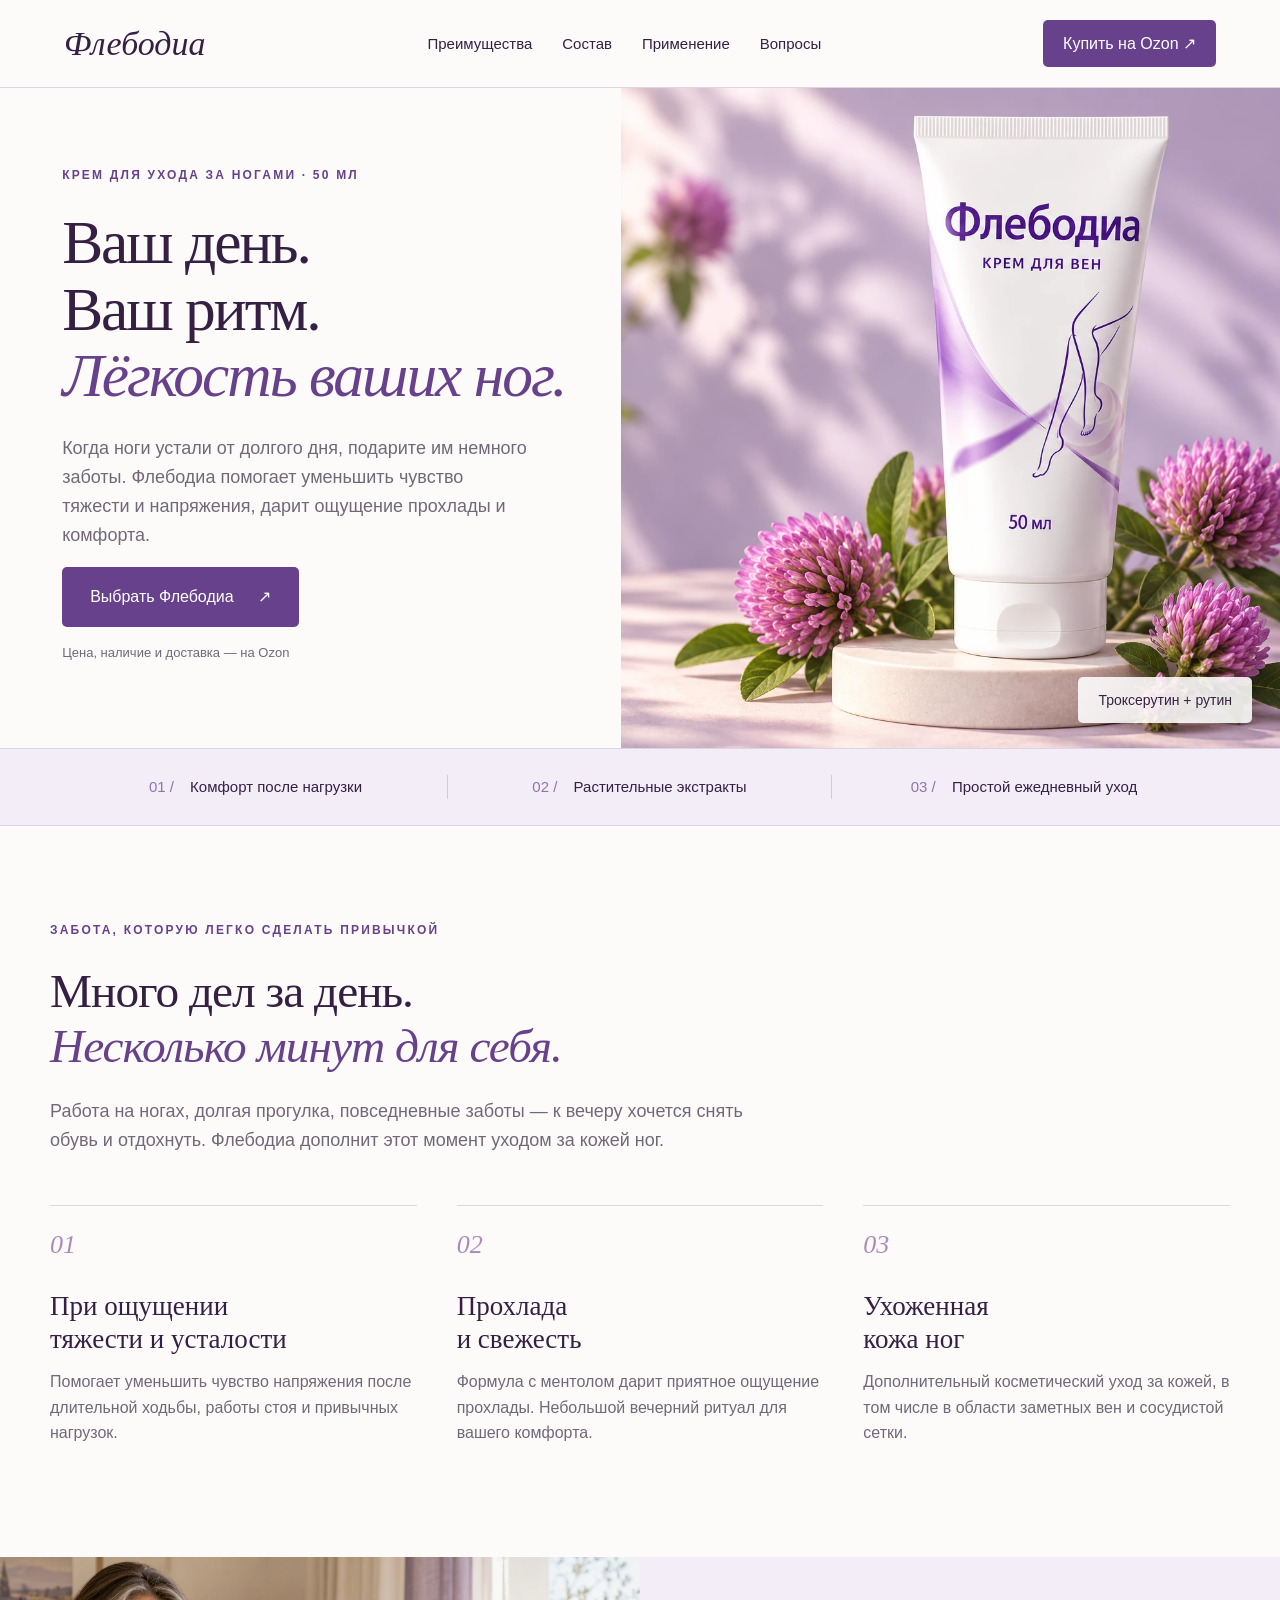
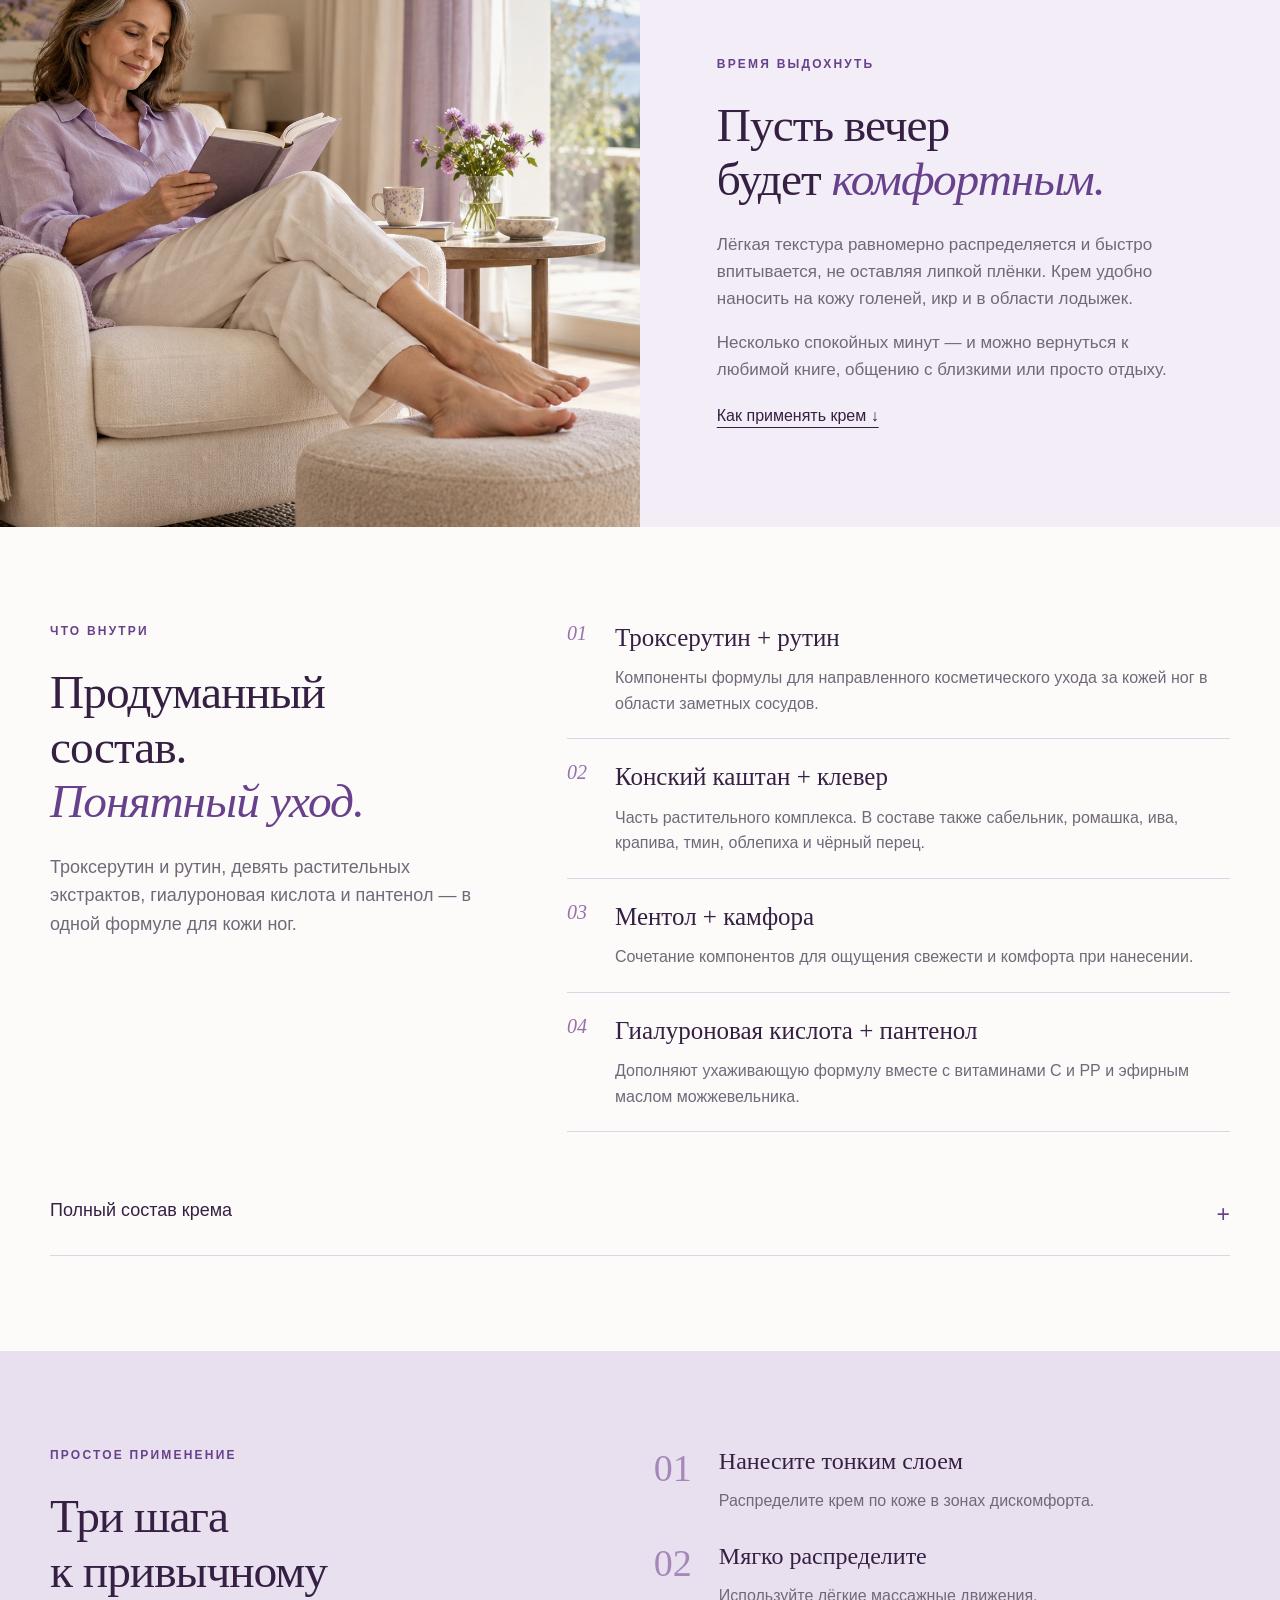
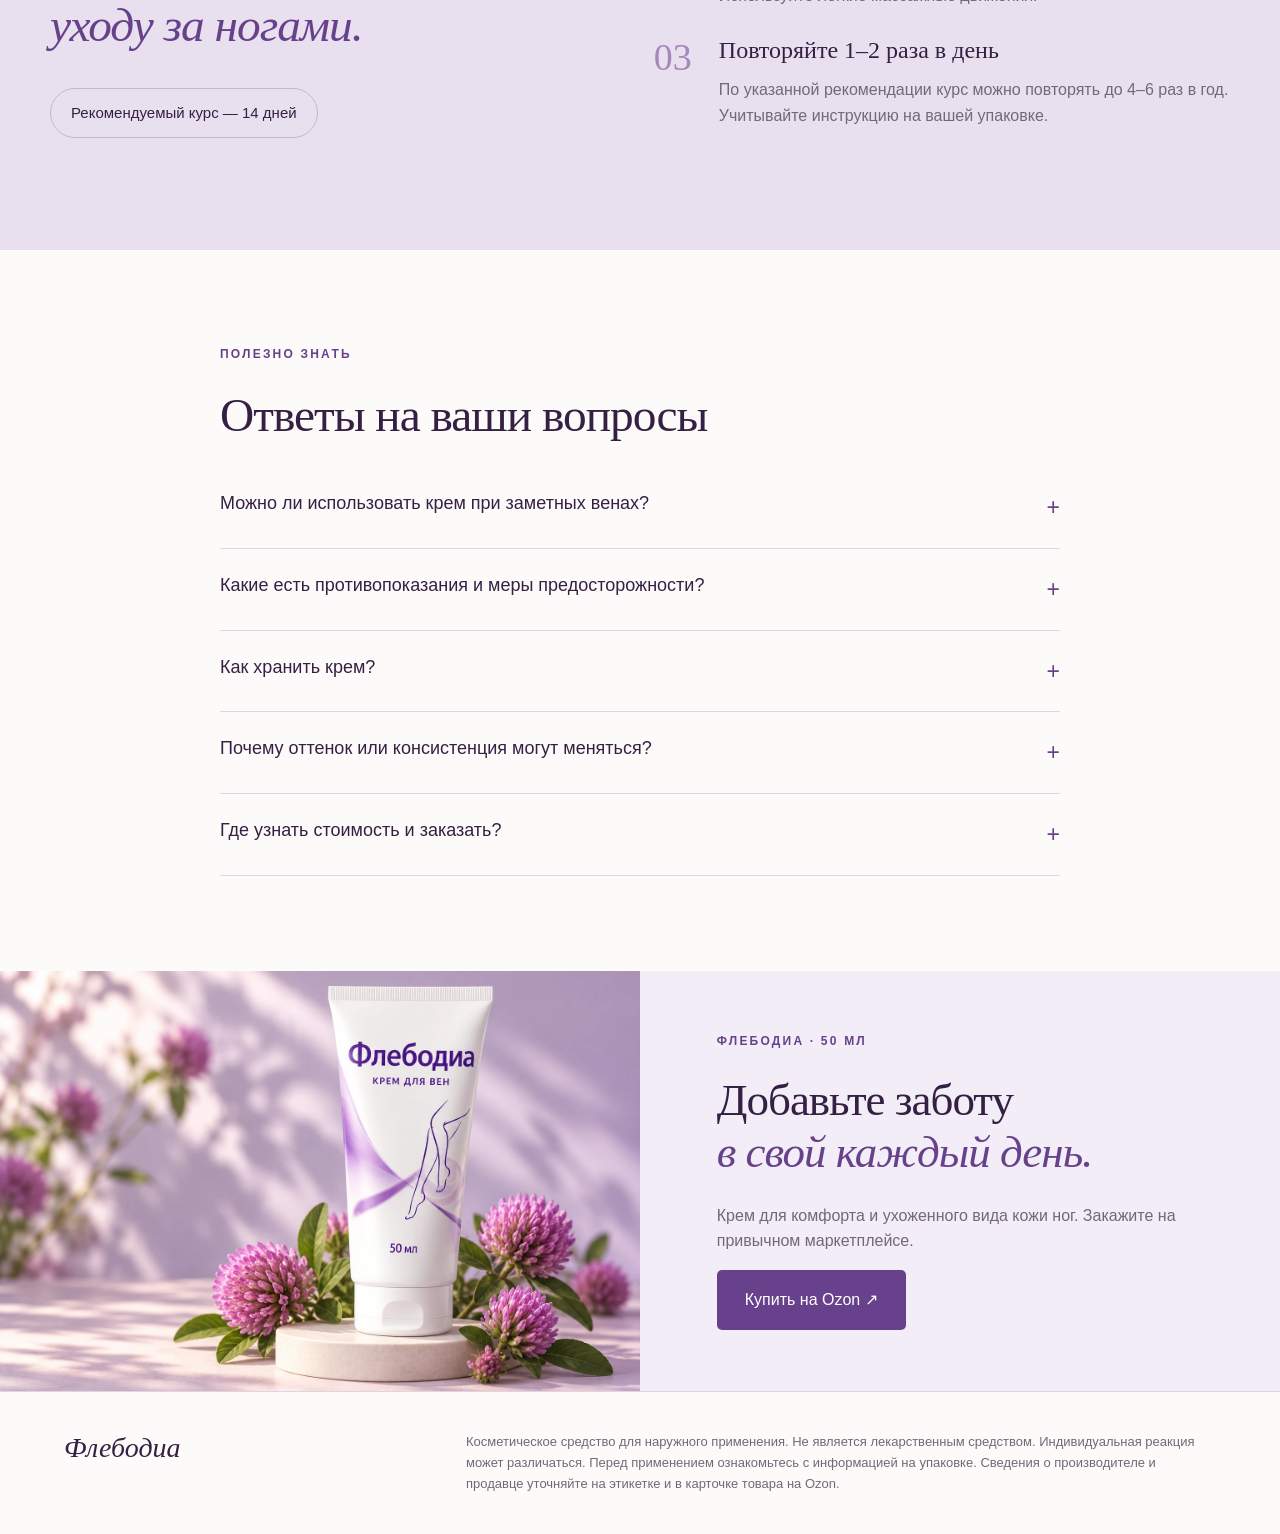
<file: flebodia/index.html>
<!doctype html><html lang="ru"><head><meta charset="utf-8"><meta name="viewport" content="width=device-width,initial-scale=1"><meta name="description" content="Флебодиа — крем для ухода за кожей ног. Троксерутин, рутин и растительные экстракты. Состав, применение и покупка на Ozon."><title>Флебодиа — лёгкость и комфорт ваших ног</title><style>
:root{--ink:#352044;--purple:#67418b;--muted:#726879;--pale:#f2edf6;--line:#ded4e5}*{box-sizing:border-box}html{scroll-behavior:smooth;scroll-padding-top:90px}body{margin:0;background:#fdfbf9;color:var(--ink);font:18px/1.6 Arial,sans-serif}a{color:inherit}header{height:88px;display:flex;align-items:center;justify-content:space-between;padding:0 5%;background:#fdfbf9f5;border-bottom:1px solid var(--line);position:sticky;top:0;z-index:10;backdrop-filter:blur(12px)}.brand{font:italic 34px Georgia,serif;text-decoration:none}nav{display:flex;gap:30px;font-size:15px}nav a{text-decoration:none}.btn{display:inline-flex;align-items:center;justify-content:center;gap:24px;background:var(--purple);color:white;padding:17px 28px;text-decoration:none;border-radius:5px;font-size:16px;transition:.2s}.btn:hover{background:#452860;transform:translateY(-2px)}.small{padding:11px 20px}a:focus-visible,summary:focus-visible{outline:3px solid #bc8dce;outline-offset:5px}.hero{display:grid;grid-template-columns:1fr 1.06fr;min-height:660px}.hero-copy{padding:78px 8% 65px 10%}.eyebrow{font-size:12px;letter-spacing:2.2px;text-transform:uppercase;color:var(--purple);font-weight:bold;display:block;margin-bottom:24px}h1,h2,h3,p{margin-top:0}h1{font:normal clamp(44px,4.8vw,74px)/1.08 Georgia,serif;letter-spacing:-2px;margin-bottom:26px}h1 em,h2 em{color:var(--purple);font-weight:normal}p{color:var(--muted)}.hero p{max-width:470px}.hero-image{position:relative;overflow:hidden;min-height:560px;background:var(--pale)}.hero-image img{width:100%;height:100%;object-fit:cover;object-position:65% center;position:absolute}.volume{position:absolute;right:28px;bottom:25px;background:#ffffffde;padding:12px 20px;border-radius:5px;font-size:14px}.micro{font-size:13px;margin:16px 0 0}.ribbon{display:grid;grid-template-columns:repeat(3,1fr);border-block:1px solid var(--line);padding:26px 5%;background:var(--pale)}.ribbon div{text-align:center;font-size:15px;border-right:1px solid #d6c8df}.ribbon div:last-child{border:0}.ribbon span{color:#9273ad;margin-right:12px}.wrap{max-width:1260px;margin:auto;padding:95px 40px}h2{font:normal clamp(36px,3.7vw,54px)/1.15 Georgia,serif;letter-spacing:-1px;margin-bottom:24px}h3{font:normal 27px/1.25 Georgia,serif;margin-bottom:12px}.intro{max-width:710px}.benefits{display:grid;grid-template-columns:repeat(3,1fr);gap:40px;margin-top:50px}.benefit{border-top:1px solid var(--line);padding-top:24px}.num{font:italic 26px Georgia;color:#ab8bbd;display:block;margin-bottom:30px}.benefit p{font-size:16px}.split{display:grid;grid-template-columns:1fr 1fr;align-items:center;background:var(--pale)}.split>img{width:100%;height:570px;object-fit:cover;object-position:38% center}.split .copy{padding:65px 12%}.split p{font-size:17px}.textlink{font-size:16px;text-decoration-thickness:1px;text-underline-offset:6px}.ingredients{display:grid;grid-template-columns:.8fr 1.2fr;gap:75px}.ingredient{display:grid;grid-template-columns:48px 1fr;border-bottom:1px solid var(--line);padding:22px 0}.ingredient:first-child{padding-top:0}.ingredient p{margin:0;font-size:16px}.ingredient h3{font-size:25px}.dot{font:italic 20px Georgia;color:#9671ab}.full{margin-top:42px}details{border-bottom:1px solid var(--line);padding:22px 0}summary{cursor:pointer;font-size:18px;list-style:none;display:flex;justify-content:space-between;gap:15px}summary:after{content:'+';font-size:23px;color:var(--purple)}details[open] summary:after{content:'−'}details p{font-size:16px;margin:20px 0 0}.how{background:#e9e0ef}.how .wrap{display:grid;grid-template-columns:1fr 1.1fr;gap:80px}.steps{counter-reset:step}.step{display:flex;gap:25px;margin-bottom:27px}.step b{font:normal 38px Georgia;color:#a687ba;min-width:40px}.step h3{font-size:24px}.step p{font-size:16px;margin:0}.course{display:inline-block;border:1px solid #c7b4d6;padding:12px 20px;border-radius:40px;font-size:15px;margin-top:12px}.faq{max-width:920px}.buy{display:grid;grid-template-columns:1fr 1fr;background:var(--pale);align-items:center}.buy img{width:100%;height:420px;object-fit:cover}.buy .copy{padding:50px 12%}.buy h2{font-size:45px}.buy p{font-size:16px}footer{padding:40px 5%;border-top:1px solid var(--line);display:flex;gap:55px;justify-content:space-between}footer p{max-width:750px;font-size:13px;margin:0}footer .brand{font-size:28px}.mobile-buy{display:none}@media(max-width:900px){nav{gap:16px}.hero-copy{padding:55px 7%}.hero{min-height:590px}.hero-image{min-height:500px}.wrap{padding:70px 28px}.ingredients{gap:35px}.split .copy{padding:45px 9%}.how .wrap{gap:35px}}@media(max-width:650px){body{font-size:17px}header{height:73px;padding:0 6%}.brand{font-size:29px}nav{display:none}header .btn{font-size:13px;padding:9px 14px}.hero{display:flex;flex-direction:column}.hero-copy{padding:42px 7% 35px}h1{font-size:49px;letter-spacing:-1.5px}.hero-image{min-height:390px}.hero-image img{object-position:65% 55%}.eyebrow{margin-bottom:18px;font-size:11px}.ribbon{padding:20px 4%;gap:12px}.ribbon div{font-size:12px;padding:0 6px}.ribbon span{display:block;margin:0 0 5px}.wrap{padding:58px 7%}h2{font-size:37px}.benefits{grid-template-columns:1fr;gap:12px;margin-top:30px}.benefit{padding-top:20px}.num{margin-bottom:13px}.split,.ingredients,.how .wrap,.buy{grid-template-columns:1fr;gap:0}.split>img{height:360px}.split .copy{padding:40px 7%}.ingredients>div+div{margin-top:30px}.how .steps{margin-top:35px}.buy img{height:300px}.buy .copy{padding:40px 7%}.buy h2{font-size:36px}footer{display:block;padding:30px 7% 95px}footer .brand{display:block;margin-bottom:18px}.mobile-buy{display:flex;position:fixed;bottom:0;left:0;right:0;padding:10px 6%;background:#fdfbf9f5;border-top:1px solid var(--line);z-index:20;align-items:center;justify-content:space-between;font-size:13px}.mobile-buy .btn{padding:11px 24px}.full{margin-top:24px}}
</style></head><body>
<header><a class="brand" href="#">Флебодиа</a><nav aria-label="Навигация"><a href="#care">Преимущества</a><a href="#formula">Состав</a><a href="#use">Применение</a><a href="#questions">Вопросы</a></nav><a class="btn small" href="https://www.ozon.ru/product/krem-dlya-tela-flebodia-5647065771/" target="_blank" rel="noopener">Купить на Ozon ↗</a></header>
<main><section class="hero"><div class="hero-copy"><span class="eyebrow">Крем для ухода за ногами · 50 мл</span><h1>Ваш день.<br>Ваш ритм.<br><em>Лёгкость ваших ног.</em></h1><p>Когда ноги устали от долгого дня, подарите им немного заботы. Флебодиа помогает уменьшить чувство тяжести и напряжения, дарит ощущение прохлады и комфорта.</p><a class="btn" href="https://www.ozon.ru/product/krem-dlya-tela-flebodia-5647065771/" target="_blank" rel="noopener">Выбрать Флебодиа <span>↗</span></a><p class="micro">Цена, наличие и доставка — на Ozon</p></div><div class="hero-image"><img src="assets/hero.webp" alt="Белая туба крема Флебодиа 50 мл среди цветов клевера" fetchpriority="high"><span class="volume">Троксерутин + рутин</span></div></section>
<div class="ribbon"><div><span>01 /</span> Комфорт после нагрузки</div><div><span>02 /</span> Растительные экстракты</div><div><span>03 /</span> Простой ежедневный уход</div></div>
<section class="wrap" id="care"><div class="intro"><span class="eyebrow">Забота, которую легко сделать привычкой</span><h2>Много дел за день.<br><em>Несколько минут для себя.</em></h2><p>Работа на ногах, долгая прогулка, повседневные заботы — к вечеру хочется снять обувь и отдохнуть. Флебодиа дополнит этот момент уходом за кожей ног.</p></div><div class="benefits"><article class="benefit"><span class="num">01</span><h3>При ощущении<br>тяжести и усталости</h3><p>Помогает уменьшить чувство напряжения после длительной ходьбы, работы стоя и привычных нагрузок.</p></article><article class="benefit"><span class="num">02</span><h3>Прохлада<br>и свежесть</h3><p>Формула с ментолом дарит приятное ощущение прохлады. Небольшой вечерний ритуал для вашего комфорта.</p></article><article class="benefit"><span class="num">03</span><h3>Ухоженная<br>кожа ног</h3><p>Дополнительный косметический уход за кожей, в том числе в области заметных вен и сосудистой сетки.</p></article></div></section>
<section class="split"><img src="assets/rest.webp" alt="Женщина отдыхает с книгой в светлой комнате" loading="lazy"><div class="copy"><span class="eyebrow">Время выдохнуть</span><h2>Пусть вечер<br>будет <em>комфортным.</em></h2><p>Лёгкая текстура равномерно распределяется и быстро впитывается, не оставляя липкой плёнки. Крем удобно наносить на кожу голеней, икр и в области лодыжек.</p><p>Несколько спокойных минут — и можно вернуться к любимой книге, общению с близкими или просто отдыху.</p><a class="textlink" href="#use">Как применять крем ↓</a></div></section>
<section class="wrap" id="formula"><div class="ingredients"><div><span class="eyebrow">Что внутри</span><h2>Продуманный<br>состав.<br><em>Понятный уход.</em></h2><p>Троксерутин и рутин, девять растительных экстрактов, гиалуроновая кислота и пантенол — в одной формуле для кожи ног.</p></div><div><article class="ingredient"><span class="dot">01</span><div><h3>Троксерутин + рутин</h3><p>Компоненты формулы для направленного косметического ухода за кожей ног в области заметных сосудов.</p></div></article><article class="ingredient"><span class="dot">02</span><div><h3>Конский каштан + клевер</h3><p>Часть растительного комплекса. В составе также сабельник, ромашка, ива, крапива, тмин, облепиха и чёрный перец.</p></div></article><article class="ingredient"><span class="dot">03</span><div><h3>Ментол + камфора</h3><p>Сочетание компонентов для ощущения свежести и комфорта при нанесении.</p></div></article><article class="ingredient"><span class="dot">04</span><div><h3>Гиалуроновая кислота + пантенол</h3><p>Дополняют ухаживающую формулу вместе с витаминами С и РР и эфирным маслом можжевельника.</p></div></article></div></div><details class="full"><summary>Полный состав крема</summary><p>Очищенная вода, гиалуроновая кислота, ментол, камфора; экстракты: сабельника, клевера, ромашки, конского каштана, ивы, крапивы, тмина, облепихи, чёрного перца; эфирное масло можжевеловое, троксерутин, рутин, цетеариловый спирт, воск эмульсионный, цетеарет 20, изопропилпальмитат, пантенол, витамин С, витамин РР, феноксиэтанол, этилгексилглицерин.</p></details></section>
<section class="how" id="use"><div class="wrap"><div><span class="eyebrow">Простое применение</span><h2>Три шага<br>к привычному<br><em>уходу за ногами.</em></h2><span class="course">Рекомендуемый курс — 14 дней</span></div><div class="steps"><article class="step"><b>01</b><div><h3>Нанесите тонким слоем</h3><p>Распределите крем по коже в зонах дискомфорта.</p></div></article><article class="step"><b>02</b><div><h3>Мягко распределите</h3><p>Используйте лёгкие массажные движения.</p></div></article><article class="step"><b>03</b><div><h3>Повторяйте 1–2 раза в день</h3><p>По указанной рекомендации курс можно повторять до 4–6 раз в год. Учитывайте инструкцию на вашей упаковке.</p></div></article></div></div></section>
<section class="wrap faq" id="questions"><span class="eyebrow">Полезно знать</span><h2>Ответы на ваши вопросы</h2><details><summary>Можно ли использовать крем при заметных венах?</summary><p>Крем предназначен для дополнительного косметического ухода за кожей ног, в том числе в области заметных вен и сосудистой сетки. Он не заменяет диагностику и лечение варикозной болезни и не предназначен для устранения расширенных вен.</p></details><details><summary>Какие есть противопоказания и меры предосторожности?</summary><p>Индивидуальная непереносимость отдельных компонентов. При возникновении аллергической реакции смойте крем водой и прекратите использование. Избегайте контакта с глазами. Только для наружного применения.</p></details><details><summary>Как хранить крем?</summary><p>В недоступном для детей месте, при температуре не выше 25 °C, вдали от прямых солнечных лучей и отопительных приборов. Срок годности — 2 года. После вскрытия хранить не более 1 года, в пределах общего срока годности. Дата изготовления указана на этикетке.</p></details><details><summary>Почему оттенок или консистенция могут меняться?</summary><p>По информации о товаре, натуральные растительные компоненты могут приводить к изменению цвета и консистенции при хранении. Эти изменения сами по себе не влияют на качество средства при соблюдении условий хранения и срока годности.</p></details><details><summary>Где узнать стоимость и заказать?</summary><p>Перейдите в карточку Флебодиа на Ozon. Там указаны актуальная цена, наличие и условия доставки в ваш населённый пункт.</p></details></section>
<section class="buy" id="buy"><img src="assets/hero.webp" alt="Крем Флебодиа с троксерутином и рутином, 50 мл" loading="lazy"><div class="copy"><span class="eyebrow">Флебодиа · 50 мл</span><h2>Добавьте заботу<br><em>в свой каждый день.</em></h2><p>Крем для комфорта и ухоженного вида кожи ног. Закажите на привычном маркетплейсе.</p><a class="btn" href="https://www.ozon.ru/product/krem-dlya-tela-flebodia-5647065771/" target="_blank" rel="noopener">Купить на Ozon ↗</a></div></section></main>
<footer><a class="brand" href="#">Флебодиа</a><p>Косметическое средство для наружного применения. Не является лекарственным средством. Индивидуальная реакция может различаться. Перед применением ознакомьтесь с информацией на упаковке. Сведения о производителе и продавце уточняйте на этикетке и в карточке товара на Ozon.</p></footer><div class="mobile-buy"><span>Флебодиа · 50 мл</span><a class="btn" href="https://www.ozon.ru/product/krem-dlya-tela-flebodia-5647065771/" target="_blank" rel="noopener">Купить на Ozon ↗</a></div></body></html>
</file>
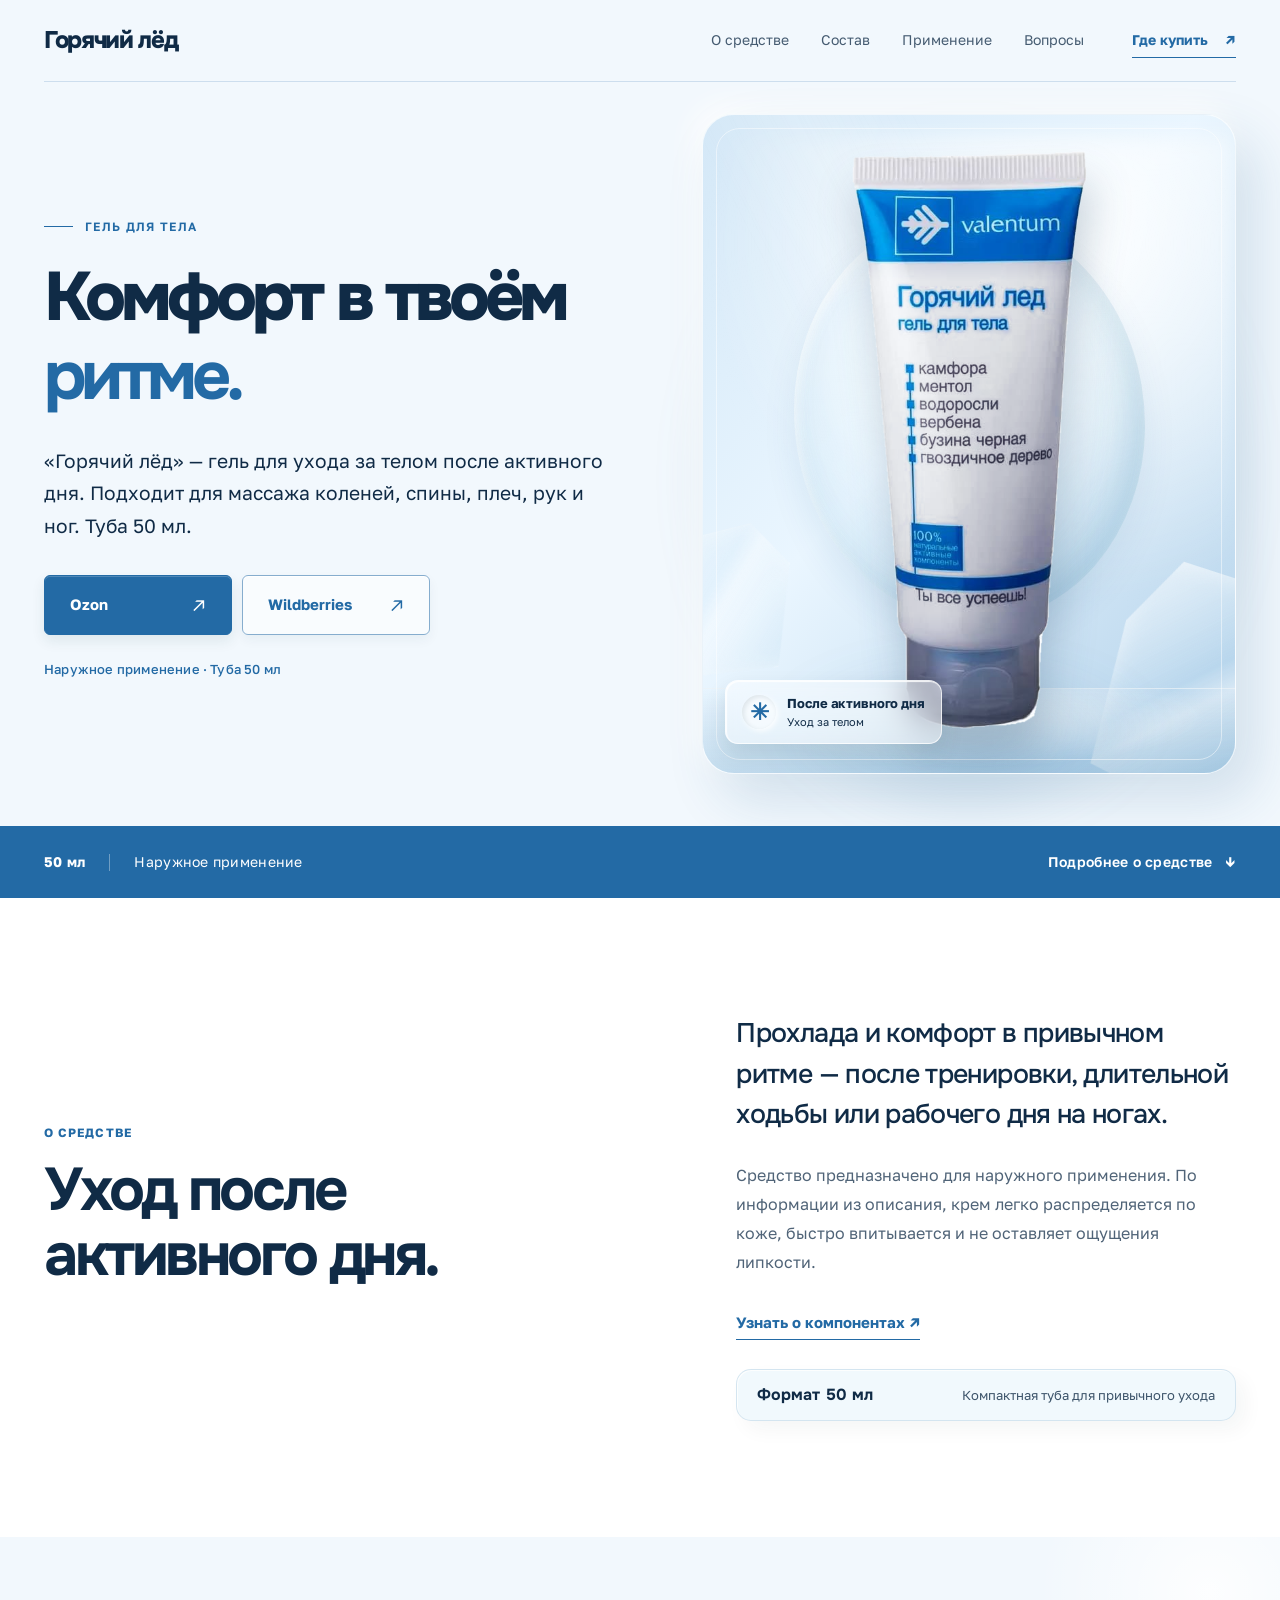
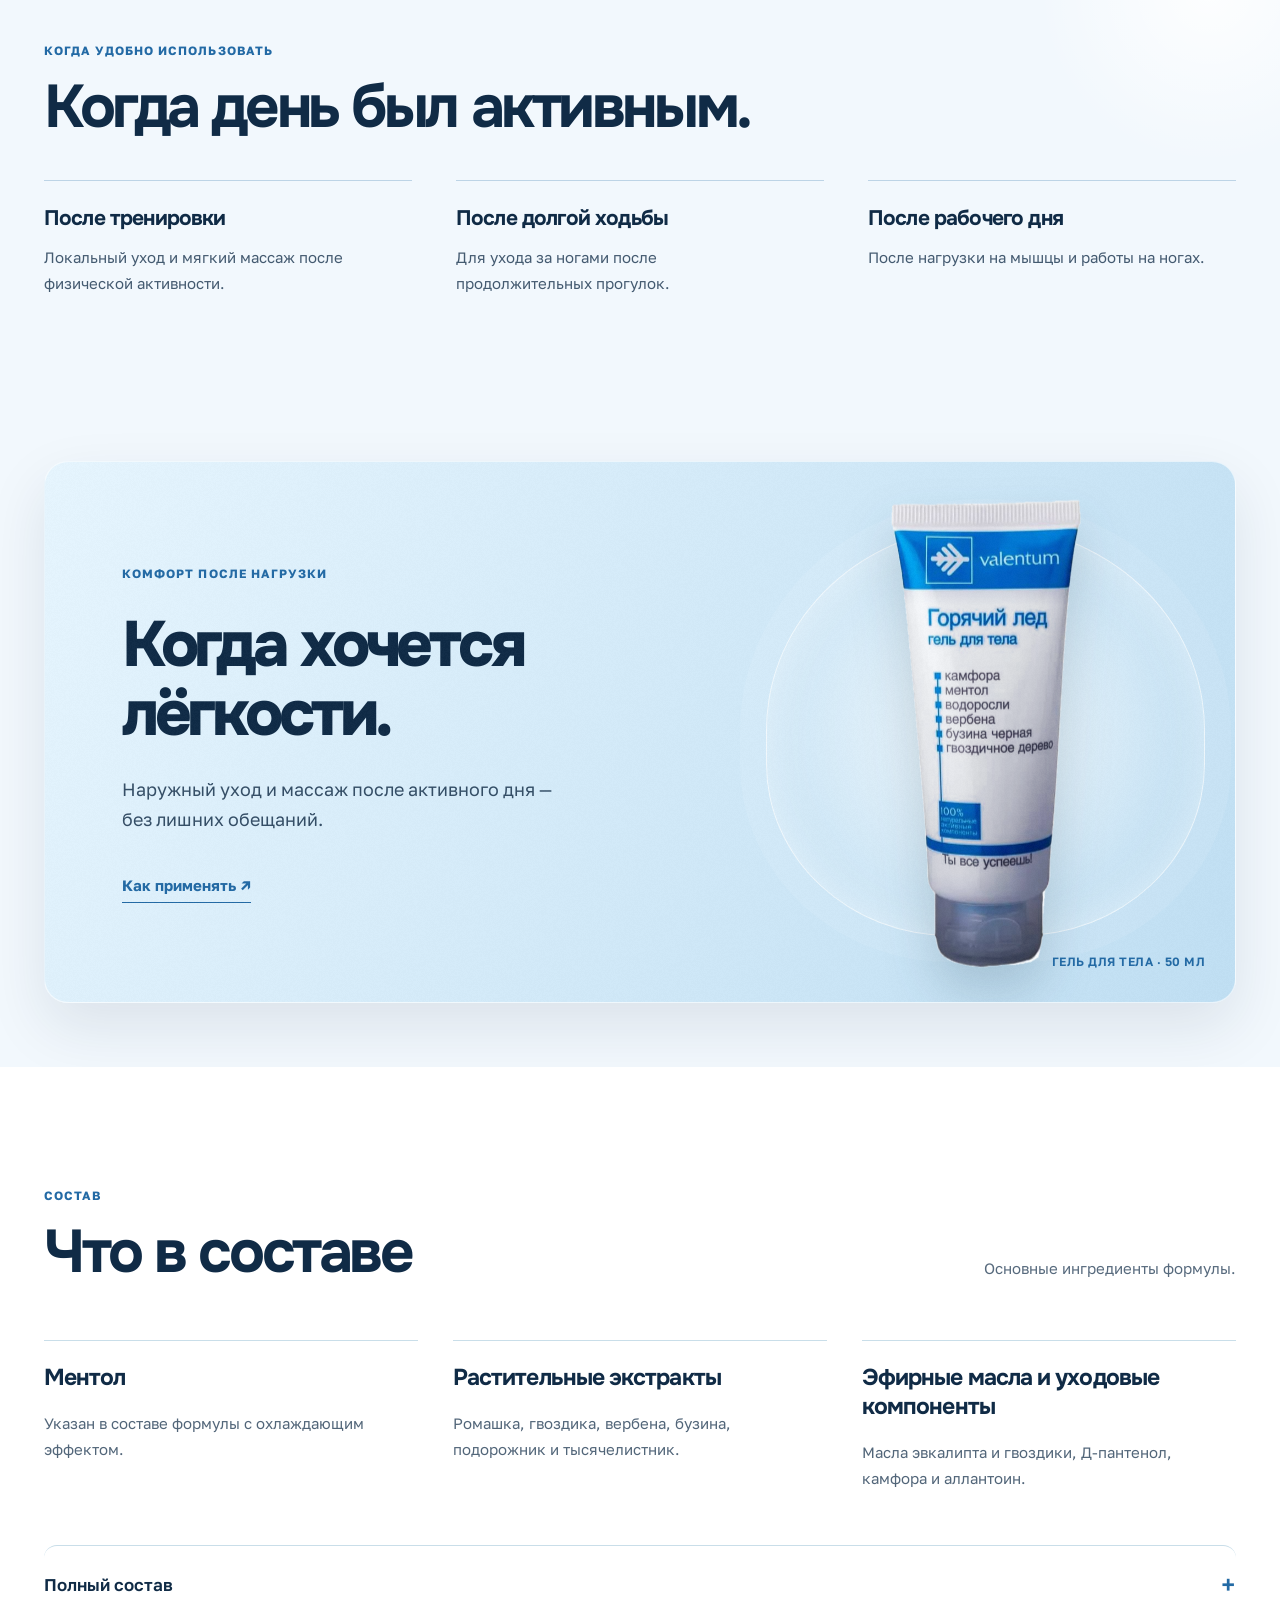
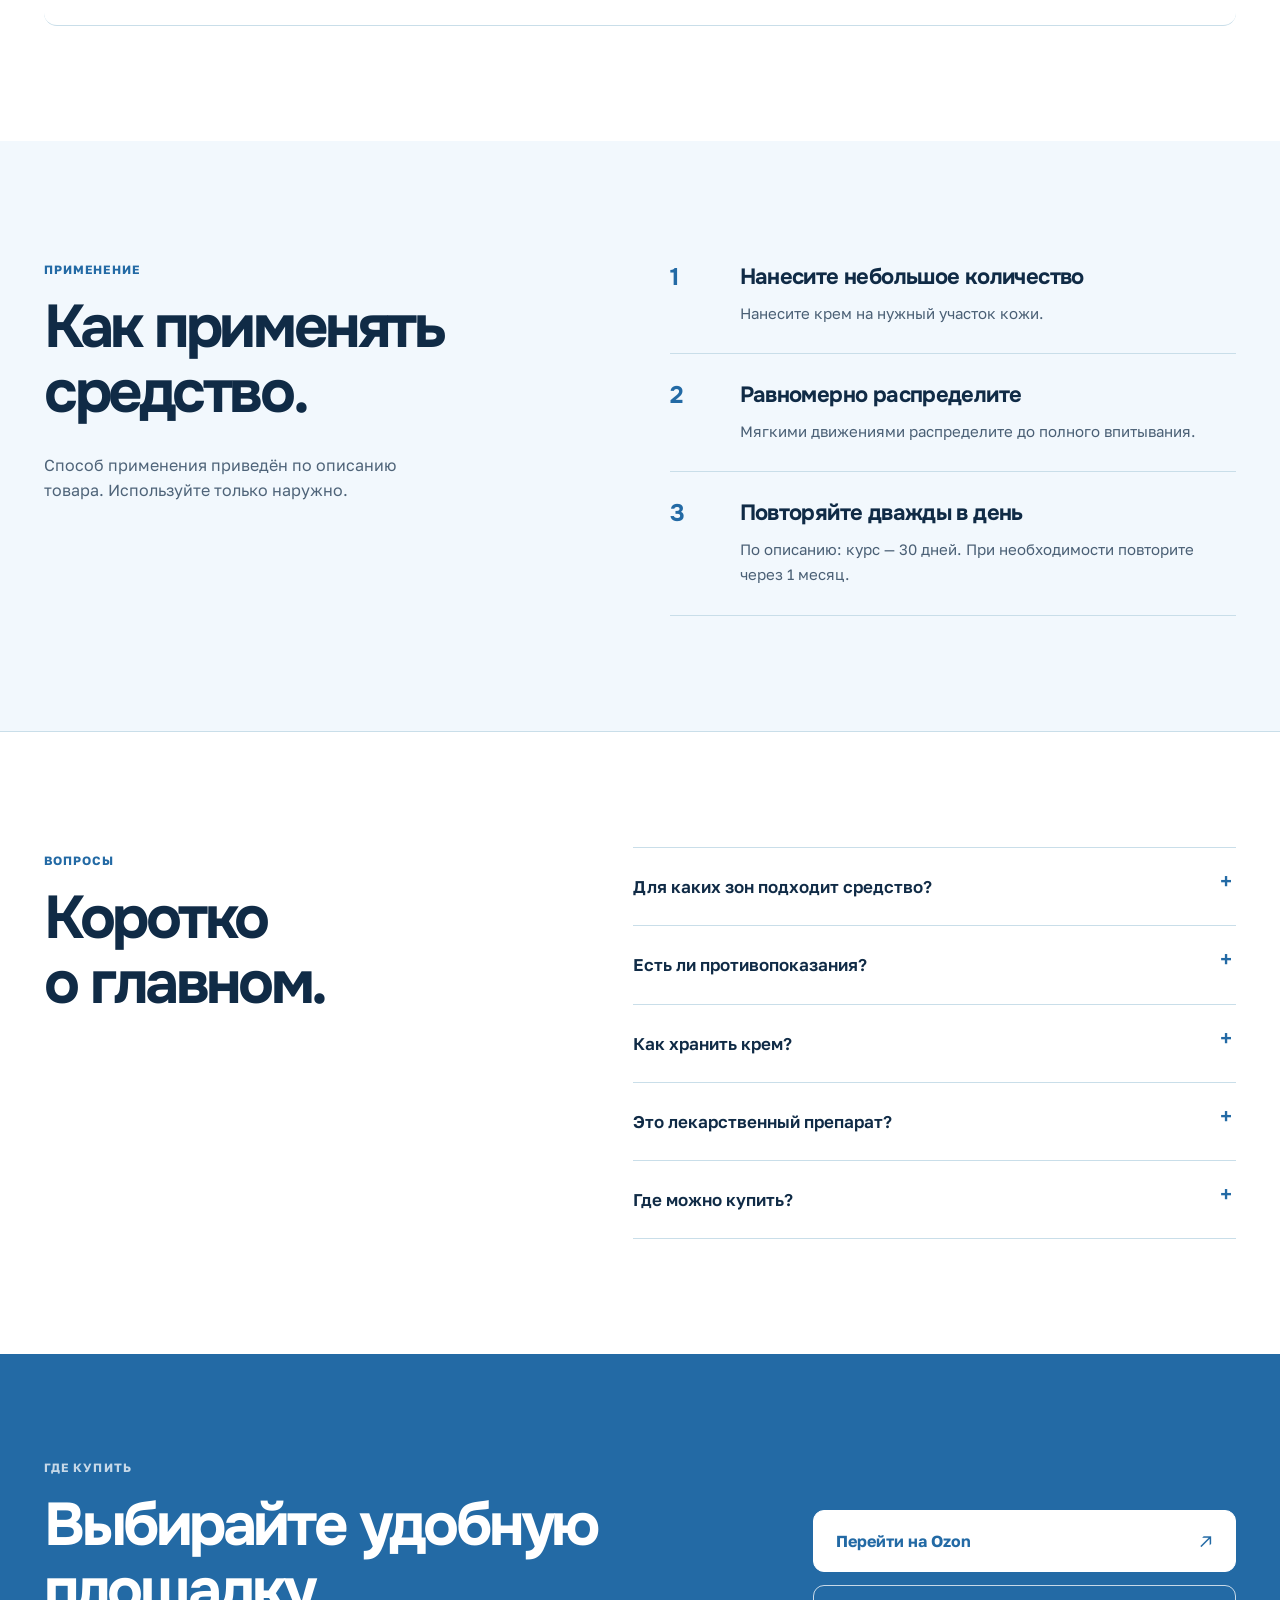
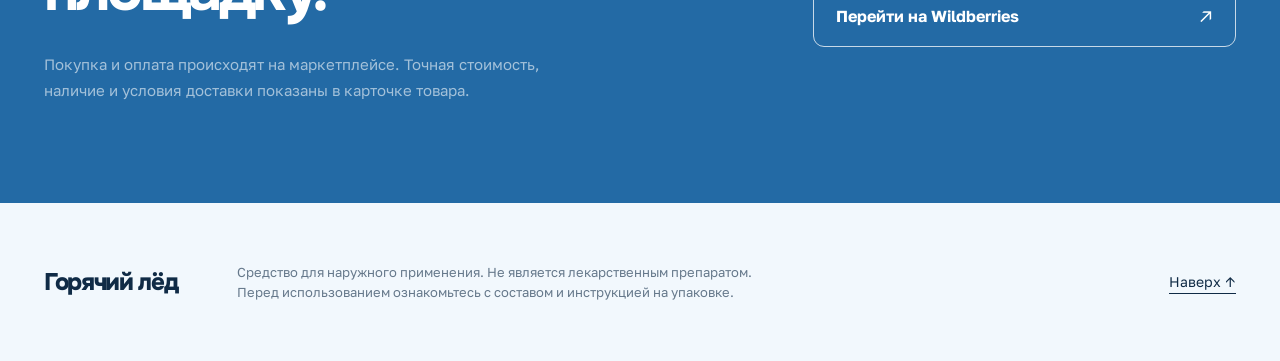
<file: hot-ice/index.html>
<!DOCTYPE html>

<html lang="ru">
<head>
<meta charset="utf-8"/>
<meta content="width=device-width,initial-scale=1" name="viewport"/>
<meta content="#F2F8FD" name="theme-color"/>
<meta content="noindex,nofollow" name="robots"/>
<meta content="Горячий лёд — наружный охлаждающий уход за телом. Туба 50 мл, состав, способ применения и ссылки на Ozon и Wildberries." name="description"/>
<title>Горячий лёд — уход и где купить</title>
<link href="https://fonts.googleapis.com" rel="preconnect"/>
<link crossorigin="" href="https://fonts.gstatic.com" rel="preconnect"/>
<link href="https://fonts.googleapis.com/css2?family=Onest:wght@400;500;600;700;800&amp;family=Golos+Text:wght@400;500;600;700&amp;display=swap" rel="stylesheet"/>
<link href="styles.css" rel="stylesheet"/>
<script defer="" src="script.js"></script>
<link href="editorial.css" rel="stylesheet"/><link href="atmosphere.css" rel="stylesheet"/><link href="motion.css" rel="stylesheet"/></head>
<body id="top"><div aria-hidden="true" class="scroll-track"><span class="scroll-track__progress"></span></div>
<a class="skip-link" href="#main">К содержимому</a>
<header class="site-header">
<div class="wrap head-inner">
<a aria-label="Горячий лёд — наверх" class="logo" href="#top">Горячий лёд</a>
<nav aria-label="Разделы страницы" class="main-nav" id="main-nav">
<a href="#about">О средстве</a><a href="#ingredients">Состав</a><a href="#usage">Применение</a><a href="#faq">Вопросы</a>
</nav>
<a class="head-buy" href="#buy">Где купить <span aria-hidden="true">↗</span></a>
<button aria-controls="main-nav" aria-expanded="false" aria-label="Открыть меню" class="menu-toggle" type="button"><span></span><span></span></button>
</div>
</header>
<main id="main">
<section aria-labelledby="hero-title" class="hero">
<div class="wrap hero-layout">
<div class="hero-copy">
<div class="eyebrow entrance" style="--delay:0s">ГЕЛЬ ДЛЯ ТЕЛА</div>
<h1 class="entrance" id="hero-title" style="--delay:.07s"><span class="motion-line"><span class="motion-line__inner" style="--line-delay:90ms">Комфорт в твоём</span></span><span class="motion-line"><span class="motion-line__inner" style="--line-delay:225ms"><span class="italic-accent">ритме.</span></span></span></h1>
<p class="hero-intro entrance" style="--delay:.14s">«Горячий лёд» — гель для ухода за телом после активного дня. Подходит для массажа коленей, спины, плеч, рук и ног. Туба 50 мл.</p>
<div class="market-actions entrance" style="--delay:.21s">
<a class="btn btn-primary" href="https://www.ozon.ru/product/sredstvo-dlya-sustavov-goryachiy-led-tuba-50-ml-4342397494/" rel="noopener noreferrer" target="_blank"><span>Ozon</span><span aria-hidden="true" class="btn-arrow">↗</span></a>
<a class="btn btn-alt" href="https://www.wildberries.ru/catalog/1123489882/detail.aspx" rel="noopener noreferrer" target="_blank"><span>Wildberries</span><span aria-hidden="true" class="btn-arrow">↗</span></a>
</div>
<p class="hero-footnote entrance" style="--delay:.29s">Наружное применение · Туба 50 мл</p></div>
<div class="hero-visual">
<div aria-label="Фото средства Горячий лёд" class="photo-stage photo-stage--hot-ice">
<div aria-hidden="true" class="atmosphere-sculpt"><span class="backdrop-glow"></span><span class="air-column"></span><span class="facet facet-1"></span><span class="facet facet-2"></span><span class="surface-wave"></span><span class="light-sweep"></span></div><span aria-hidden="true" class="motion-light"></span><img alt="Туба геля «Горячий лёд» — оригинальное фото предоставленной упаковки" class="product-photo" decoding="async" fetchpriority="high" height="855" loading="eager" src="assets/product.png" width="349"/>
<div aria-hidden="true" class="glass-float"><span class="glass-float__symbol">✳</span><span class="glass-float__copy"><strong>После активного дня</strong><small>Уход за телом</small></span></div></div>
</div>
</div>
</section>
<section aria-label="Формат продукта" class="subline"><div class="wrap subline-inner"><span>50 мл</span><span class="subline-divider"></span><span>Наружное применение</span><a href="#about">Подробнее о средстве <span aria-hidden="true">↓</span></a></div></section>
<section class="section intro-section" id="about">
<div class="wrap introduction">
<div class="section-head" data-animate=""><span class="section-label">О СРЕДСТВЕ</span><h2>Уход после<br/>активного дня.</h2></div>
<div class="intro-side" data-animate=""><p class="lead-text">Прохлада и комфорт в привычном ритме — после тренировки, длительной ходьбы или рабочего дня на ногах.</p><p>Средство предназначено для наружного применения. По информации из описания, крем легко распределяется по коже, быстро впитывается и не оставляет ощущения липкости.</p><a class="simple-link" href="#ingredients">Узнать о компонентах ↗</a><div class="care-ticket"><span class="care-ticket__title">Формат 50 мл</span><span class="care-ticket__text">Компактная туба для привычного ухода</span></div></div>
</div>
</section><section aria-labelledby="occasion-title" class="occasion-section"><div class="wrap">
<div class="occasion-heading" data-animate=""><span class="section-label">КОГДА УДОБНО ИСПОЛЬЗОВАТЬ</span><h2 id="occasion-title">Когда день был активным.</h2></div>
<div class="occasion-grid">
<div class="occasion" data-animate=""><h3>После тренировки</h3><p>Локальный уход и мягкий массаж после физической активности.</p></div>
<div class="occasion" data-animate=""><h3>После долгой ходьбы</h3><p>Для ухода за ногами после продолжительных прогулок.</p></div>
<div class="occasion" data-animate=""><h3>После рабочего дня</h3><p>После нагрузки на мышцы и работы на ногах.</p></div>
</div></div></section>
<section aria-labelledby="chapter-heading" class="motion-interlude"><div class="wrap"><div class="motion-interlude__frame" data-motion-chapter="" style="--interlude-bg:linear-gradient(116deg,#e6f5fe, #c0dff3)"><div class="motion-interlude__copy" data-animate=""><span class="section-label">КОМФОРТ ПОСЛЕ НАГРУЗКИ</span><h2 id="chapter-heading">Когда хочется лёгкости.</h2><p>Наружный уход и массаж после активного дня — без лишних обещаний.</p><a class="simple-link" href="#usage">Как применять ↗</a></div><div aria-hidden="true" class="motion-interlude__art"><img alt="" class="motion-interlude__product" decoding="async" height="855" loading="lazy" src="assets/product.png" width="349"/><span class="motion-interlude__micro">ГЕЛЬ ДЛЯ ТЕЛА · 50 МЛ</span></div></div></div></section><section class="section ingredients-section" id="ingredients">
<div class="wrap">
<div class="section-heading-row" data-animate=""><div><span class="section-label">СОСТАВ</span><h2>Что в составе</h2></div><p>Основные ингредиенты формулы.</p></div>
<div class="ingredients-grid">
<article class="ingredient" data-animate=""><h3>Ментол</h3><p>Указан в составе формулы с охлаждающим эффектом.</p></article>
<article class="ingredient" data-animate=""><h3>Растительные экстракты</h3><p>Ромашка, гвоздика, вербена, бузина, подорожник и тысячелистник.</p></article>
<article class="ingredient" data-animate=""><h3>Эфирные масла и уходовые компоненты</h3><p>Масла эвкалипта и гвоздики, Д-пантенол, камфора и аллантоин.</p></article>
</div><details class="full-composition"><summary>Полный состав <span aria-hidden="true">+</span></summary><div class="composition-body"><p class="composition-copy">вода очищенная; растительные экстракты: ромашки, гвоздики, вербены, бузины, подорожника, тысячелистника; ментол, эфирное масло эвкалипта, эфирное масло гвоздики, д-пантенол, масло вазелиновое, цетеариловый спирт, воск эмульсионный, камфора, аллантоин, моностеарат глицерина, цетеарет 20, глицерин, изопропилпальмитат, пэг-40 масло касторовое гидрогенизированное, полисорбат 20, триэтаноламин, феноксиэтанол, этилгексилглицерин.</p><p class="composition-note">Перед применением проверьте состав на упаковке.</p></div></details>
</div>
</section>
<section class="section ritual-section" id="usage">
<div class="wrap ritual-layout">
<div class="ritual-intro" data-animate=""><span class="section-label">ПРИМЕНЕНИЕ</span><h2>Как применять<br/>средство.</h2><p>Способ применения приведён по описанию товара. Используйте только наружно.</p></div>
<ol class="ritual-steps"><li data-animate=""><div><h3>Нанесите небольшое количество</h3><p>Нанесите крем на нужный участок кожи.</p></div></li>
<li data-animate=""><div><h3>Равномерно распределите</h3><p>Мягкими движениями распределите до полного впитывания.</p></div></li>
<li data-animate=""><div><h3>Повторяйте дважды в день</h3><p>По описанию: курс — 30 дней. При необходимости повторите через 1 месяц.</p></div></li></ol>
</div>
</section>
<section class="section questions-section" id="faq">
<div class="wrap questions-grid"><div data-animate=""><span class="section-label">ВОПРОСЫ</span><h2>Коротко<br/>о главном.</h2></div><div class="faq-list">
<details><summary>Для каких зон подходит средство?</summary><p>По описанию товара, средство используют для массажа локальных зон: коленей, спины, плеч, рук и ног.</p></details>
<details><summary>Есть ли противопоказания?</summary><p>Индивидуальная непереносимость отдельных компонентов. Не используйте средство при известной чувствительности к составу.</p></details>
<details><summary>Как хранить крем?</summary><p>В недоступном для детей месте при температуре не выше 25 °C, вдали от прямых солнечных лучей и отопительных приборов.</p></details>
<details><summary>Это лекарственный препарат?</summary><p>Нет. Согласно предоставленному описанию, средство не является лекарственным препаратом и предназначено для наружного применения.</p></details>
<details><summary>Где можно купить?</summary><p>На Ozon или Wildberries по кнопкам на этой странице. Цена, наличие и доставка отображаются на площадке.</p></details>
</div></div>
</section>
<section class="purchase-section" id="buy">
<div class="wrap purchase-layout"><div data-animate=""><span class="section-label">ГДЕ КУПИТЬ</span><h2>Выбирайте удобную площадку.</h2><p>Покупка и оплата происходят на маркетплейсе. Точная стоимость, наличие и условия доставки показаны в карточке товара.</p></div>
<div class="purchase-links" data-animate=""><a class="btn btn-primary" href="https://www.ozon.ru/product/sredstvo-dlya-sustavov-goryachiy-led-tuba-50-ml-4342397494/" rel="noopener noreferrer" target="_blank"><span>Перейти на Ozon</span><span aria-hidden="true" class="btn-arrow">↗</span></a><a class="btn btn-alt" href="https://www.wildberries.ru/catalog/1123489882/detail.aspx" rel="noopener noreferrer" target="_blank"><span>Перейти на Wildberries</span><span aria-hidden="true" class="btn-arrow">↗</span></a></div>
</div>
</section>
</main>
<footer class="site-footer"><div class="wrap footer-inner"><a class="logo" href="#top">Горячий лёд</a><p>Средство для наружного применения. Не является лекарственным препаратом. Перед использованием ознакомьтесь с составом и инструкцией на упаковке.</p><a class="footer-top" href="#top">Наверх ↑</a></div></footer>
<div aria-label="Выбрать маркетплейс" class="mobile-buy-dock"><a href="https://www.ozon.ru/product/sredstvo-dlya-sustavov-goryachiy-led-tuba-50-ml-4342397494/" rel="noopener noreferrer" target="_blank">Ozon ↗</a><a href="https://www.wildberries.ru/catalog/1123489882/detail.aspx" rel="noopener noreferrer" target="_blank">Wildberries ↗</a></div><script defer="True" src="motion.js"></script></body></html>
</file>
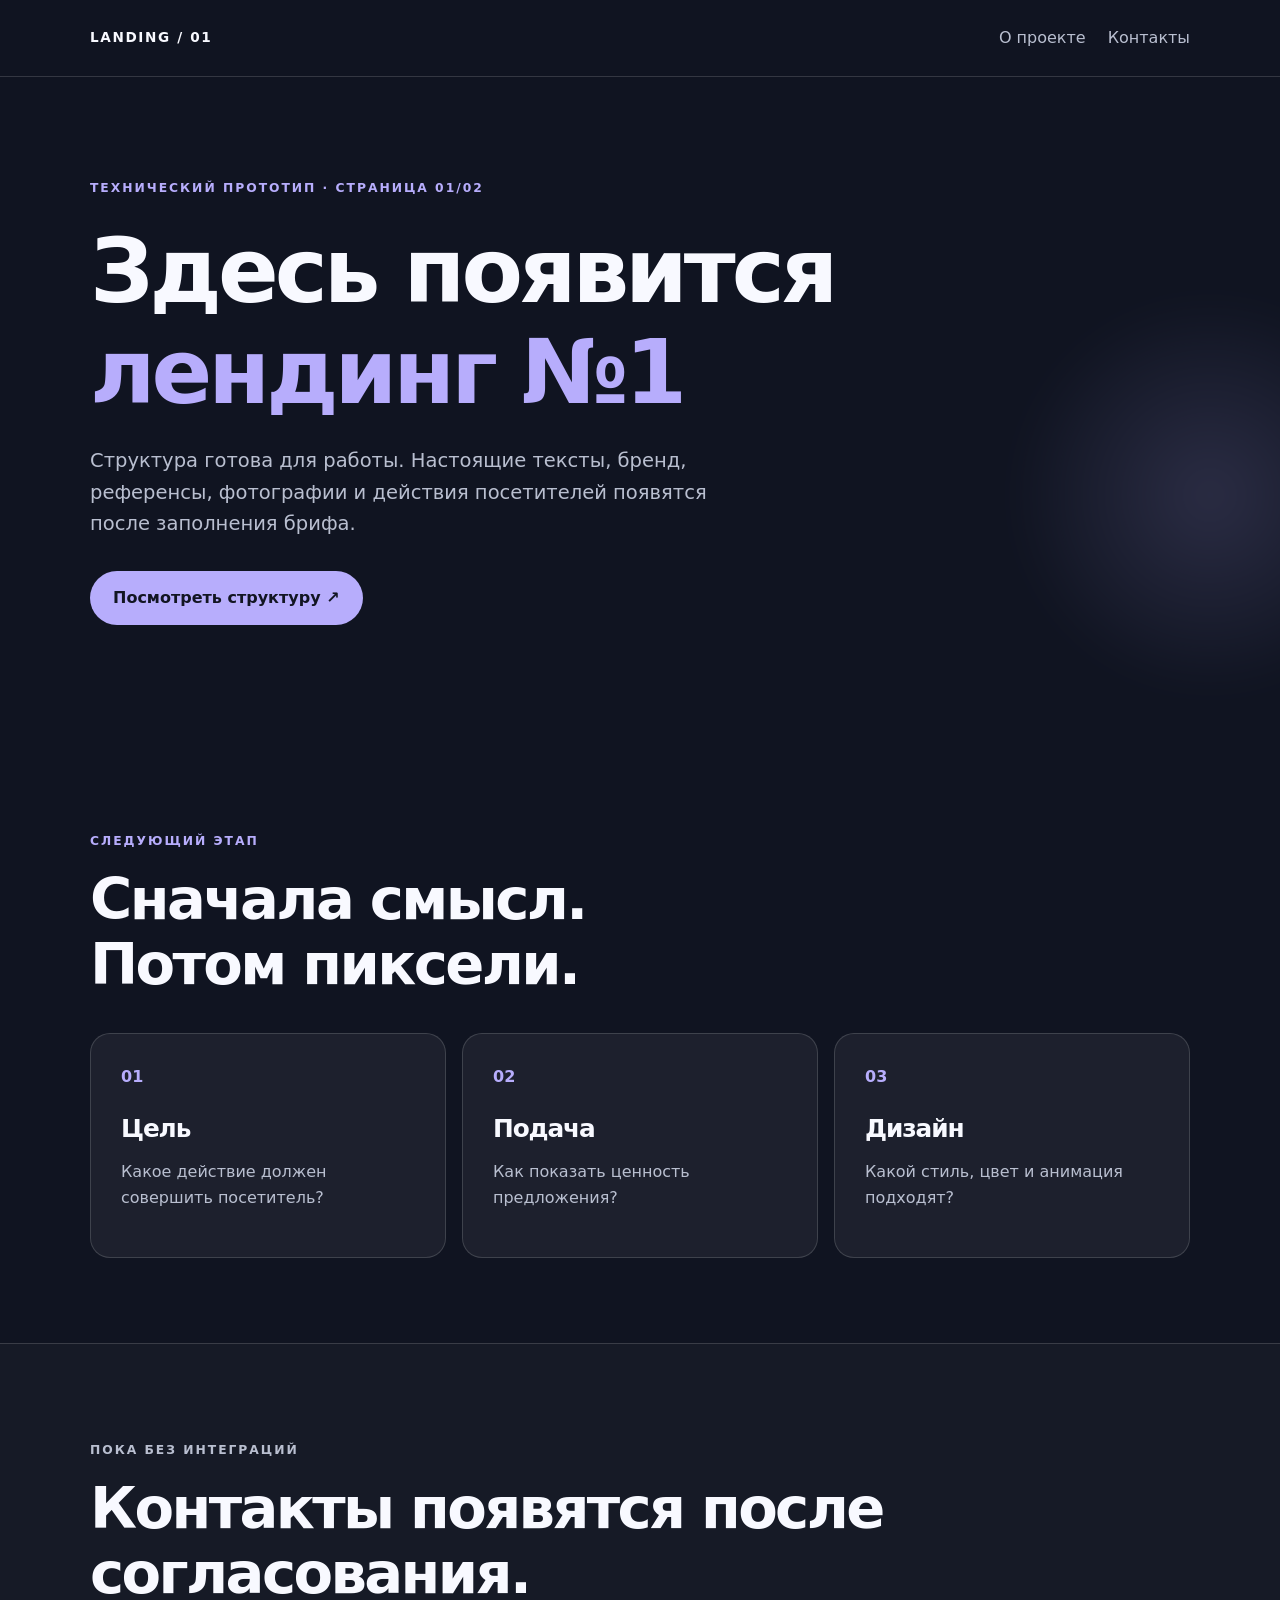
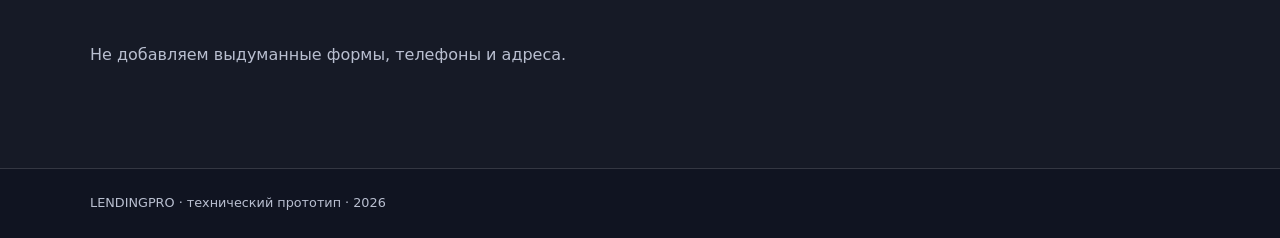
<file: landing-01/index.html>
<!doctype html>
<html lang="ru">
<head>
<meta charset="utf-8">
<meta name="viewport" content="width=device-width,initial-scale=1">
<meta name="robots" content="noindex,nofollow">
<meta name="theme-color" content="#101421">
<meta name="description" content="Временный технический прототип. Контент и дизайн уточняются.">
<title>Лендинг №1 | технический прототип</title>
<link rel="stylesheet" href="styles.css">
<script src="main.js" defer></script>
</head>
<body>
<a class="skip" href="#main">К содержанию</a>
<header id="top"><div class="container header">
  <a class="brand" href="#top">LANDING / 01</a>
  <nav aria-label="Навигация"><a href="#about">О проекте</a><a href="#contact">Контакты</a></nav>
</div></header>
<main id="main">
  <section class="hero"><div class="container hero-content">
    <p class="kicker">Технический прототип · страница 01/02</p>
    <h1>Здесь появится<br><span>лендинг №1</span></h1>
    <p class="lead">Структура готова для работы. Настоящие тексты, бренд, референсы, фотографии и действия посетителей появятся после заполнения брифа.</p>
    <a class="cta" href="#about">Посмотреть структуру ↗</a>
  </div><div class="orb" aria-hidden="true"></div></section>
  <section class="section" id="about"><div class="container">
    <p class="kicker">Следующий этап</p><h2>Сначала смысл.<br>Потом пиксели.</h2>
    <div class="cards">
    <article class="card"><strong>01</strong><h3>Цель</h3><p>Какое действие должен совершить посетитель?</p></article>
    <article class="card"><strong>02</strong><h3>Подача</h3><p>Как показать ценность предложения?</p></article>
    <article class="card"><strong>03</strong><h3>Дизайн</h3><p>Какой стиль, цвет и анимация подходят?</p></article>
    </div>
  </div></section>
  <section class="section contact" id="contact"><div class="container">
    <p class="kicker">Пока без интеграций</p><h2>Контакты появятся после согласования.</h2>
    <p>Не добавляем выдуманные формы, телефоны и адреса.</p>
  </div></section>
</main>
<footer><div class="container">LENDINGPRO · технический прототип · 2026</div></footer>
</body>
</html>
</file>
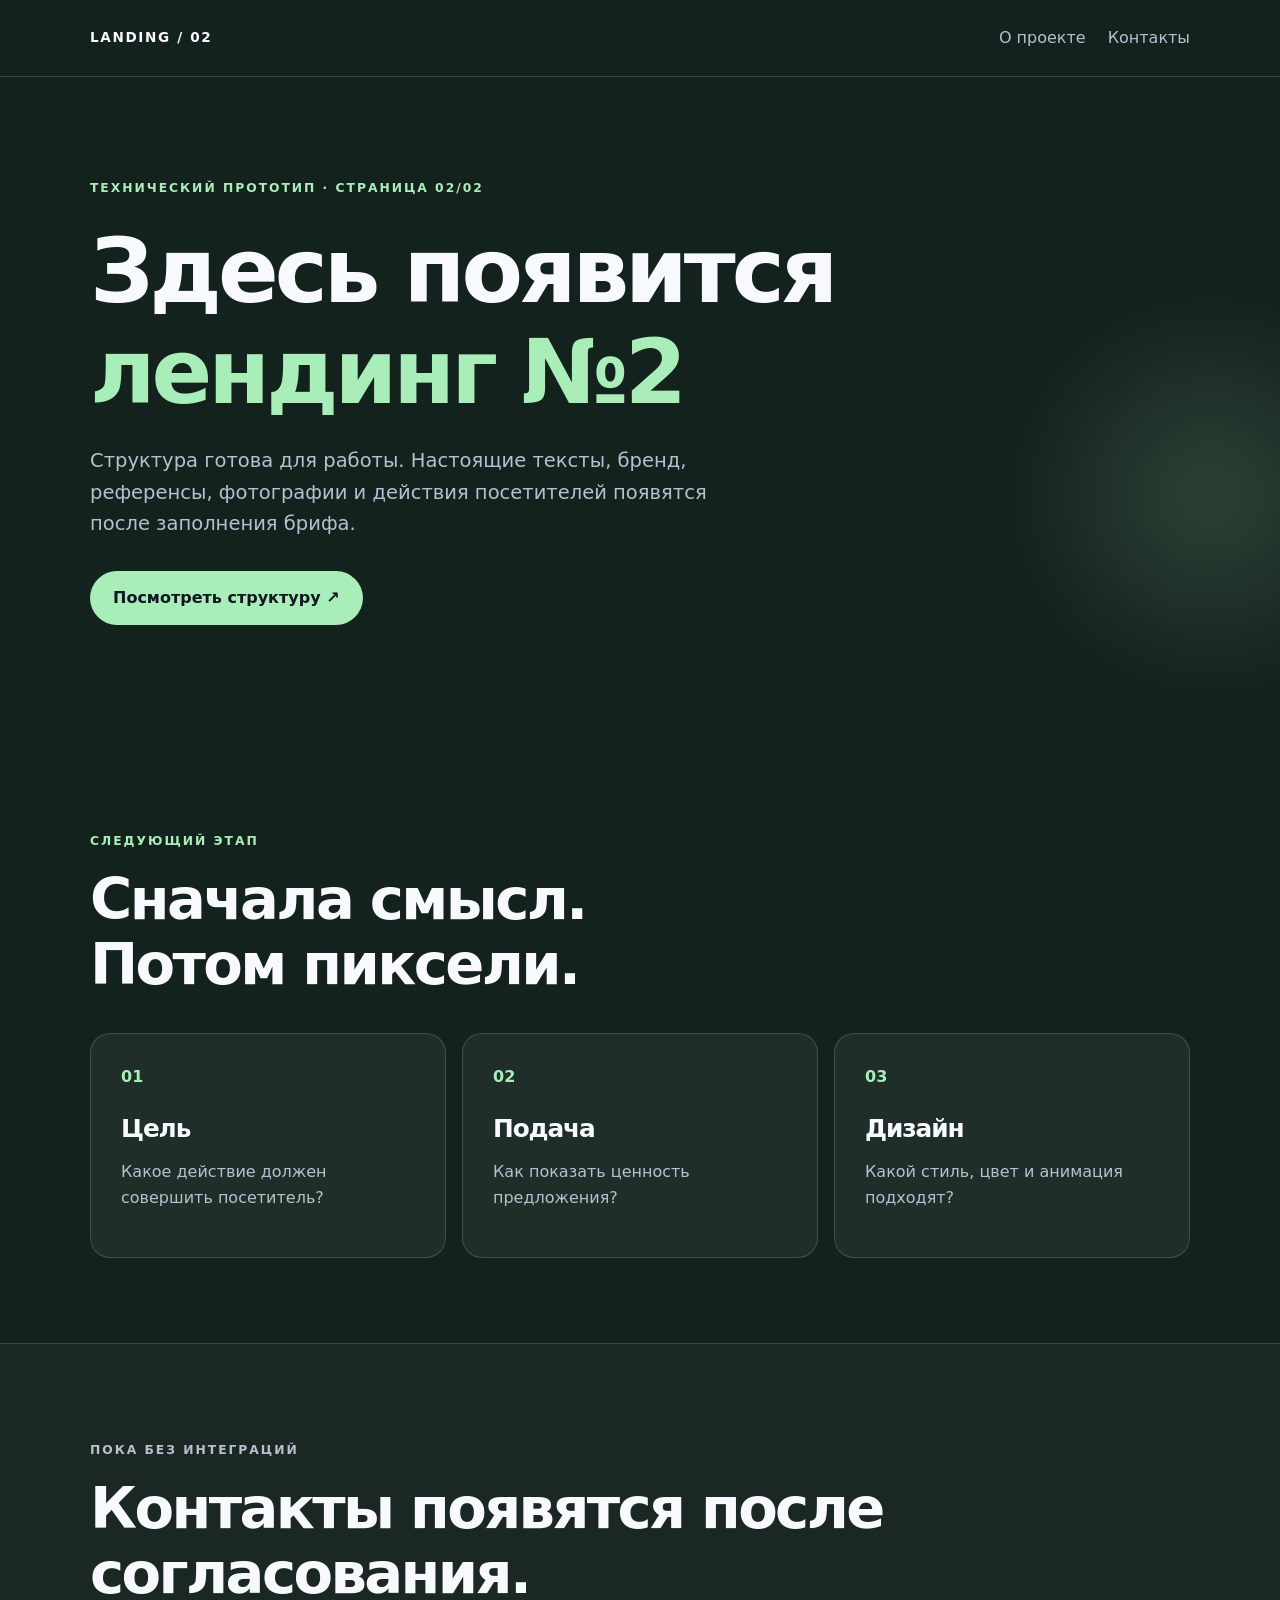
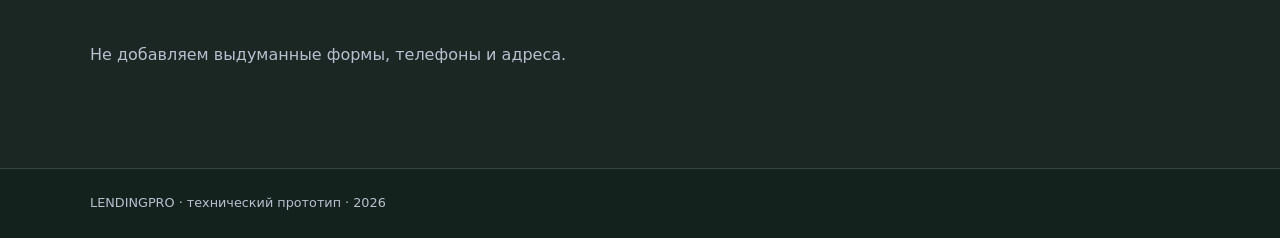
<file: landing-02/index.html>
<!doctype html>
<html lang="ru">
<head>
<meta charset="utf-8">
<meta name="viewport" content="width=device-width,initial-scale=1">
<meta name="robots" content="noindex,nofollow">
<meta name="theme-color" content="#14221d">
<meta name="description" content="Временный технический прототип. Контент и дизайн уточняются.">
<title>Лендинг №2 | технический прототип</title>
<link rel="stylesheet" href="styles.css">
<script src="main.js" defer></script>
</head>
<body>
<a class="skip" href="#main">К содержанию</a>
<header id="top"><div class="container header">
  <a class="brand" href="#top">LANDING / 02</a>
  <nav aria-label="Навигация"><a href="#about">О проекте</a><a href="#contact">Контакты</a></nav>
</div></header>
<main id="main">
  <section class="hero"><div class="container hero-content">
    <p class="kicker">Технический прототип · страница 02/02</p>
    <h1>Здесь появится<br><span>лендинг №2</span></h1>
    <p class="lead">Структура готова для работы. Настоящие тексты, бренд, референсы, фотографии и действия посетителей появятся после заполнения брифа.</p>
    <a class="cta" href="#about">Посмотреть структуру ↗</a>
  </div><div class="orb" aria-hidden="true"></div></section>
  <section class="section" id="about"><div class="container">
    <p class="kicker">Следующий этап</p><h2>Сначала смысл.<br>Потом пиксели.</h2>
    <div class="cards">
    <article class="card"><strong>01</strong><h3>Цель</h3><p>Какое действие должен совершить посетитель?</p></article>
    <article class="card"><strong>02</strong><h3>Подача</h3><p>Как показать ценность предложения?</p></article>
    <article class="card"><strong>03</strong><h3>Дизайн</h3><p>Какой стиль, цвет и анимация подходят?</p></article>
    </div>
  </div></section>
  <section class="section contact" id="contact"><div class="container">
    <p class="kicker">Пока без интеграций</p><h2>Контакты появятся после согласования.</h2>
    <p>Не добавляем выдуманные формы, телефоны и адреса.</p>
  </div></section>
</main>
<footer><div class="container">LENDINGPRO · технический прототип · 2026</div></footer>
</body>
</html>
</file>
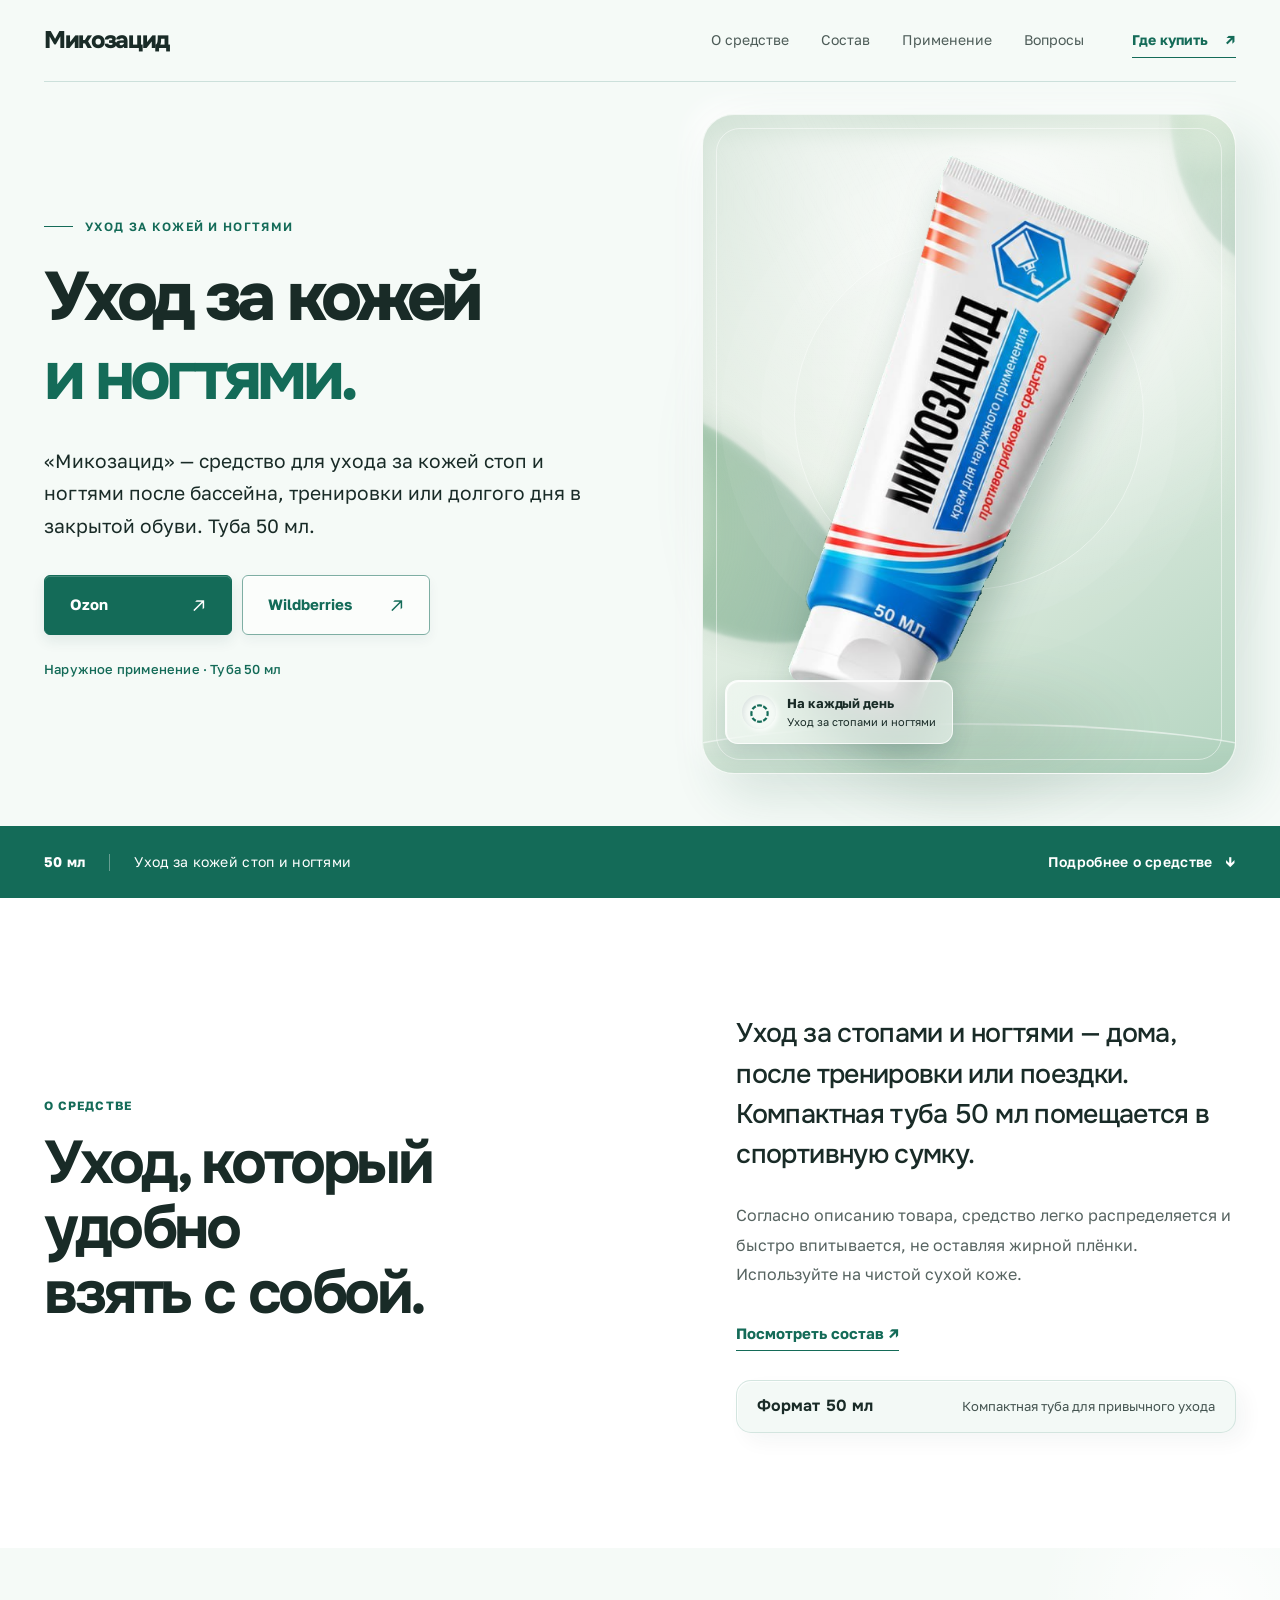
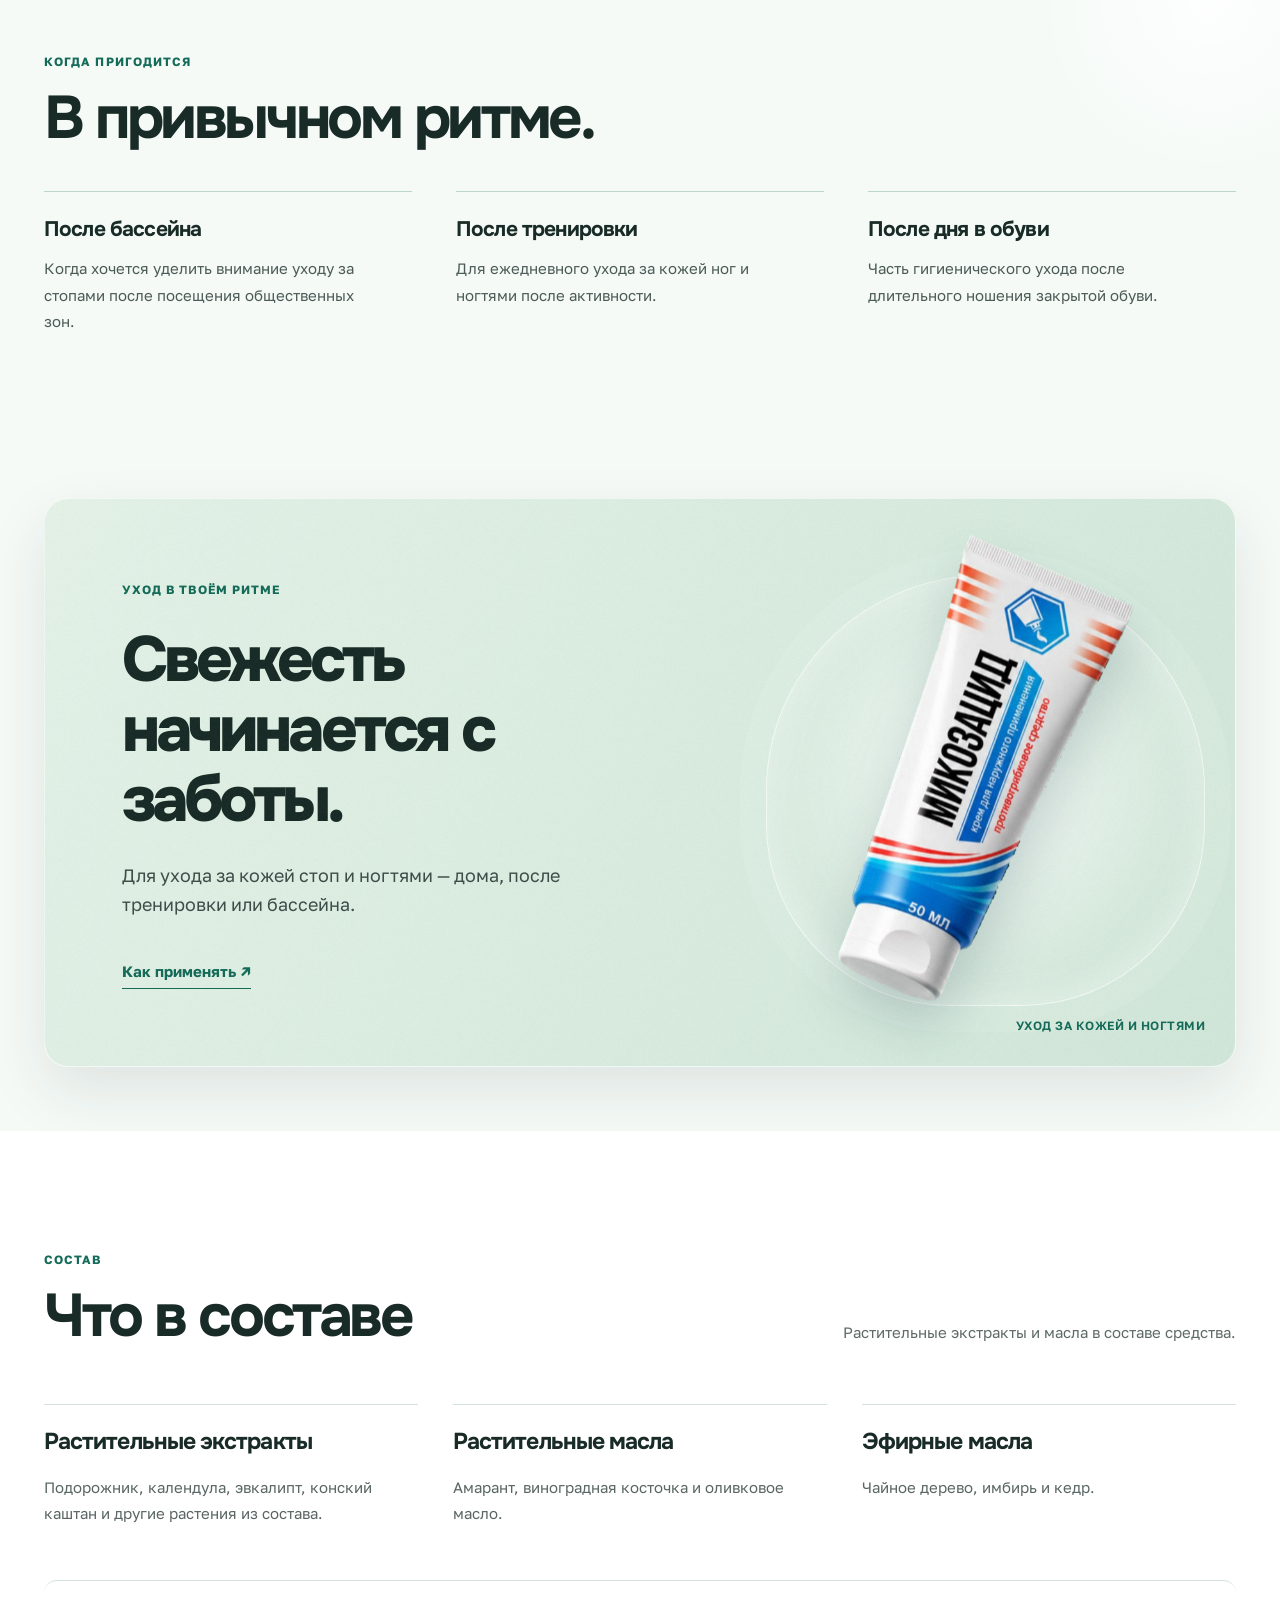
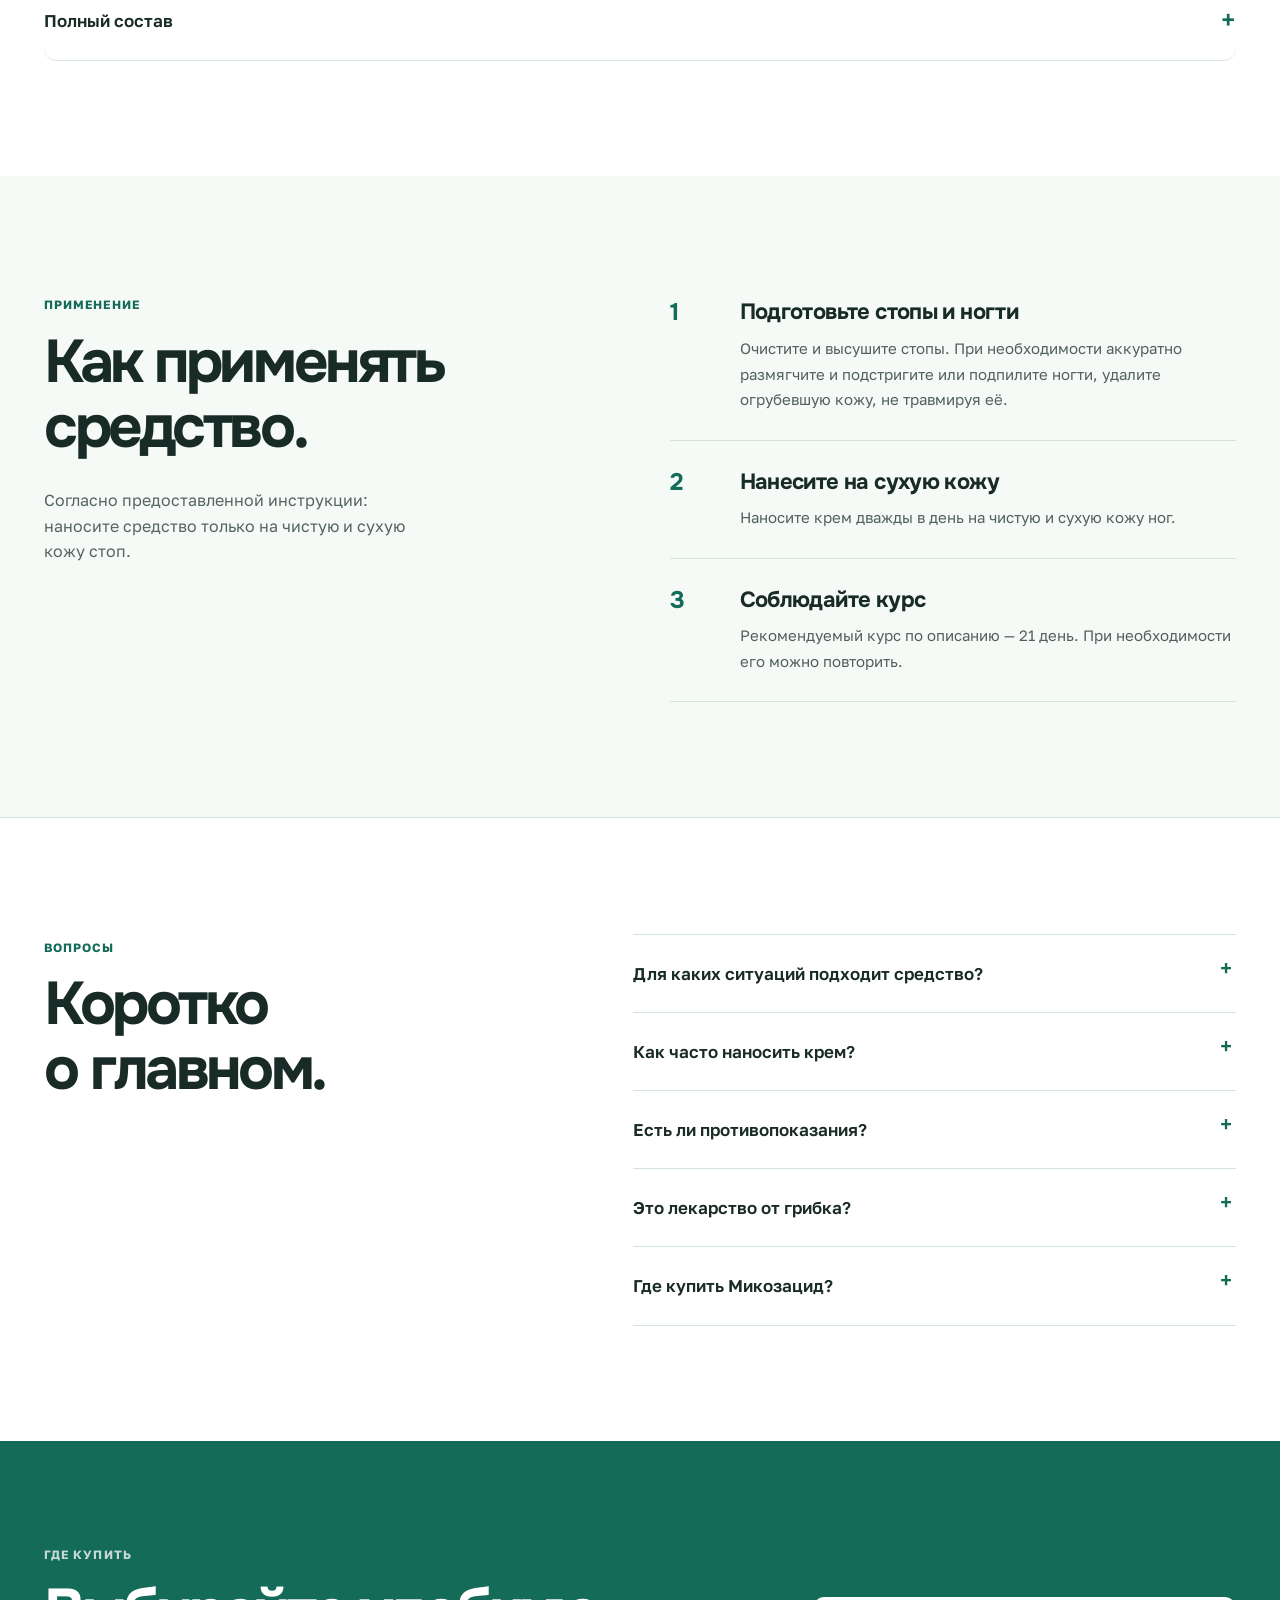
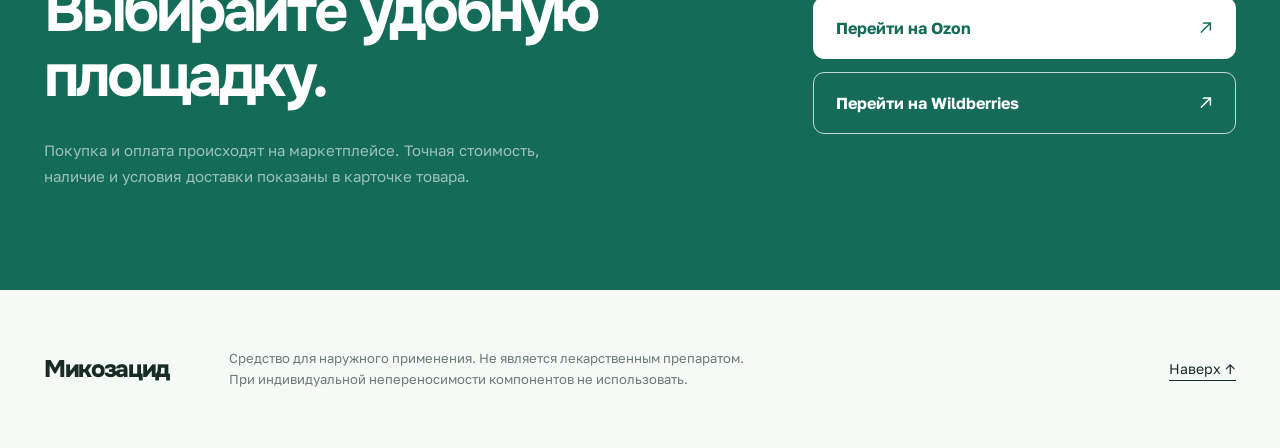
<file: mikozacid/index.html>
<!DOCTYPE html>

<html lang="ru">
<head>
<meta charset="utf-8"/>
<meta content="width=device-width,initial-scale=1" name="viewport"/>
<meta content="#F5FAF7" name="theme-color"/>
<meta content="noindex,nofollow" name="robots"/>
<meta content="Микозацид — уход за кожей стоп и ногтями. Туба 50 мл. Состав, способ применения, условия использования и переходы на Ozon и Wildberries." name="description"/>
<title>Микозацид — уход и где купить</title>
<link href="https://fonts.googleapis.com" rel="preconnect"/>
<link crossorigin="" href="https://fonts.gstatic.com" rel="preconnect"/>
<link href="https://fonts.googleapis.com/css2?family=Onest:wght@400;500;600;700;800&amp;family=Golos+Text:wght@400;500;600;700&amp;display=swap" rel="stylesheet"/>
<link href="styles.css" rel="stylesheet"/>
<script defer="" src="script.js"></script>
<link href="editorial.css" rel="stylesheet"/><link href="atmosphere.css" rel="stylesheet"/><link href="motion.css" rel="stylesheet"/></head>
<body id="top"><div aria-hidden="true" class="scroll-track"><span class="scroll-track__progress"></span></div>
<a class="skip-link" href="#main">К содержимому</a>
<header class="site-header">
<div class="wrap head-inner">
<a aria-label="Микозацид — наверх" class="logo" href="#top">Микозацид</a>
<nav aria-label="Разделы страницы" class="main-nav" id="main-nav">
<a href="#about">О средстве</a><a href="#ingredients">Состав</a><a href="#usage">Применение</a><a href="#faq">Вопросы</a>
</nav>
<a class="head-buy" href="#buy">Где купить <span aria-hidden="true">↗</span></a>
<button aria-controls="main-nav" aria-expanded="false" aria-label="Открыть меню" class="menu-toggle" type="button"><span></span><span></span></button>
</div>
</header>
<main id="main">
<section aria-labelledby="hero-title" class="hero">
<div class="wrap hero-layout">
<div class="hero-copy">
<div class="eyebrow entrance" style="--delay:0s">УХОД ЗА КОЖЕЙ И НОГТЯМИ</div>
<h1 class="entrance" id="hero-title" style="--delay:.07s"><span class="motion-line"><span class="motion-line__inner" style="--line-delay:90ms">Уход за кожей</span></span><span class="motion-line"><span class="motion-line__inner" style="--line-delay:225ms"><span class="italic-accent">и ногтями.</span></span></span></h1>
<p class="hero-intro entrance" style="--delay:.14s">«Микозацид» — средство для ухода за кожей стоп и ногтями после бассейна, тренировки или долгого дня в закрытой обуви. Туба 50 мл.</p>
<div class="market-actions entrance" style="--delay:.21s">
<a class="btn btn-primary" href="https://www.ozon.ru/product/sredstvo-dlya-uhoda-za-kozhey-i-nogtyami-mikozatsid-3690496505/" rel="noopener noreferrer" target="_blank"><span>Ozon</span><span aria-hidden="true" class="btn-arrow">↗</span></a>
<a class="btn btn-alt" href="https://www.wildberries.ru/catalog/909408717/detail.aspx" rel="noopener noreferrer" target="_blank"><span>Wildberries</span><span aria-hidden="true" class="btn-arrow">↗</span></a>
</div>
<p class="hero-footnote entrance" style="--delay:.29s">Наружное применение · Туба 50 мл</p></div>
<div class="hero-visual">
<div aria-label="Фото средства Микозацид" class="photo-stage photo-stage--mikozacid">
<div aria-hidden="true" class="atmosphere-sculpt"><span class="backdrop-glow"></span><span class="foliage foliage-1"></span><span class="foliage foliage-2"></span><span class="ripple-1"></span><span class="ripple-2"></span><span class="light-sweep"></span></div><span aria-hidden="true" class="motion-light"></span><img alt="Туба «Микозацид» 50 мл — упаковка с предоставленного изображения" class="product-photo" decoding="async" fetchpriority="high" height="734" loading="eager" src="assets/product.png" width="468"/>
<div aria-hidden="true" class="glass-float"><span class="glass-float__symbol">◌</span><span class="glass-float__copy"><strong>На каждый день</strong><small>Уход за стопами и ногтями</small></span></div></div>
</div>
</div>
</section>
<section aria-label="Формат продукта" class="subline"><div class="wrap subline-inner"><span>50 мл</span><span class="subline-divider"></span><span>Уход за кожей стоп и ногтями</span><a href="#about">Подробнее о средстве <span aria-hidden="true">↓</span></a></div></section>
<section class="section intro-section" id="about">
<div class="wrap introduction">
<div class="section-head" data-animate=""><span class="section-label">О СРЕДСТВЕ</span><h2>Уход, который удобно<br/>взять с собой.</h2></div>
<div class="intro-side" data-animate=""><p class="lead-text">Уход за стопами и ногтями — дома, после тренировки или поездки. Компактная туба 50 мл помещается в спортивную сумку.</p><p>Согласно описанию товара, средство легко распределяется и быстро впитывается, не оставляя жирной плёнки. Используйте на чистой сухой коже.</p><a class="simple-link" href="#ingredients">Посмотреть состав ↗</a><div class="care-ticket"><span class="care-ticket__title">Формат 50 мл</span><span class="care-ticket__text">Компактная туба для привычного ухода</span></div></div>
</div>
</section><section aria-labelledby="occasion-title" class="occasion-section"><div class="wrap">
<div class="occasion-heading" data-animate=""><span class="section-label">КОГДА ПРИГОДИТСЯ</span><h2 id="occasion-title">В привычном ритме.</h2></div>
<div class="occasion-grid">
<div class="occasion" data-animate=""><h3>После бассейна</h3><p>Когда хочется уделить внимание уходу за стопами после посещения общественных зон.</p></div>
<div class="occasion" data-animate=""><h3>После тренировки</h3><p>Для ежедневного ухода за кожей ног и ногтями после активности.</p></div>
<div class="occasion" data-animate=""><h3>После дня в обуви</h3><p>Часть гигиенического ухода после длительного ношения закрытой обуви.</p></div>
</div></div></section>
<section aria-labelledby="chapter-heading" class="motion-interlude"><div class="wrap"><div class="motion-interlude__frame" data-motion-chapter="" style="--interlude-bg:linear-gradient(116deg,#e3f1e7, #d0e6d8)"><div class="motion-interlude__copy" data-animate=""><span class="section-label">УХОД В ТВОЁМ РИТМЕ</span><h2 id="chapter-heading">Свежесть начинается с заботы.</h2><p>Для ухода за кожей стоп и ногтями — дома, после тренировки или бассейна.</p><a class="simple-link" href="#usage">Как применять ↗</a></div><div aria-hidden="true" class="motion-interlude__art"><img alt="" class="motion-interlude__product" decoding="async" height="855" loading="lazy" src="assets/product.png" width="349"/><span class="motion-interlude__micro">УХОД ЗА КОЖЕЙ И НОГТЯМИ</span></div></div></div></section><section class="section ingredients-section" id="ingredients">
<div class="wrap">
<div class="section-heading-row" data-animate=""><div><span class="section-label">СОСТАВ</span><h2>Что в составе</h2></div><p>Растительные экстракты и масла в составе средства.</p></div>
<div class="ingredients-grid">
<article class="ingredient" data-animate=""><h3>Растительные экстракты</h3><p>Подорожник, календула, эвкалипт, конский каштан и другие растения из состава.</p></article>
<article class="ingredient" data-animate=""><h3>Растительные масла</h3><p>Амарант, виноградная косточка и оливковое масло.</p></article>
<article class="ingredient" data-animate=""><h3>Эфирные масла</h3><p>Чайное дерево, имбирь и кедр.</p></article></div><details class="full-composition"><summary>Полный состав <span aria-hidden="true">+</span></summary><div class="composition-body"><p class="composition-copy">вода очищенная; растительные экстракты: чистотела, подорожника, конского каштана, шалфея, календулы, тысячелистника, мелиссы, ромашки, шиповника, боярышника, эвкалипта, пихты, лопуха; воск пчелиный; масла: амаранта, виноградной косточки, оливковое; эфирные масла: чайного дерева, имбиря, кедра; цетеариловый спирт, изопропилпальмитат, цетеарет-20, воск эмульсионный, феноксиэтанол, этилгексилглицерин.</p><p class="composition-note">Перед использованием сверьте состав с этикеткой упаковки.</p></div></details>
</div>
</section>
<section class="section ritual-section" id="usage">
<div class="wrap ritual-layout">
<div class="ritual-intro" data-animate=""><span class="section-label">ПРИМЕНЕНИЕ</span><h2>Как применять<br/>средство.</h2><p>Согласно предоставленной инструкции: наносите средство только на чистую и сухую кожу стоп.</p></div>
<ol class="ritual-steps"><li data-animate=""><div><h3>Подготовьте стопы и ногти</h3><p>Очистите и высушите стопы. При необходимости аккуратно размягчите и подстригите или подпилите ногти, удалите огрубевшую кожу, не травмируя её.</p></div></li>
<li data-animate=""><div><h3>Нанесите на сухую кожу</h3><p>Наносите крем дважды в день на чистую и сухую кожу ног.</p></div></li>
<li data-animate=""><div><h3>Соблюдайте курс</h3><p>Рекомендуемый курс по описанию — 21 день. При необходимости его можно повторить.</p></div></li></ol>
</div>
</section>
<section class="section questions-section" id="faq">
<div class="wrap questions-grid"><div data-animate=""><span class="section-label">ВОПРОСЫ</span><h2>Коротко<br/>о главном.</h2></div><div class="faq-list">
<details><summary>Для каких ситуаций подходит средство?</summary><p>Для регулярного ухода за кожей стоп и ногтями, например после бассейна, спортзала или длительного дня в закрытой обуви.</p></details>
<details><summary>Как часто наносить крем?</summary><p>В предоставленной инструкции указано нанесение дважды в день на чистую сухую кожу ног и рекомендуемый курс 21 день. Сверьтесь с упаковкой перед использованием.</p></details>
<details><summary>Есть ли противопоказания?</summary><p>В описании указана индивидуальная непереносимость компонентов. Перед использованием проверьте полный состав.</p></details>
<details><summary>Это лекарство от грибка?</summary><p>В описании указано, что средство не является лекарственным препаратом. Если есть зуд, изменение ногтей или подозрение на грибковую инфекцию, обратитесь к врачу для диагностики и лечения.</p></details>
<details><summary>Где купить Микозацид?</summary><p>На Ozon или Wildberries по кнопкам на странице. Цены и наличие смотрите на выбранной площадке.</p></details></div></div>
</section>
<section class="purchase-section" id="buy">
<div class="wrap purchase-layout"><div data-animate=""><span class="section-label">ГДЕ КУПИТЬ</span><h2>Выбирайте удобную площадку.</h2><p>Покупка и оплата происходят на маркетплейсе. Точная стоимость, наличие и условия доставки показаны в карточке товара.</p></div>
<div class="purchase-links" data-animate=""><a class="btn btn-primary" href="https://www.ozon.ru/product/sredstvo-dlya-uhoda-za-kozhey-i-nogtyami-mikozatsid-3690496505/" rel="noopener noreferrer" target="_blank"><span>Перейти на Ozon</span><span aria-hidden="true" class="btn-arrow">↗</span></a><a class="btn btn-alt" href="https://www.wildberries.ru/catalog/909408717/detail.aspx" rel="noopener noreferrer" target="_blank"><span>Перейти на Wildberries</span><span aria-hidden="true" class="btn-arrow">↗</span></a></div>
</div>
</section>
</main>
<footer class="site-footer"><div class="wrap footer-inner"><a class="logo" href="#top">Микозацид</a><p>Средство для наружного применения. Не является лекарственным препаратом. При индивидуальной непереносимости компонентов не использовать.</p><a class="footer-top" href="#top">Наверх ↑</a></div></footer>
<div aria-label="Выбрать маркетплейс" class="mobile-buy-dock"><a href="https://www.ozon.ru/product/sredstvo-dlya-uhoda-za-kozhey-i-nogtyami-mikozatsid-3690496505/" rel="noopener noreferrer" target="_blank">Ozon ↗</a><a href="https://www.wildberries.ru/catalog/909408717/detail.aspx" rel="noopener noreferrer" target="_blank">Wildberries ↗</a></div><script defer="True" src="motion.js"></script></body></html>
</file>
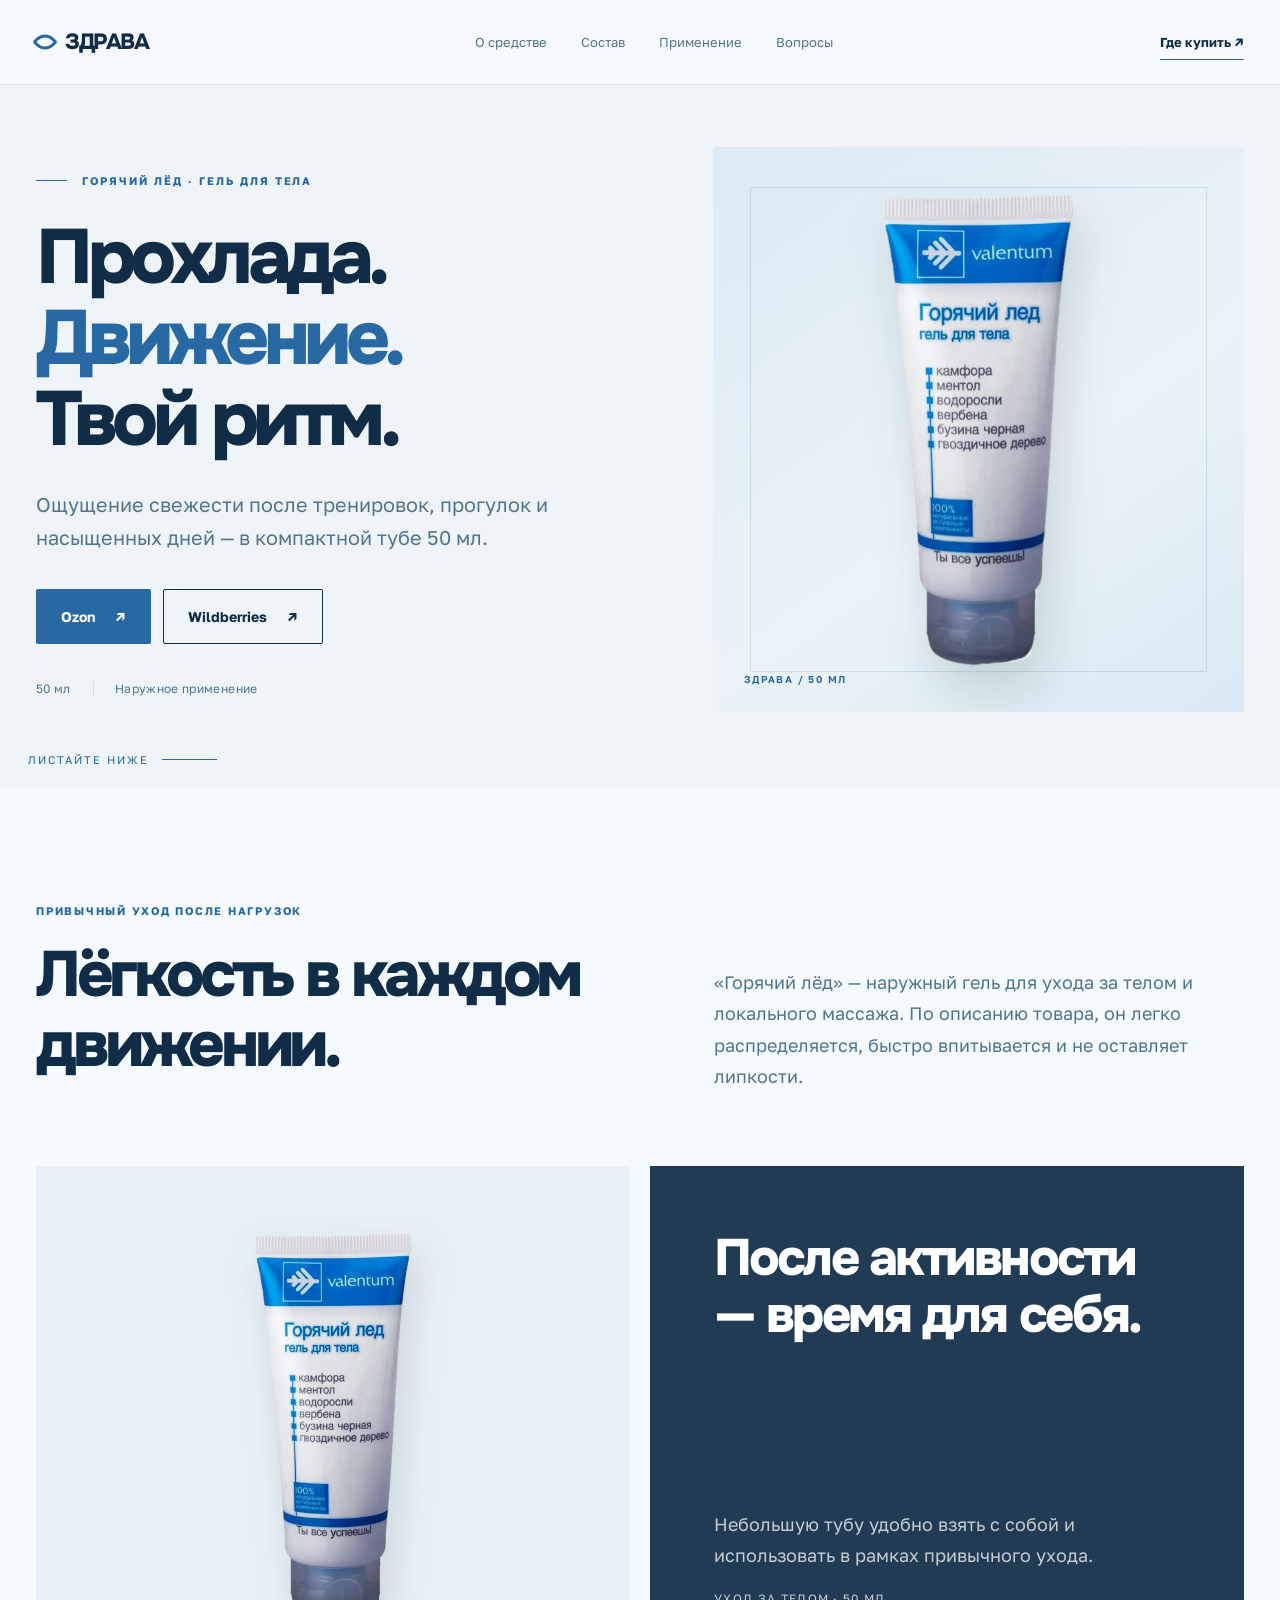
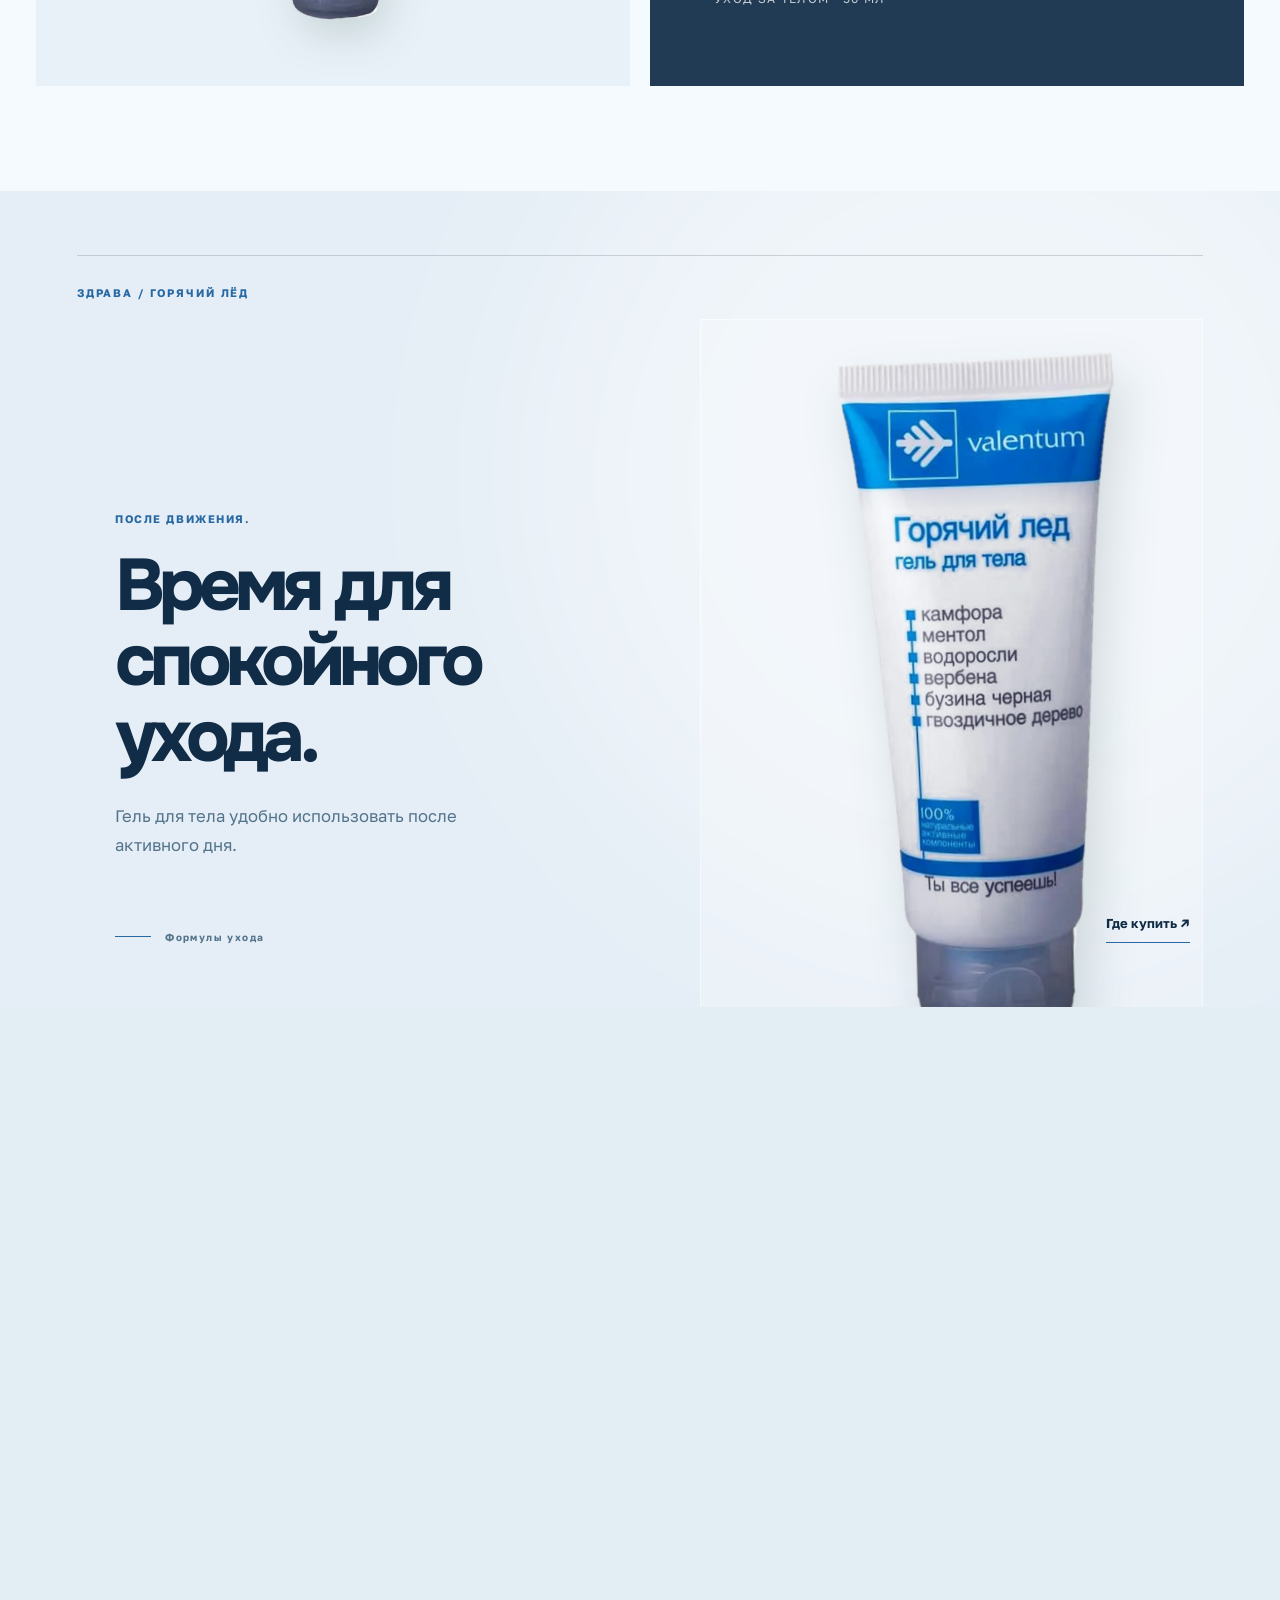
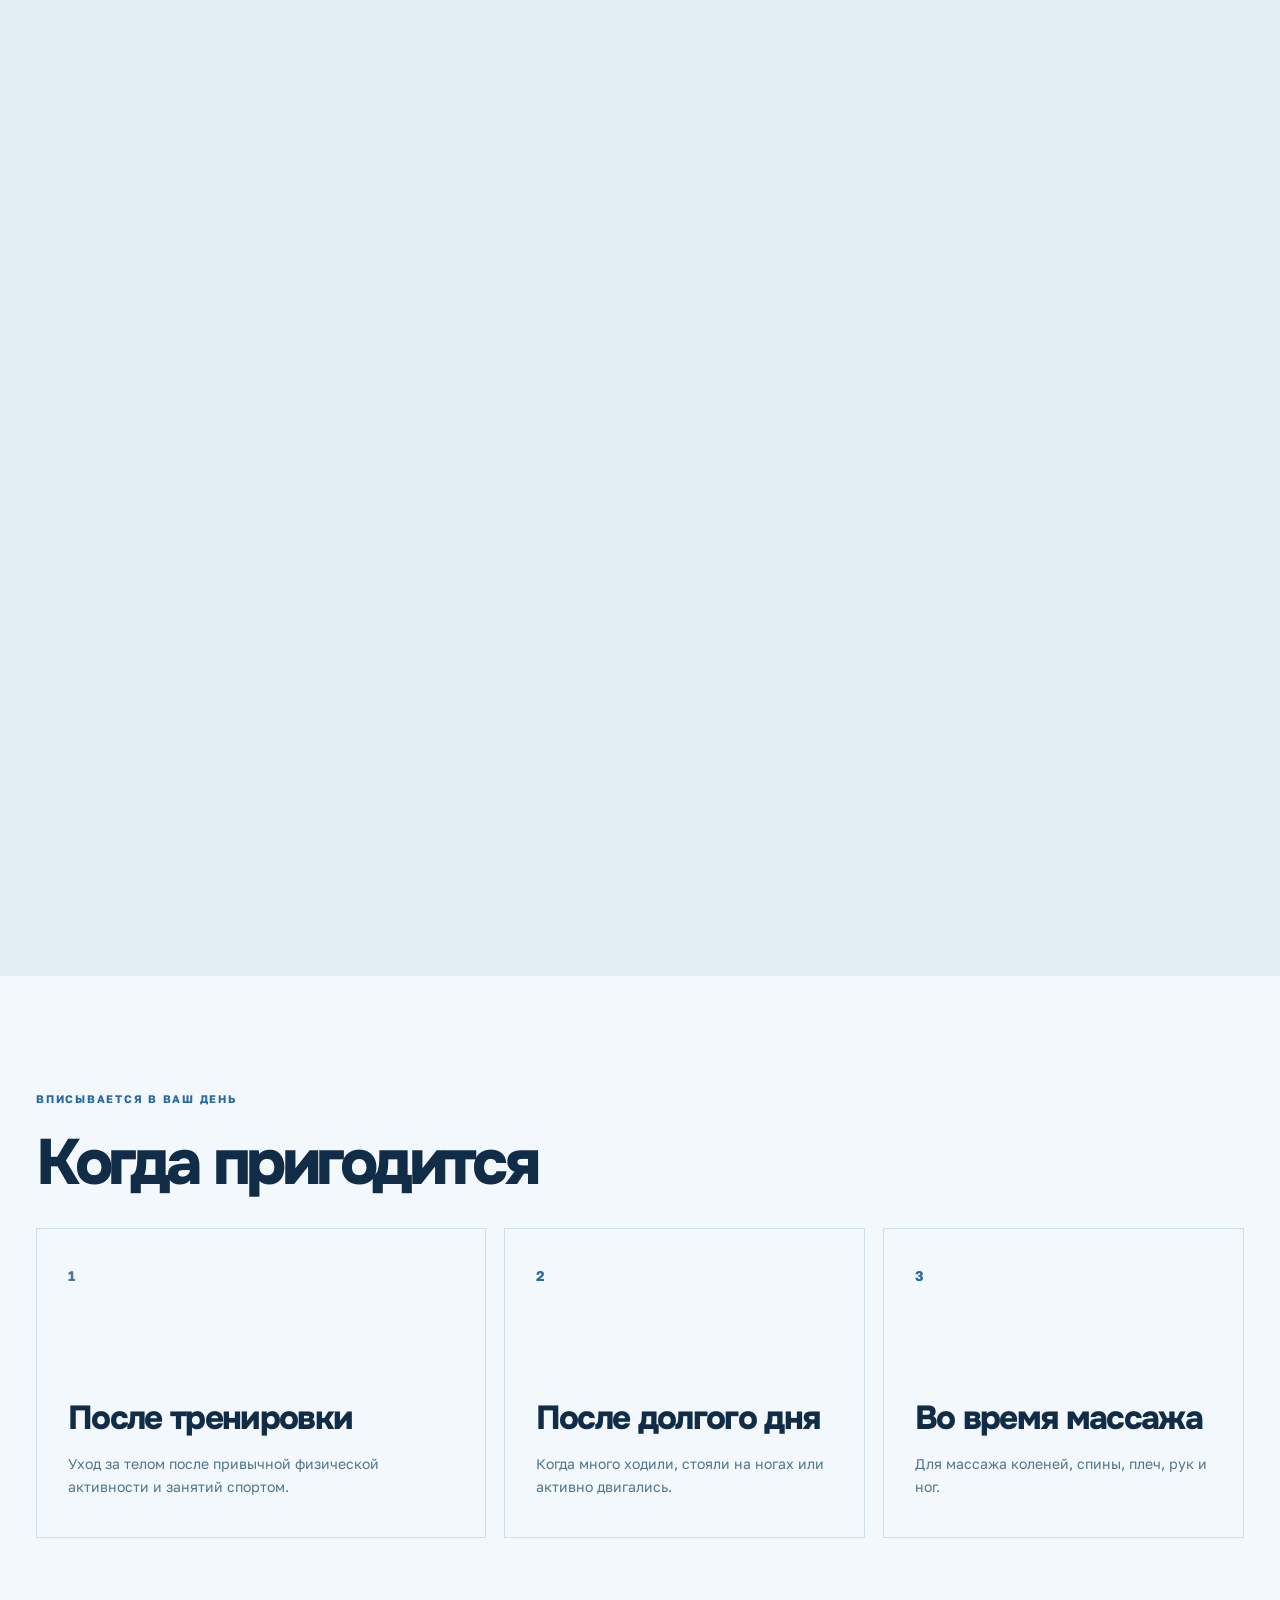
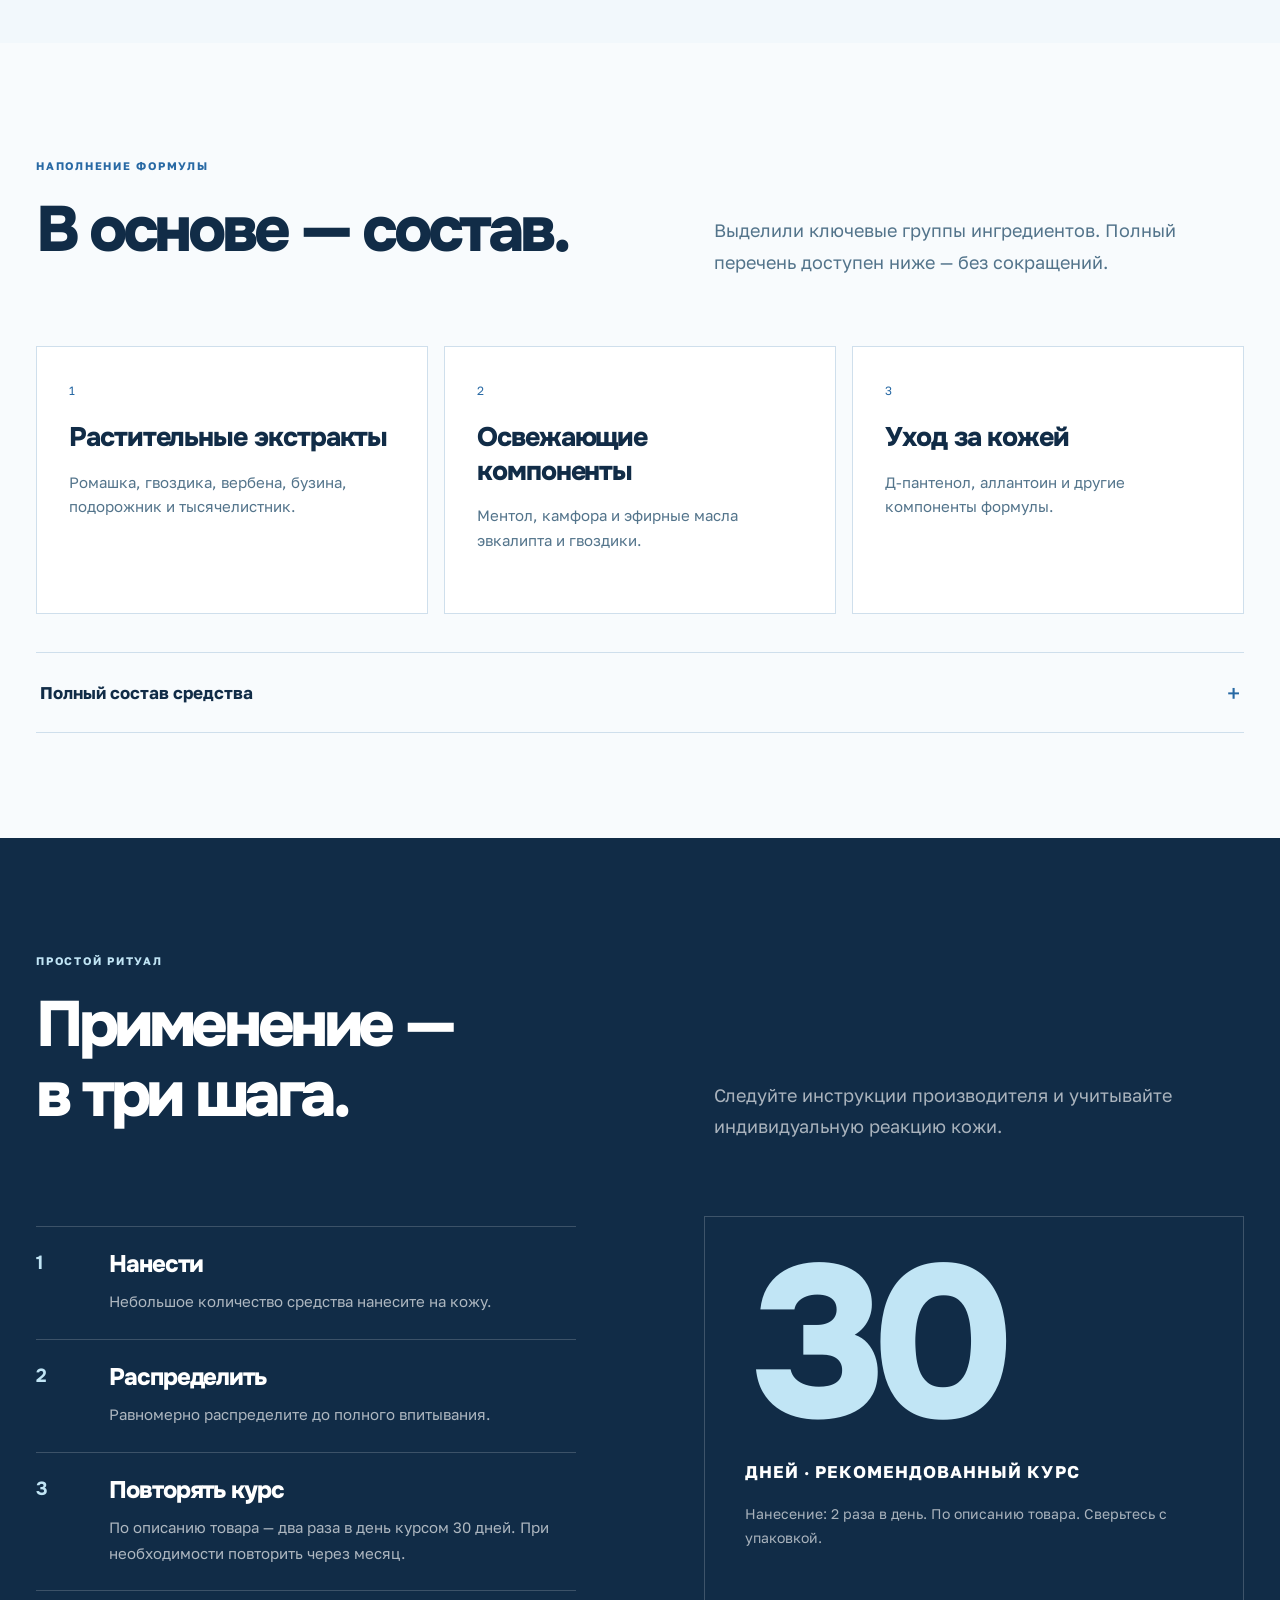
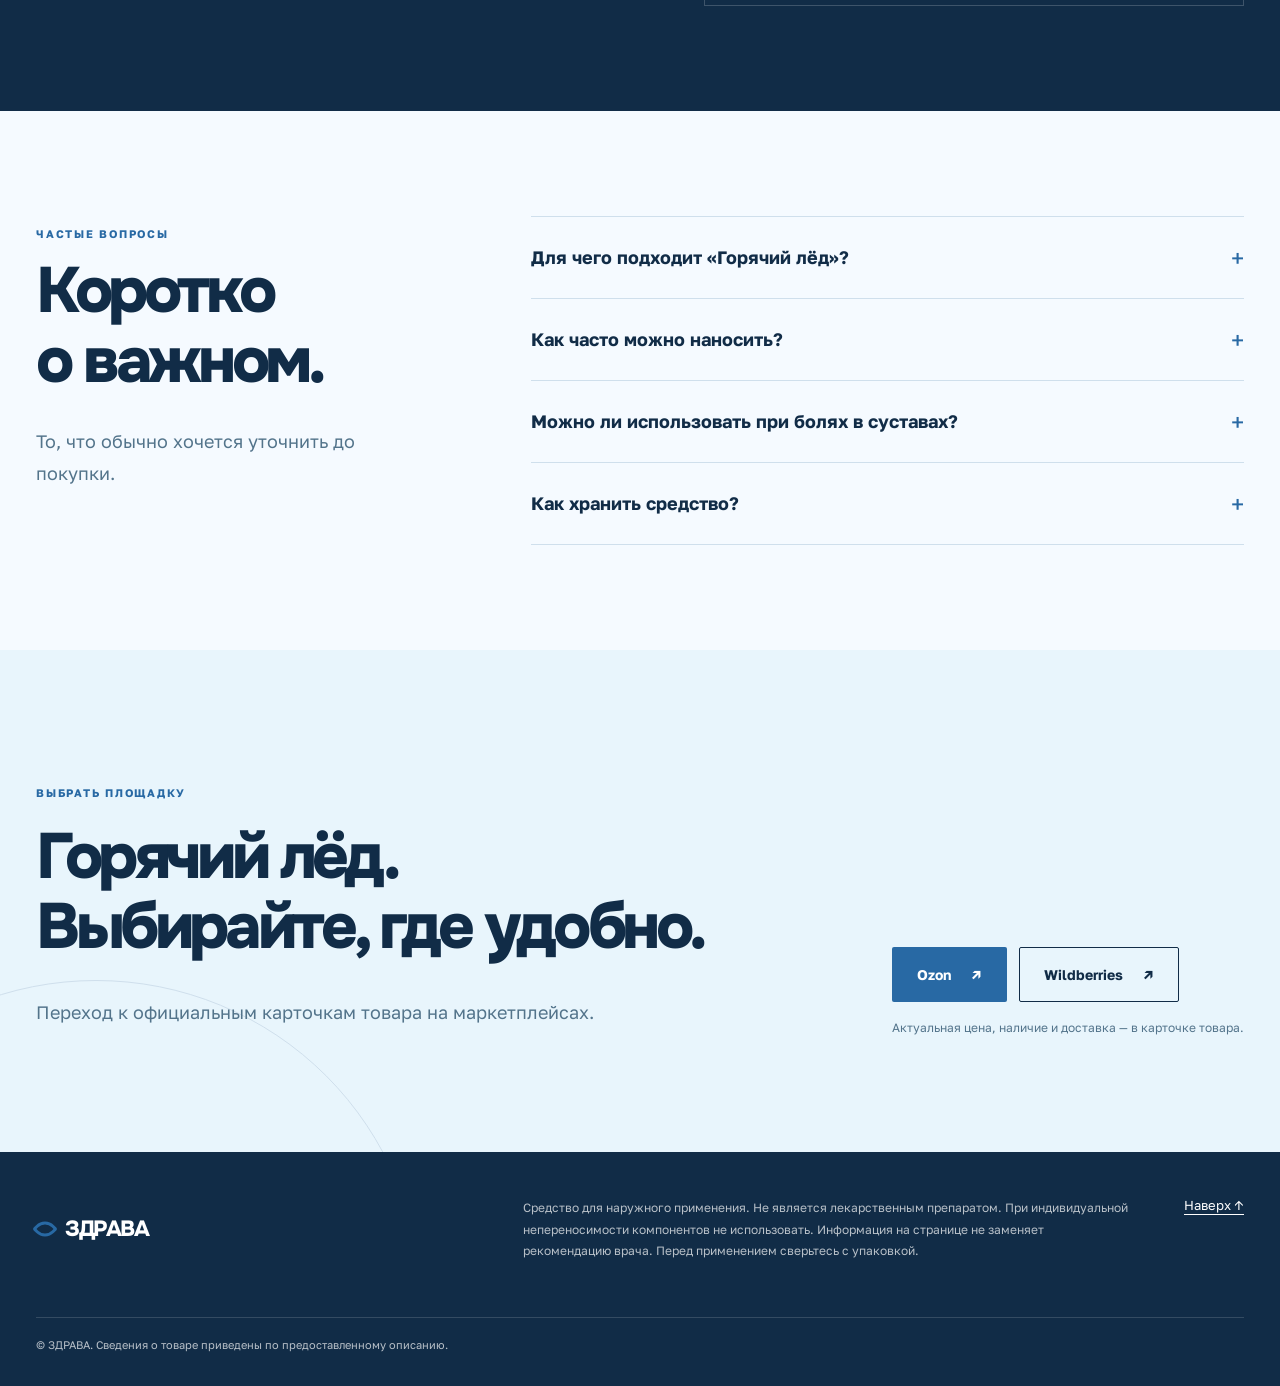
<file: next-v85/hot-ice/index.html>
<!DOCTYPE html>

<html lang="ru"><head>
<meta charset="utf-8"/><meta content="width=device-width, initial-scale=1" name="viewport"/>
<meta content="light" name="color-scheme"/><meta content="#e8f5fc" name="theme-color"/>
<title>Горячий лёд — гель для тела | ЗДРАВА</title>
<meta content="Горячий лёд — гель для ухода за телом после активного дня, 50 мл. Состав, применение, особенности. Купить на Ozon и Wildberries." name="description"/>
<!-- Preview only. After verifying product labels, rights, domain and legal copy: replace with index,follow. -->
<meta content="noindex,nofollow" name="robots"/>
<link href="https://zdrava.top/hot-ice/" rel="canonical"/>
<link href="assets/favicon.svg" rel="icon" type="image/svg+xml"/>
<link as="image" fetchpriority="high" href="assets/product.png" rel="preload"/>
<link href="https://fonts.googleapis.com" rel="preconnect"/><link crossorigin="" href="https://fonts.gstatic.com" rel="preconnect"/>
<link href="https://fonts.googleapis.com/css2?family=Golos+Text:wght@400;500;600;700&amp;family=Onest:wght@500;600;700;800&amp;display=swap" rel="stylesheet"/>
<meta content="ЗДРАВА" property="og:site_name"/><meta content="product" property="og:type"/><meta content="ru_RU" property="og:locale"/>
<meta content="Горячий лёд — гель для тела | ЗДРАВА" property="og:title"/><meta content="Горячий лёд — гель для ухода за телом после активного дня, 50 мл. Состав, применение, особенности. Купить на Ozon и Wildberries." property="og:description"/>
<meta content="https://zdrava.top/hot-ice/assets/og-image.jpg" property="og:image"/><meta content="https://zdrava.top/hot-ice/" property="og:url"/>
<meta content="summary_large_image" name="twitter:card"/>
<script type="application/ld+json">{"@context":"https://schema.org","@graph":[{"@type":"Organization","@id":"https://zdrava.top/#organization","name":"ЗДРАВА","url":"https://zdrava.top/"},{"@type":"Product","@id":"https://zdrava.top/hot-ice/#product","name":"Горячий лёд","description":"Ощущение свежести после тренировок, прогулок и насыщенных дней — в компактной тубе 50 мл.","url":"https://zdrava.top/hot-ice/","image":["https://zdrava.top/hot-ice/assets/product.png"],"brand":{"@id":"https://zdrava.top/#organization"},"size":"50 мл","sameAs":["https://www.ozon.ru/product/sredstvo-dlya-sustavov-goryachiy-led-tuba-50-ml-4342397494/","https://www.wildberries.ru/catalog/1123489882/detail.aspx"]},{"@type":"FAQPage","mainEntity":[{"@type":"Question","name":"Для чего подходит «Горячий лёд»?","acceptedAnswer":{"@type":"Answer","text":"Для наружного ухода за телом и локального массажа после тренировок, прогулок и других повседневных нагрузок."}},{"@type":"Question","name":"Как часто можно наносить?","acceptedAnswer":{"@type":"Answer","text":"По описанию товара — два раза в день, курс 30 дней. При необходимости курс можно повторить через месяц. Сверьтесь с упаковкой."}},{"@type":"Question","name":"Можно ли использовать при болях в суставах?","acceptedAnswer":{"@type":"Answer","text":"Средство не является лекарственным препаратом и не заменяет диагностику и лечение. При боли или выраженных симптомах обратитесь к врачу."}},{"@type":"Question","name":"Как хранить средство?","acceptedAnswer":{"@type":"Answer","text":"В недоступном для детей месте, не выше 25 °C, вдали от прямых солнечных лучей и отопительных приборов."}}]}]}</script>
<style>/* Single-file, mobile-first CSS: responsive and motion-aware. */
:root{--cream:#f7faf7;--ink:#18352c;--muted:#577269;--brand:#237958;--brand2:#b7dfc9;--line:#cfdfd5;--surface:#e9f2eb;--hero:#e5efe9;--white:#fff;--font-title:'Onest',sans-serif;--font-body:'Golos Text',sans-serif}
body.glacier{--cream:#f5faff;--ink:#112c47;--muted:#53748b;--brand:#2869a4;--brand2:#c1e5f5;--line:#cfdfec;--surface:#e8f3fa;--hero:#e8f5fc;--white:#fff}
*{box-sizing:border-box}html{scroll-behavior:smooth;scroll-padding-top:84px}body{margin:0;background:var(--cream);color:var(--ink);font-family:var(--font-body);font-size:16px;-webkit-font-smoothing:antialiased;overflow-x:clip}button,a{-webkit-tap-highlight-color:transparent}button{font:inherit;cursor:pointer}a{color:inherit;text-decoration:none}img{display:block;max-width:100%;height:auto}::selection{background:var(--brand2);color:var(--ink)}
.skip{position:absolute;z-index:100;top:-80px;left:14px;background:var(--ink);color:#fff;padding:12px 18px}.skip:focus{top:12px}
.wrap{width:min(1300px,calc(100% - 56px));margin:auto}.site-header{position:sticky;top:0;z-index:60;background:color-mix(in srgb,var(--cream) 89%,transparent);backdrop-filter:blur(18px);-webkit-backdrop-filter:blur(18px);border-bottom:1px solid color-mix(in srgb,var(--line) 65%,transparent)}.header-inner{min-height:84px;display:flex;align-items:center;justify-content:space-between;gap:24px}.logo{font:800 22px/1 var(--font-title);letter-spacing:-.065em;display:inline-flex;gap:11px;align-items:center}.logo-mark{display:inline-block;width:18px;height:18px;border:3px solid var(--brand);border-radius:2px 70% 2px 70%;transform:rotate(-45deg)}.nav{display:flex;gap:34px;align-items:center}.nav a{font-size:13px;color:var(--muted);transition:color .2s}.nav a:hover{color:var(--brand)}.nav a{min-height:44px;display:inline-flex;align-items:center}.header-action{font-size:13px;font-weight:700;border-bottom:1px solid var(--brand);padding:9px 0}.menu-trigger{display:none;background:transparent;border:1px solid var(--line);border-radius:50%;height:46px;width:46px;color:var(--ink);font-size:22px;align-items:center;justify-content:center}
.progress{position:fixed;top:0;left:0;width:100%;height:3px;z-index:101;pointer-events:none}.progress span{display:block;height:100%;width:100%;background:var(--brand);transform:scaleX(0);transform-origin:left;will-change:transform}
.hero{position:relative;isolation:isolate;min-height:min(845px,calc(100svh - 84px));background:var(--hero);overflow:hidden}.hero::before{content:'';position:absolute;pointer-events:none;inset:0;background:radial-gradient(ellipse 55% 77% at 91% 52%,color-mix(in srgb,var(--brand2) 56%,transparent),transparent 75%),linear-gradient(115deg,rgba(255,255,255,.32),transparent 55%)}.hero-layout{display:grid;grid-template-columns:1.08fr .92fr;min-height:735px;align-items:center;gap:5vw;padding-top:65px;padding-bottom:90px;position:relative}.hero-copy{position:relative;z-index:5;max-width:740px}.eyebrow{display:flex;align-items:center;gap:15px;color:var(--brand);font-size:11px;letter-spacing:.18em;font-weight:700;text-transform:uppercase}.eyebrow:before{content:'';width:31px;height:1px;background:var(--brand)}.display{font-family:var(--font-title);font-weight:800;letter-spacing:-.075em;font-size:clamp(57px,6.65vw,111px);line-height:.99;margin:35px 0 28px}.display .line{display:block;white-space:nowrap}.display .line.accent{color:var(--brand)}.subtitle{color:var(--muted);font-size:clamp(17px,1.55vw,21px);line-height:1.65;max-width:515px;margin:0 0 35px}.actions{display:flex;flex-wrap:wrap;gap:12px;align-items:center}.button{--button-bg:var(--ink);--button-fg:#fff;min-height:55px;display:inline-flex;align-items:center;justify-content:center;gap:20px;background:var(--button-bg);color:var(--button-fg);border:1px solid transparent;border-radius:3px;padding:17px 24px;font-size:14px;font-weight:700;position:relative;overflow:hidden;transition:transform .2s ease,box-shadow .2s ease,background .2s ease}.button.primary{--button-bg:var(--brand)}.button.secondary{--button-bg:transparent;--button-fg:var(--ink);border-color:var(--ink)}.button:hover{transform:translateY(-2px);box-shadow:0 13px 25px -19px var(--ink)}.button:active{transform:translateY(0) scale(.985)}.button .arrow{display:inline-block;transition:transform .2s}.button:hover .arrow{transform:translate(3px,-2px)}.button:focus-visible,.menu-trigger:focus-visible,a:focus-visible,summary:focus-visible{outline:3px solid var(--brand);outline-offset:4px}.hero-note{display:flex;gap:22px;align-items:center;margin-top:37px;font-size:12px;letter-spacing:.03em;color:var(--muted)}.hero-note span+span{border-left:1px solid var(--line);padding-left:21px}
.hero-art{position:relative;z-index:2;min-height:620px;display:flex;align-items:center;justify-content:center;--px:0;--py:0}.art-ring{position:absolute;width:575px;height:575px;max-width:125%;aspect-ratio:1;border:1px solid color-mix(in srgb,var(--brand) 19%,transparent);border-radius:50%;transform:translate(calc(var(--px)*-10px),calc(var(--py)*-7px));transition:transform .35s ease}.art-ring::before,.art-ring::after{content:'';position:absolute;border-radius:50%;inset:38px;border:1px solid color-mix(in srgb,var(--brand) 12%,transparent)}.art-ring::after{inset:105px}.art-plate{position:absolute;width:77%;height:67%;border-radius:46% 54% 58% 42%/49% 47% 53% 51%;background:linear-gradient(145deg,rgba(255,255,255,.7),color-mix(in srgb,var(--brand2) 75%,#fff));box-shadow:inset 17px 15px 42px rgba(255,255,255,.78),30px 24px 70px color-mix(in srgb,var(--brand) 12%,transparent);transform:rotate(-12deg);filter:blur(.3px)}.glacier .art-plate{border-radius:32% 56% 35% 49%;transform:rotate(18deg);clip-path:polygon(16% 0%,84% 5%,100% 70%,65% 100%,5% 83%,0 28%)}.art-light{position:absolute;width:58%;aspect-ratio:1;border-radius:50%;background:radial-gradient(circle,rgba(255,255,255,.77),transparent 70%);filter:blur(13px);transform:translate(17%,3%)}.art-product{position:relative;z-index:4;width:auto;height:min(560px,55vw);object-fit:contain;filter:drop-shadow(13px 28px 20px rgba(11,34,35,.18));transform:translate(calc(var(--px)*5px),calc(var(--py)*3px));transition:transform .45s cubic-bezier(.2,.7,.1,1)}.art-small{position:absolute;bottom:52px;right:0;z-index:5;background:rgba(255,255,255,.5);border:1px solid rgba(255,255,255,.75);backdrop-filter:blur(14px);padding:19px 23px;min-width:168px;box-shadow:0 14px 32px -28px var(--ink)}.art-small strong{display:block;font:800 38px/1 var(--font-title);letter-spacing:-.07em}.art-small span{font-size:11px;color:var(--muted);letter-spacing:.11em;text-transform:uppercase}.art-number{font:800 clamp(170px,24vw,410px)/1 var(--font-title);letter-spacing:-.11em;color:color-mix(in srgb,var(--brand) 7%,transparent);position:absolute;z-index:-1;right:-5%;top:0;pointer-events:none}.hero-index{position:absolute;bottom:31px;left:calc((100% - min(1300px,100% - 56px))/2);z-index:2;color:var(--brand);font-size:11px;letter-spacing:.18em;display:flex;align-items:center;gap:13px}.hero-index:after{content:'';width:55px;height:1px;background:var(--brand)}
.section{padding:112px 0}.kicker{color:var(--brand);font-size:11px;letter-spacing:.16em;text-transform:uppercase;font-weight:700}.section-heading{font:800 clamp(43px,5vw,76px)/1.08 var(--font-title);letter-spacing:-.069em;margin:24px 0 30px}.section-lead{font-size:18px;line-height:1.75;color:var(--muted);max-width:570px}.section-top{display:grid;grid-template-columns:1fr .9fr;gap:7vw;align-items:end;margin-bottom:55px}.about{background:var(--cream)}.about-grid{display:grid;grid-template-columns:1fr 1fr;gap:20px}.about-scene{min-height:520px;background:var(--surface);position:relative;overflow:hidden;isolation:isolate;display:flex;align-items:center;justify-content:center}.about-scene:before{content:'';position:absolute;width:82%;aspect-ratio:1;border:1px solid var(--line);border-radius:50%}.about-scene:after{content:'';position:absolute;width:56%;aspect-ratio:1;background:rgba(255,255,255,.45);border-radius:49% 51% 39% 61%}.about-scene img{position:relative;z-index:2;height:390px;max-width:80%;object-fit:contain;filter:drop-shadow(13px 20px 14px rgba(5,31,31,.13))}.about-textbox{padding:clamp(30px,5vw,73px);background:var(--ink);color:#fff;display:flex;flex-direction:column;justify-content:space-between;gap:65px;min-height:520px}.about-textbox p{color:rgba(255,255,255,.74);font-size:18px;line-height:1.72;max-width:460px}.about-textbox strong{font:800 clamp(30px,4vw,57px)/1.12 var(--font-title);letter-spacing:-.056em}.smallnote{font-size:12px!important;letter-spacing:.11em;text-transform:uppercase}
.scenarios{background:var(--surface)}.scenario-grid{display:grid;grid-template-columns:1.12fr .9fr .9fr;gap:18px}.scenario{border:1px solid color-mix(in srgb,var(--line) 70%,#fff);background:color-mix(in srgb,var(--cream) 78%,transparent);padding:38px 31px 39px;min-height:310px;display:flex;flex-direction:column;justify-content:space-between;transition:background .2s,transform .25s}.scenario:hover{transform:translateY(-5px);background:var(--white)}.scenario:first-child{background:var(--ink);color:#fff}.scenario:first-child .s-n,.scenario:first-child p{color:rgba(255,255,255,.7)}.s-n{font-size:14px;color:var(--brand);font-weight:700}.scenario h3{font:800 clamp(25px,2.6vw,37px)/1.12 var(--font-title);letter-spacing:-.05em;margin:0 0 15px}.scenario p{margin:0;line-height:1.65;font-size:14px;color:var(--muted)}
.ingredients .section-top{margin-bottom:50px}.ingredients-grid{display:grid;grid-template-columns:repeat(3,1fr);border-top:1px solid var(--line);margin-bottom:48px}.ing{padding:34px 35px 50px;border-right:1px solid var(--line);min-height:233px}.ing:first-child{padding-left:0}.ing:last-child{border-right:0}.ing-number{color:var(--brand);font-size:12px}.ing h3{font:800 26px/1.22 var(--font-title);letter-spacing:-.04em;margin:28px 0 15px}.ing p{color:var(--muted);line-height:1.65;font-size:15px}.expand{border-top:1px solid var(--line);border-bottom:1px solid var(--line);padding:0}.expand summary{display:flex;justify-content:space-between;align-items:center;cursor:pointer;list-style:none;gap:25px;padding:25px 4px;font-size:17px;font-weight:700}.expand summary::-webkit-details-marker{display:none}.expand summary:after{content:'+';font-size:24px;font-weight:400;color:var(--brand)}.expand[open] summary:after{content:'−'}.expand .inner{padding:0 4px 30px;max-width:970px;color:var(--muted);line-height:1.8;font-size:15px}
.how{background:var(--ink);color:white;overflow:hidden}.how .kicker{color:var(--brand2)}.how .section-lead{color:rgba(255,255,255,.64)}.how-content{display:grid;grid-template-columns:1fr 1fr;gap:10vw}.steps{list-style:none;margin:10px 0 0;padding:0}.steps li{display:grid;grid-template-columns:58px 1fr;gap:15px;padding:24px 0;border-bottom:1px solid rgba(255,255,255,.18)}.steps li:first-child{border-top:1px solid rgba(255,255,255,.18)}.steps .n{color:var(--brand2);font:700 19px var(--font-title)}.steps h3{font:800 24px/1.15 var(--font-title);margin:0 0 11px;letter-spacing:-.045em}.steps p{font-size:15px;line-height:1.7;color:rgba(255,255,255,.66);margin:0}.how-accent{font:800 clamp(100px,17vw,250px)/.82 var(--font-title);color:var(--brand2);letter-spacing:-.1em}.how-unit{font:700 17px var(--font-body);letter-spacing:.06em;margin-top:26px;text-transform:uppercase}.how-accent-wrap{display:flex;flex-direction:column;justify-content:center;border:1px solid rgba(255,255,255,.19);padding:40px;min-height:360px}
.faq{background:var(--cream)}.faq-grid{display:grid;grid-template-columns:.68fr 1.32fr;gap:10vw}.faq .section-heading{margin-top:17px}.faq-list{border-top:1px solid var(--line)}.faq-list details{border-bottom:1px solid var(--line)}.faq-list summary{list-style:none;display:flex;align-items:center;justify-content:space-between;gap:30px;padding:26px 0;cursor:pointer;font-weight:700;font-size:18px}.faq-list summary::-webkit-details-marker{display:none}.faq-list summary:after{content:'+';font-size:24px;flex-shrink:0;font-weight:400;color:var(--brand)}.faq-list details[open] summary:after{content:'−'}.faq-list p{margin:0;padding:0 0 27px;line-height:1.75;color:var(--muted);max-width:660px}
.buy{background:var(--hero);padding:125px 0 105px;position:relative;overflow:hidden}.buy:before{content:'';position:absolute;width:650px;aspect-ratio:1;border:1px solid var(--line);border-radius:50%;left:-230px;bottom:-480px}.buy-inner{position:relative;display:flex;flex-wrap:wrap;justify-content:space-between;align-items:end;gap:30px}.buy .section-heading{max-width:820px;margin-bottom:35px}.buy-remark{color:var(--muted);font-size:12px;margin-top:18px}.footer{padding:45px 0 35px;background:var(--ink);color:rgba(255,255,255,.7)}.footer-inner{display:grid;grid-template-columns:1fr 1.4fr auto;gap:50px}.footer .logo{color:white}.footer p{font-size:12px;line-height:1.8;max-width:650px;margin:0}.up{text-decoration:underline;text-underline-offset:4px;color:white;font-size:13px}.copyright{margin-top:55px;border-top:1px solid rgba(255,255,255,.15);padding-top:20px;font-size:11px}
.mobile-dock{display:none}
@media(max-width:1150px){.wrap{width:min(100% - 48px,1300px)}.display{font-size:clamp(56px,7vw,90px)}.hero-layout{gap:15px}.hero-art{min-height:500px}.art-product{height:min(510px,51vw)}.art-ring{width:450px;height:450px}.section{padding:88px 0}}
@media(max-width:820px){.header-inner{min-height:70px}.nav{position:absolute;top:70px;left:0;right:0;padding:25px 28px;background:var(--cream);border-bottom:1px solid var(--line);display:none;flex-direction:column;align-items:stretch;gap:20px}.nav.is-open{display:flex}.menu-trigger{display:inline-flex}.header-action{margin-left:auto}.hero-layout{grid-template-columns:1fr;gap:10px;min-height:0;padding:74px 0 85px}.hero-copy{z-index:4}.hero-art{min-height:500px;grid-row:2}.hero-note{margin-top:26px}.art-product{height:450px}.art-plate{max-height:340px}.art-small{right:1%;bottom:0}.display{font-size:clamp(55px,11vw,89px)}.section-top,.faq-grid,.how-content{grid-template-columns:1fr;gap:20px}.about-grid{grid-template-columns:1fr}.about-scene,.about-textbox{min-height:420px}.scenario-grid{grid-template-columns:1fr 1fr}.scenario:first-child{grid-column:1/-1;min-height:260px}.ingredients-grid{grid-template-columns:1fr}.ing,.ing:first-child{padding:25px 0;min-height:unset;border-right:0;border-bottom:1px solid var(--line)}.ing:last-child{border-bottom:0}.how-accent-wrap{min-height:270px}.footer-inner{grid-template-columns:1fr 1fr}.footer .up{grid-column:2;justify-self:end}}
@media(max-width:550px){.wrap{width:calc(100% - 36px)}.header-action{display:none}.hero-layout{padding-top:63px;padding-bottom:68px}.eyebrow{font-size:10px;letter-spacing:.11em}.display{font-size:clamp(48px,13.6vw,70px);margin:28px 0 20px}.display .line{white-space:normal}.subtitle{font-size:16px;line-height:1.55;max-width:355px;margin-bottom:25px}.actions{display:grid;grid-template-columns:1fr 1fr;gap:8px}.button{min-height:52px;gap:9px;font-size:12px;padding:13px 9px}.hero-art{min-height:440px;margin-top:0}.art-plate{height:79%;width:88%}.art-ring{width:min(370px,108vw);height:min(370px,108vw)}.art-product{height:385px;max-width:70vw}.art-small{min-width:120px;padding:13px 16px;bottom:0;right:0}.art-small strong{font-size:32px}.hero-note{font-size:11px;gap:16px}.hero-note span+span{padding-left:15px}.hero-index{display:none}.section{padding:72px 0}.section-heading{font-size:clamp(41px,11.5vw,59px);margin:16px 0 24px}.section-lead{font-size:16px}.section-top{margin-bottom:29px}.about-scene{min-height:330px}.about-scene img{height:275px}.about-textbox{min-height:370px;padding:31px}.about-textbox strong{font-size:39px}.about-textbox p{font-size:16px}.scenario-grid{grid-template-columns:1fr}.scenario:first-child{grid-column:auto}.scenario{min-height:245px;padding:27px}.scenario h3{font-size:31px}.ing h3{margin:15px 0 10px}.how-accent-wrap{padding:30px;min-height:235px}.how-accent{font-size:120px}.faq-list summary{font-size:16px}.buy{padding:88px 0 96px}.buy .actions{width:100%}.footer-inner{grid-template-columns:1fr;gap:22px}.footer .up{grid-column:auto;justify-self:start}.footer{padding-bottom:95px}.mobile-dock{display:flex;position:fixed;z-index:55;bottom:0;left:0;right:0;gap:8px;padding:9px 13px calc(9px + env(safe-area-inset-bottom));border-top:1px solid var(--line);background:color-mix(in srgb,var(--cream) 95%,transparent);backdrop-filter:blur(18px);transform:translateY(120%);transition:transform .24s ease}.mobile-dock.is-visible{transform:translateY(0)}.mobile-dock a{flex:1;min-height:44px;display:flex;justify-content:center;align-items:center;background:var(--brand);color:white;font-weight:700;font-size:13px}.mobile-dock a:last-child{background:var(--ink)}}
@media(prefers-reduced-motion:reduce){*,*:before,*:after{scroll-behavior:auto!important;animation:none!important;transition:none!important;transform:none!important}.progress{display:none}.mobile-dock{transform:translateY(120%)!important}.mobile-dock.is-visible{transform:translateY(0)!important}}
</style>
<!-- To enable Yandex.Metrika/Webvisor: install approved counter in head and set window.ZDRAVA_METRIKA_ID below. No tracking is sent without an installed counter. -->
<script>window.ZDRAVA_METRIKA_ID=null;window.dataLayer=window.dataLayer||[];</script>
<!-- Motion libraries are enhancement only. Page remains functional if CDN fails. -->




<noscript><style>@media(max-width:820px){.header-inner{flex-wrap:wrap}.nav{display:flex;position:static;flex:1 1 100%;flex-direction:row;overflow:auto;align-items:center;padding:6px 0 18px;gap:22px}.nav a{min-height:44px;display:inline-flex;align-items:center;white-space:nowrap}.menu-trigger{display:none}}</style></noscript>
<link href="studio.css" rel="stylesheet"/></head><body class="glacier">
<a class="skip" href="#main">Перейти к содержимому</a>
<header class="site-header"><div class="wrap header-inner">
<a aria-label="ЗДРАВА — наверх" class="logo" href="#top"><span aria-hidden="true" class="logo-mark"></span>ЗДРАВА</a>
<nav aria-label="Навигация по странице" class="nav" id="nav"><a href="#about">О средстве</a><a href="#ingredients">Состав</a><a href="#how">Применение</a><a href="#faq">Вопросы</a></nav>
<a class="header-action" data-event="where_buy_click" href="#buy">Где купить ↗</a>
<button aria-controls="nav" aria-expanded="false" aria-label="Открыть меню" class="menu-trigger" id="menu-trigger" type="button">☰</button>
</div></header>
<main id="main">
<section aria-labelledby="title" class="hero" id="top"><div class="wrap hero-layout">
<div class="hero-copy"><p class="eyebrow">ГОРЯЧИЙ ЛЁД · ГЕЛЬ ДЛЯ ТЕЛА</p>
<h1 class="display" id="title"><span class="line">Прохлада.</span><span class="line accent">Движение.</span><span class="line">Твой ритм.</span></h1>
<p class="subtitle">Ощущение свежести после тренировок, прогулок и насыщенных дней — в компактной тубе 50 мл.</p><div class="actions">
<a class="button primary" data-event="ozon_click" href="https://www.ozon.ru/product/sredstvo-dlya-sustavov-goryachiy-led-tuba-50-ml-4342397494/" rel="noopener noreferrer" target="_blank"><span>Ozon</span><span aria-hidden="true" class="arrow">↗</span></a>
<a class="button secondary" data-event="wb_click" href="https://www.wildberries.ru/catalog/1123489882/detail.aspx" rel="noopener noreferrer" target="_blank"><span>Wildberries</span><span aria-hidden="true" class="arrow">↗</span></a></div>
<div class="hero-note"><span>50 мл</span><span>Наружное применение</span></div></div>
<div aria-label="Фото упаковки Горячий лёд" class="hero-art"><img alt="Горячий лёд, оригинальная туба 50 мл" class="art-product" decoding="async" fetchpriority="high" height="2565" loading="eager" src="assets/product-premium.webp" width="1047"/></div>
</div><div aria-hidden="true" class="hero-index">ЛИСТАЙТЕ НИЖЕ</div></section>
<!-- Section 2: about the product -->
<section aria-labelledby="about-title" class="section about" id="about"><div class="wrap">
<div class="section-top"><div><p class="kicker">ПРИВЫЧНЫЙ УХОД ПОСЛЕ НАГРУЗОК</p><h2 class="section-heading" id="about-title">Лёгкость в каждом движении.</h2></div><p class="section-lead">«Горячий лёд» — наружный гель для ухода за телом и локального массажа. По описанию товара, он легко распределяется, быстро впитывается и не оставляет липкости.</p></div>
<div class="about-grid"><div class="about-scene"><img alt="Упаковка Горячий лёд — 50 мл" decoding="async" height="855" loading="lazy" src="assets/product-premium.webp" width="349"/></div>
<div class="about-textbox"><strong>После активности — время для себя.</strong><div><p>Небольшую тубу удобно взять с собой и использовать в рамках привычного ухода.</p><p class="smallnote">Уход за телом · 50 мл</p></div></div></div></div></section><section aria-label="История ухода" class="film" data-film="">
<div class="film__stage"><div aria-hidden="true" class="film__backdrop"></div><div aria-hidden="true" class="film__line"></div>
<p class="film__meta">ЗДРАВА / ГОРЯЧИЙ ЛЁД</p>
<div class="film__copy"><div aria-hidden="false" class="film__panel is-current"><p class="film__eyebrow">После движения.</p><h2>Время для спокойного ухода.</h2><p>Гель для тела удобно использовать после активного дня.</p></div><div aria-hidden="true" class="film__panel"><p class="film__eyebrow">Привычный ритуал.</p><h2>Без лишних шагов.</h2><p>Для локального массажа и ежедневного ухода за телом.</p></div><div aria-hidden="true" class="film__panel"><p class="film__eyebrow">Всегда рядом.</p><h2>Уход в своём ритме.</h2><p>Туба 50 мл. Подробности и цена — в карточке товара.</p></div></div>
<div class="film__product-wrap"><div aria-hidden="true" class="film__surface"></div>
<img alt="Упаковка геля для тела Горячий лёд, 50 мл" class="film__product" decoding="async" height="2565" loading="lazy" src="assets/product-premium.webp" width="1047"/></div>
<span class="film__index">Формулы ухода</span><a class="film__link" href="#buy">Где купить ↗</a></div>
</section>
<!-- Section 3: three realistic use occasions -->
<section aria-labelledby="when-title" class="section scenarios" id="when"><div class="wrap"><p class="kicker">ВПИСЫВАЕТСЯ В ВАШ ДЕНЬ</p><h2 class="section-heading" id="when-title">Когда пригодится</h2><div class="scenario-grid"><article class="scenario" data-animate=""><span class="s-n">1</span><div><h3>После тренировки</h3><p>Уход за телом после привычной физической активности и занятий спортом.</p></div></article><article class="scenario" data-animate=""><span class="s-n">2</span><div><h3>После долгого дня</h3><p>Когда много ходили, стояли на ногах или активно двигались.</p></div></article><article class="scenario" data-animate=""><span class="s-n">3</span><div><h3>Во время массажа</h3><p>Для массажа коленей, спины, плеч, рук и ног.</p></div></article></div></div></section>
<!-- Section 4: ingredient groups and full supplied composition -->
<section aria-labelledby="ingredients-title" class="section ingredients" id="ingredients"><div class="wrap"><div class="section-top"><div><p class="kicker">НАПОЛНЕНИЕ ФОРМУЛЫ</p><h2 class="section-heading" id="ingredients-title">В основе — состав.</h2></div><p class="section-lead">Выделили ключевые группы ингредиентов. Полный перечень доступен ниже — без сокращений.</p></div>
<div class="ingredients-grid"><article class="ing" data-animate=""><span class="ing-number">1</span><h3>Растительные экстракты</h3><p>Ромашка, гвоздика, вербена, бузина, подорожник и тысячелистник.</p></article><article class="ing" data-animate=""><span class="ing-number">2</span><h3>Освежающие компоненты</h3><p>Ментол, камфора и эфирные масла эвкалипта и гвоздики.</p></article><article class="ing" data-animate=""><span class="ing-number">3</span><h3>Уход за кожей</h3><p>Д-пантенол, аллантоин и другие компоненты формулы.</p></article></div>
<details class="expand" data-event="full_composition_open"><summary>Полный состав средства</summary><div class="inner"><p>Вода очищенная; растительные экстракты: ромашки, гвоздики, вербены, бузины, подорожника, тысячелистника; ментол; эфирное масло эвкалипта; эфирное масло гвоздики; д-пантенол; масло вазелиновое; цетеариловый спирт; воск эмульсионный; камфора; аллантоин; моностеарат глицерина; цетеарет-20; глицерин; изопропилпальмитат; ПЭГ-40 масло касторовое гидрогенизированное; полисорбат-20; триэтаноламин; феноксиэтанол; этилгексилглицерин.</p><p>Состав приведён по предоставленному описанию товара. Перед использованием сверьтесь с актуальной упаковкой.</p></div></details></div></section>
<!-- Section 5: usage steps -->
<section aria-labelledby="how-title" class="section how" id="how"><div class="wrap"><div class="section-top"><div><p class="kicker">ПРОСТОЙ РИТУАЛ</p><h2 class="section-heading" id="how-title">Применение —<br/>в три шага.</h2></div><p class="section-lead">Следуйте инструкции производителя и учитывайте индивидуальную реакцию кожи.</p></div><div class="how-content"><ol class="steps"><li data-animate=""><span class="n">1</span><div><h3>Нанести</h3><p>Небольшое количество средства нанесите на кожу.</p></div></li><li data-animate=""><span class="n">2</span><div><h3>Распределить</h3><p>Равномерно распределите до полного впитывания.</p></div></li><li data-animate=""><span class="n">3</span><div><h3>Повторять курс</h3><p>По описанию товара — два раза в день курсом 30 дней. При необходимости повторить через месяц.</p></div></li></ol><div class="how-accent-wrap"><div class="how-accent"><span class="counter" data-value="30" style="font-variant-numeric:tabular-nums">30</span></div><div class="how-unit">Дней · рекомендованный курс</div><p class="section-lead" style="font-size:14px;margin-top:20px">Нанесение: 2 раза в день. По описанию товара. Сверьтесь с упаковкой.</p></div></div></div></section>
<!-- Section 6: native details, accessible without JavaScript -->
<section aria-labelledby="faq-title" class="section faq" id="faq"><div class="wrap faq-grid"><div><p class="kicker">ЧАСТЫЕ ВОПРОСЫ</p><h2 class="section-heading" id="faq-title">Коротко<br/>о важном.</h2><p class="section-lead">То, что обычно хочется уточнить до покупки.</p></div><div class="faq-list"><details><summary>Для чего подходит «Горячий лёд»?</summary><p>Для наружного ухода за телом и локального массажа после тренировок, прогулок и других повседневных нагрузок.</p></details><details><summary>Как часто можно наносить?</summary><p>По описанию товара — два раза в день, курс 30 дней. При необходимости курс можно повторить через месяц. Сверьтесь с упаковкой.</p></details><details><summary>Можно ли использовать при болях в суставах?</summary><p>Средство не является лекарственным препаратом и не заменяет диагностику и лечение. При боли или выраженных симптомах обратитесь к врачу.</p></details><details><summary>Как хранить средство?</summary><p>В недоступном для детей месте, не выше 25 °C, вдали от прямых солнечных лучей и отопительных приборов.</p></details></div></div></section>
<!-- Section 7: purchase links to marketplaces only -->
<section aria-labelledby="buy-title" class="buy" id="buy"><div class="wrap buy-inner"><div><p class="kicker">ВЫБРАТЬ ПЛОЩАДКУ</p><h2 class="section-heading" id="buy-title">Горячий лёд.<br/>Выбирайте, где удобно.</h2><p class="section-lead">Переход к официальным карточкам товара на маркетплейсах.</p></div><div><div class="actions">
<a class="button primary" data-event="ozon_click" href="https://www.ozon.ru/product/sredstvo-dlya-sustavov-goryachiy-led-tuba-50-ml-4342397494/" rel="noopener noreferrer" target="_blank"><span>Ozon</span><span aria-hidden="true" class="arrow">↗</span></a>
<a class="button secondary" data-event="wb_click" href="https://www.wildberries.ru/catalog/1123489882/detail.aspx" rel="noopener noreferrer" target="_blank"><span>Wildberries</span><span aria-hidden="true" class="arrow">↗</span></a></div><p class="buy-remark">Актуальная цена, наличие и доставка — в карточке товара.</p></div></div></section>
</main>
<footer class="footer"><div class="wrap"><div class="footer-inner"><a class="logo" href="#top"><span aria-hidden="true" class="logo-mark"></span>ЗДРАВА</a><p>Средство для наружного применения. Не является лекарственным препаратом. При индивидуальной непереносимости компонентов не использовать. Информация на странице не заменяет рекомендацию врача. Перед применением сверьтесь с упаковкой.</p><a class="up" href="#top">Наверх ↑</a></div><div class="copyright">© ЗДРАВА. Сведения о товаре приведены по предоставленному описанию.</div></div></footer>
<div aria-label="Покупка на маркетплейсах" class="mobile-dock"><a data-event="ozon_click" href="https://www.ozon.ru/product/sredstvo-dlya-sustavov-goryachiy-led-tuba-50-ml-4342397494/" rel="noopener noreferrer" target="_blank">Ozon ↗</a><a data-event="wb_click" href="https://www.wildberries.ru/catalog/1123489882/detail.aspx" rel="noopener noreferrer" target="_blank">Wildberries ↗</a></div>
<script defer="True" src="studio.js"></script></body></html>
</file>
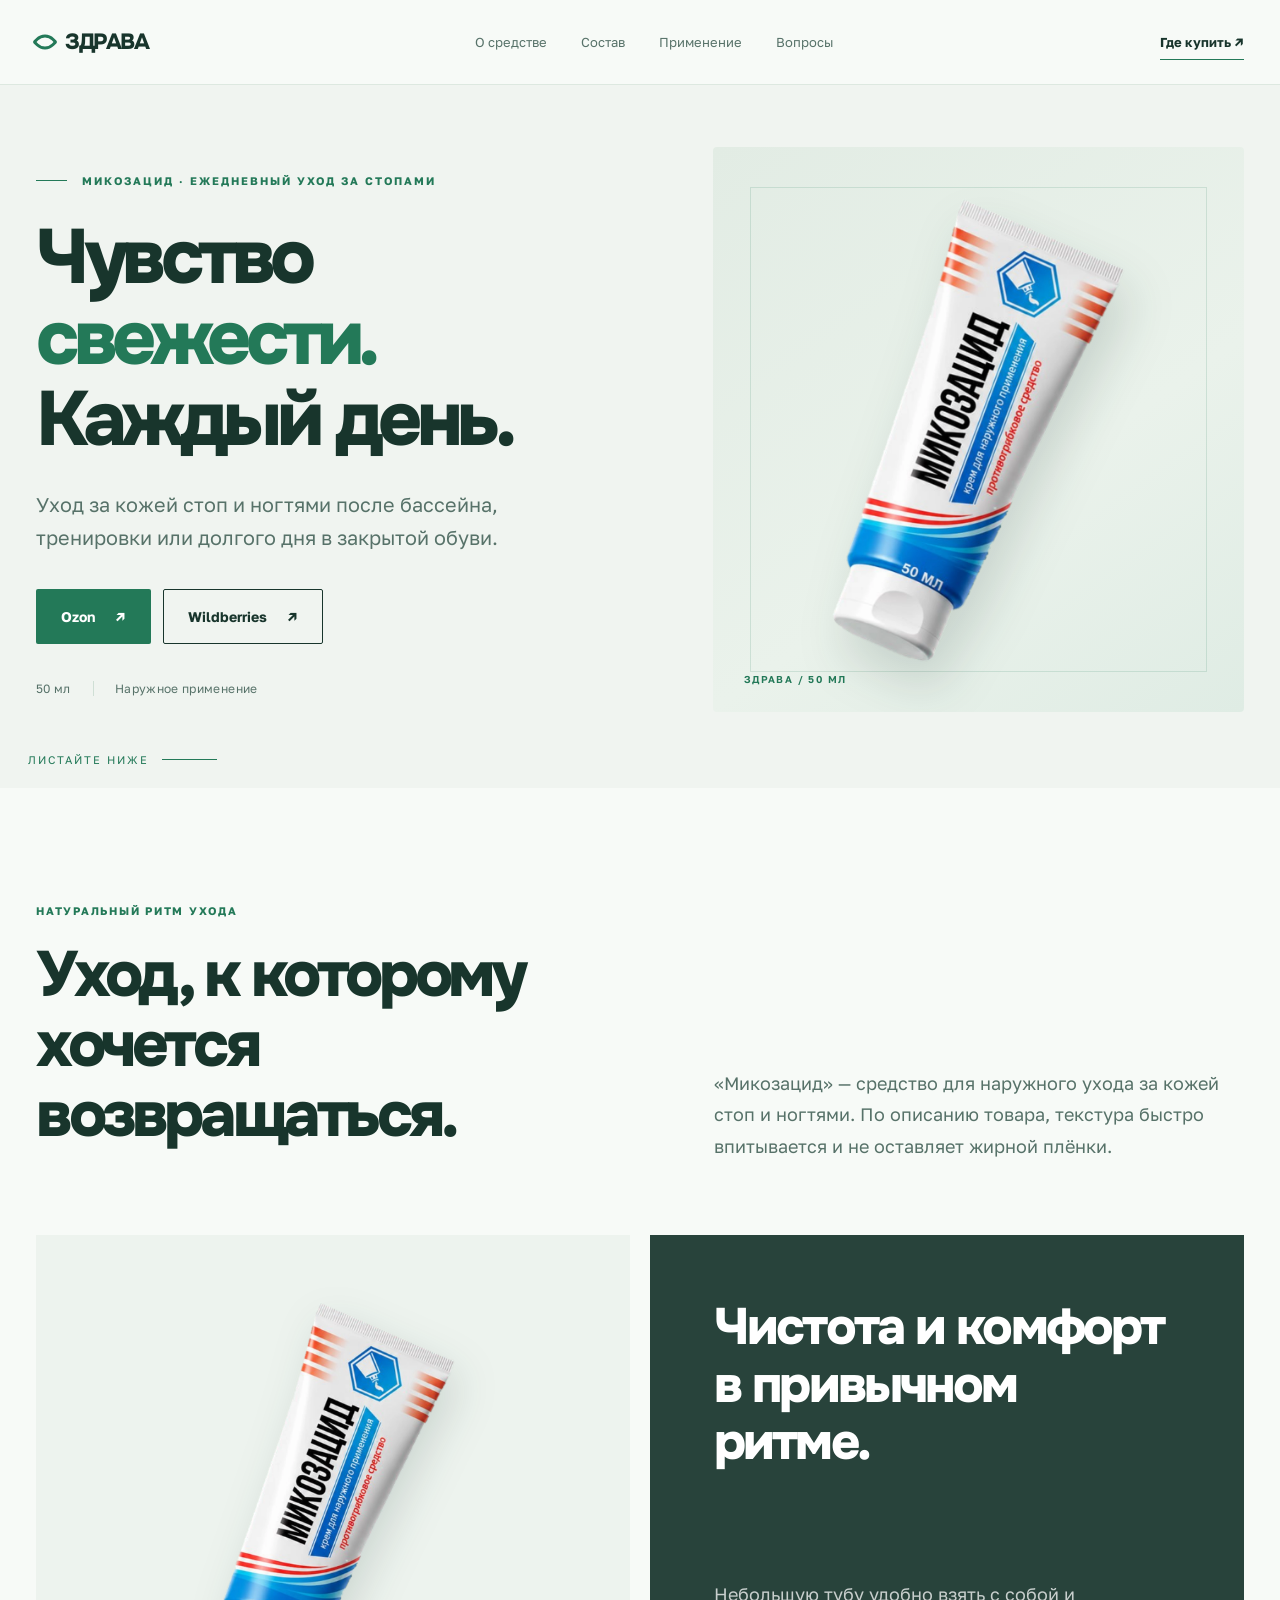
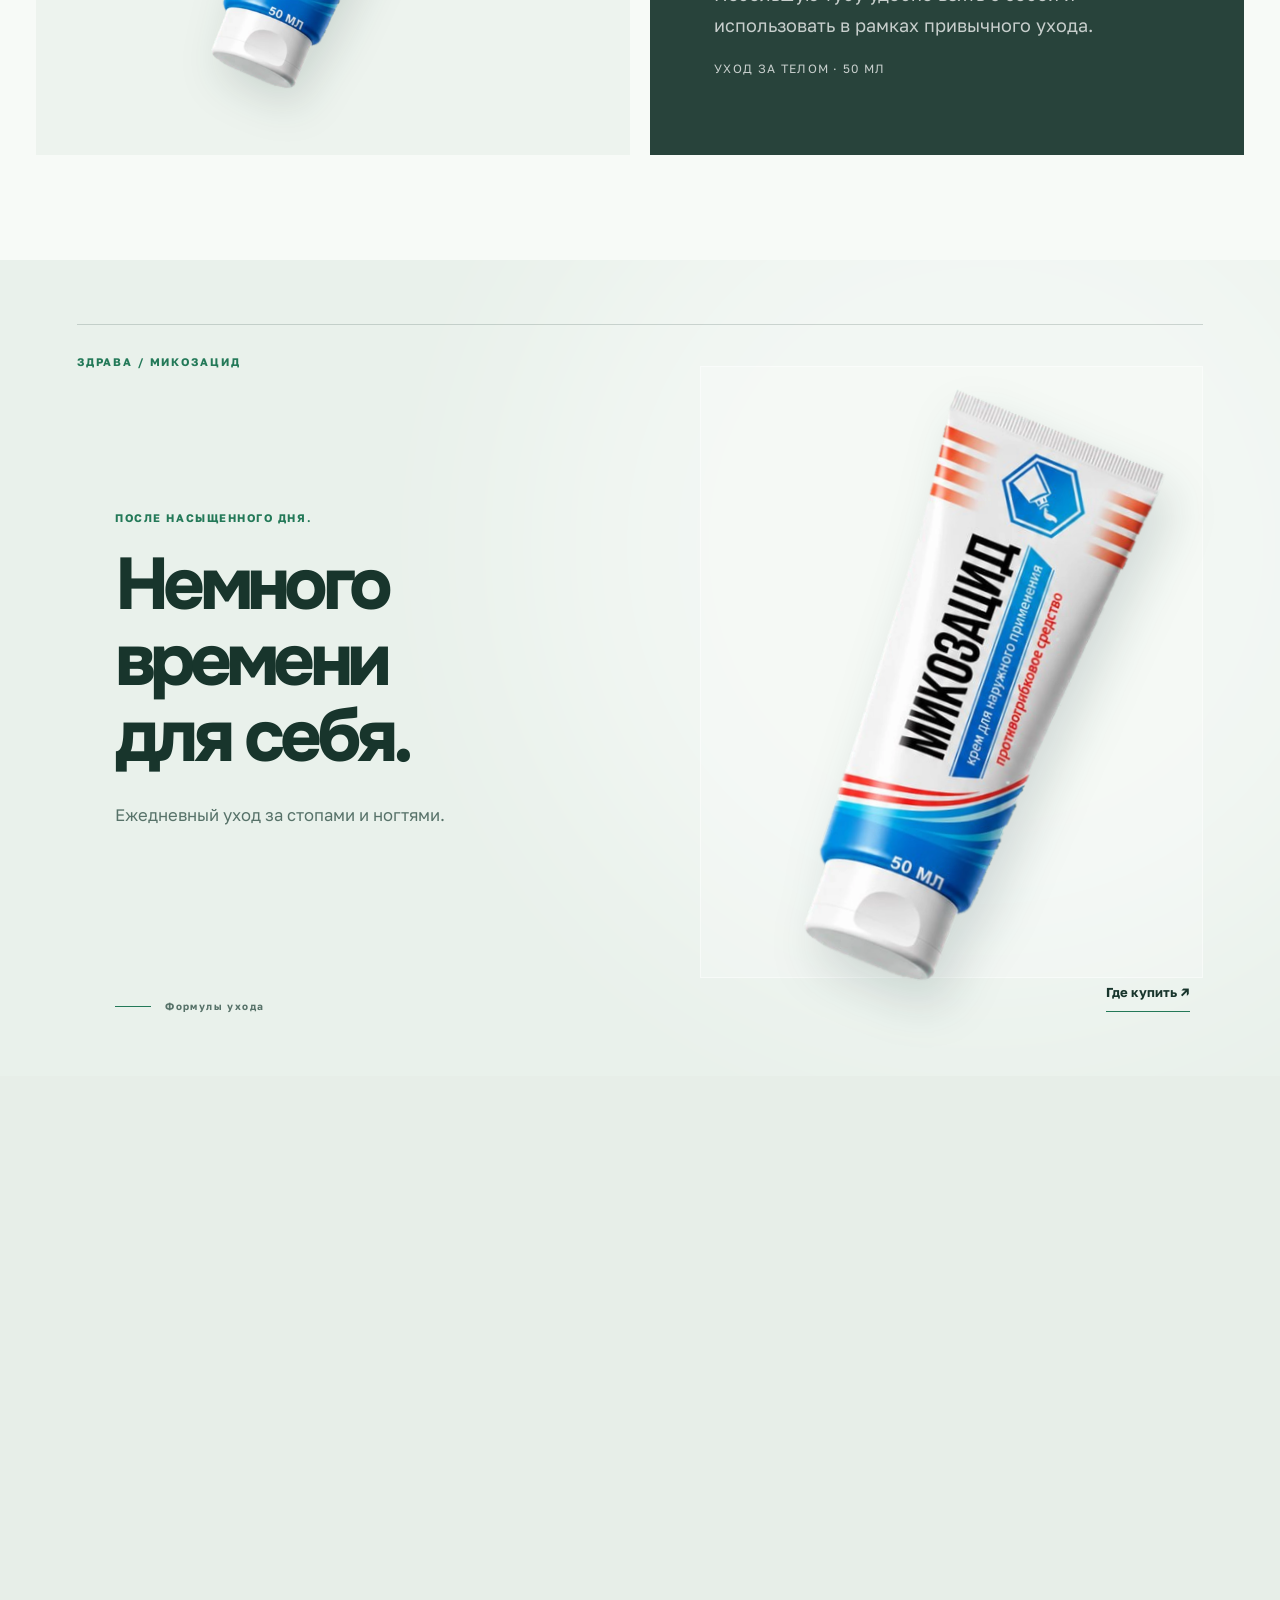
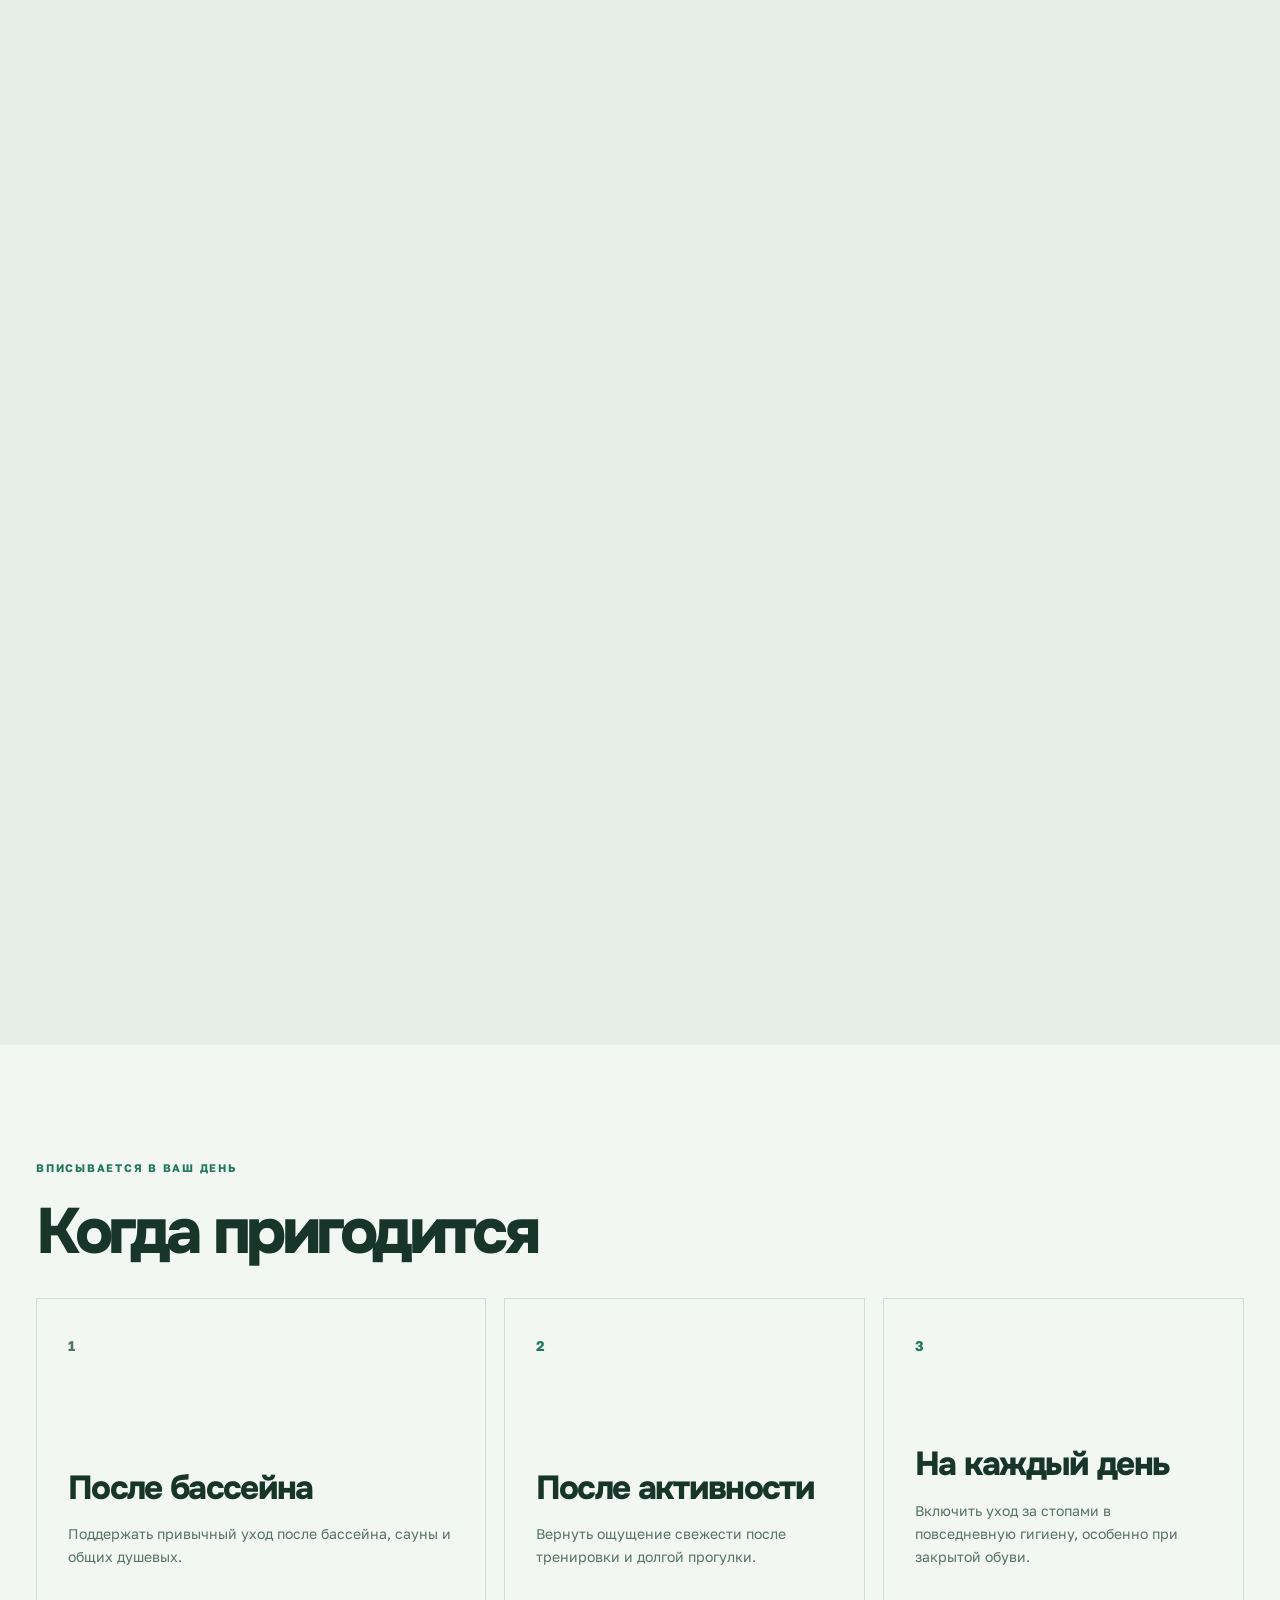
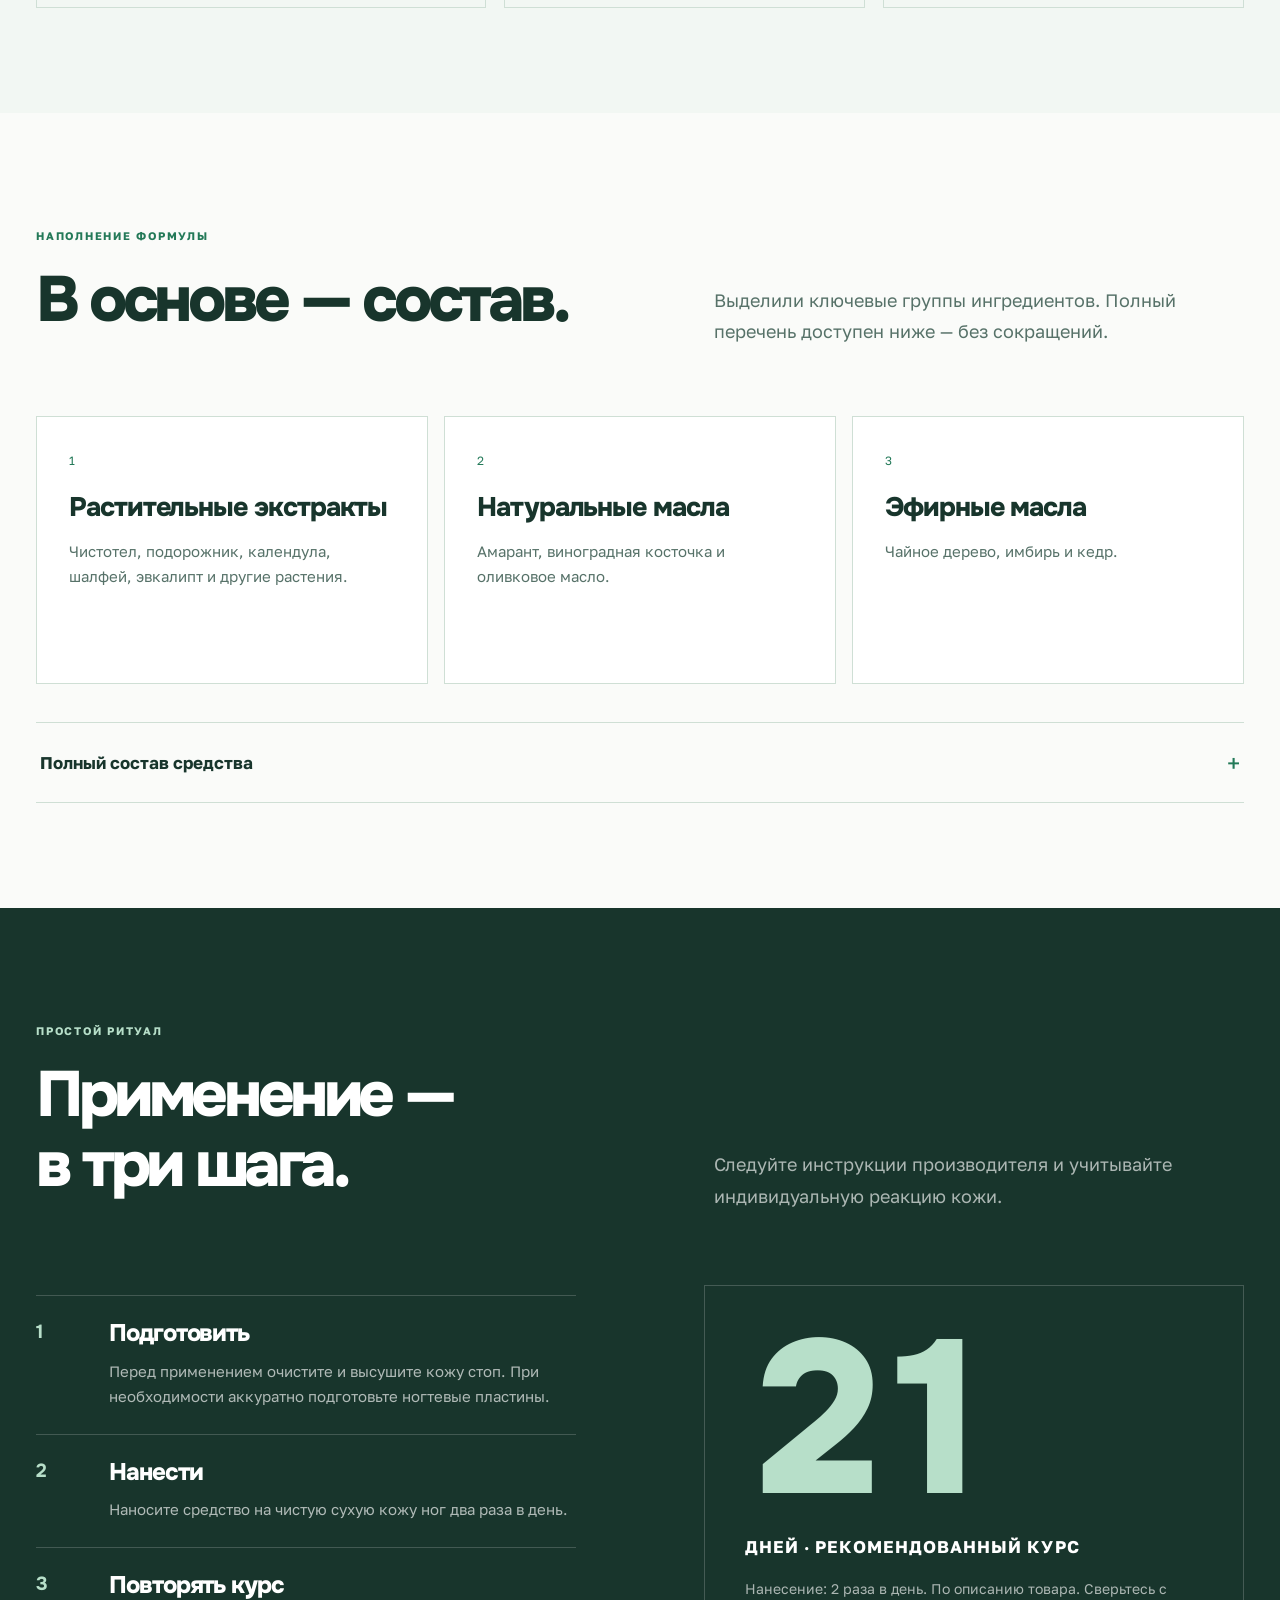
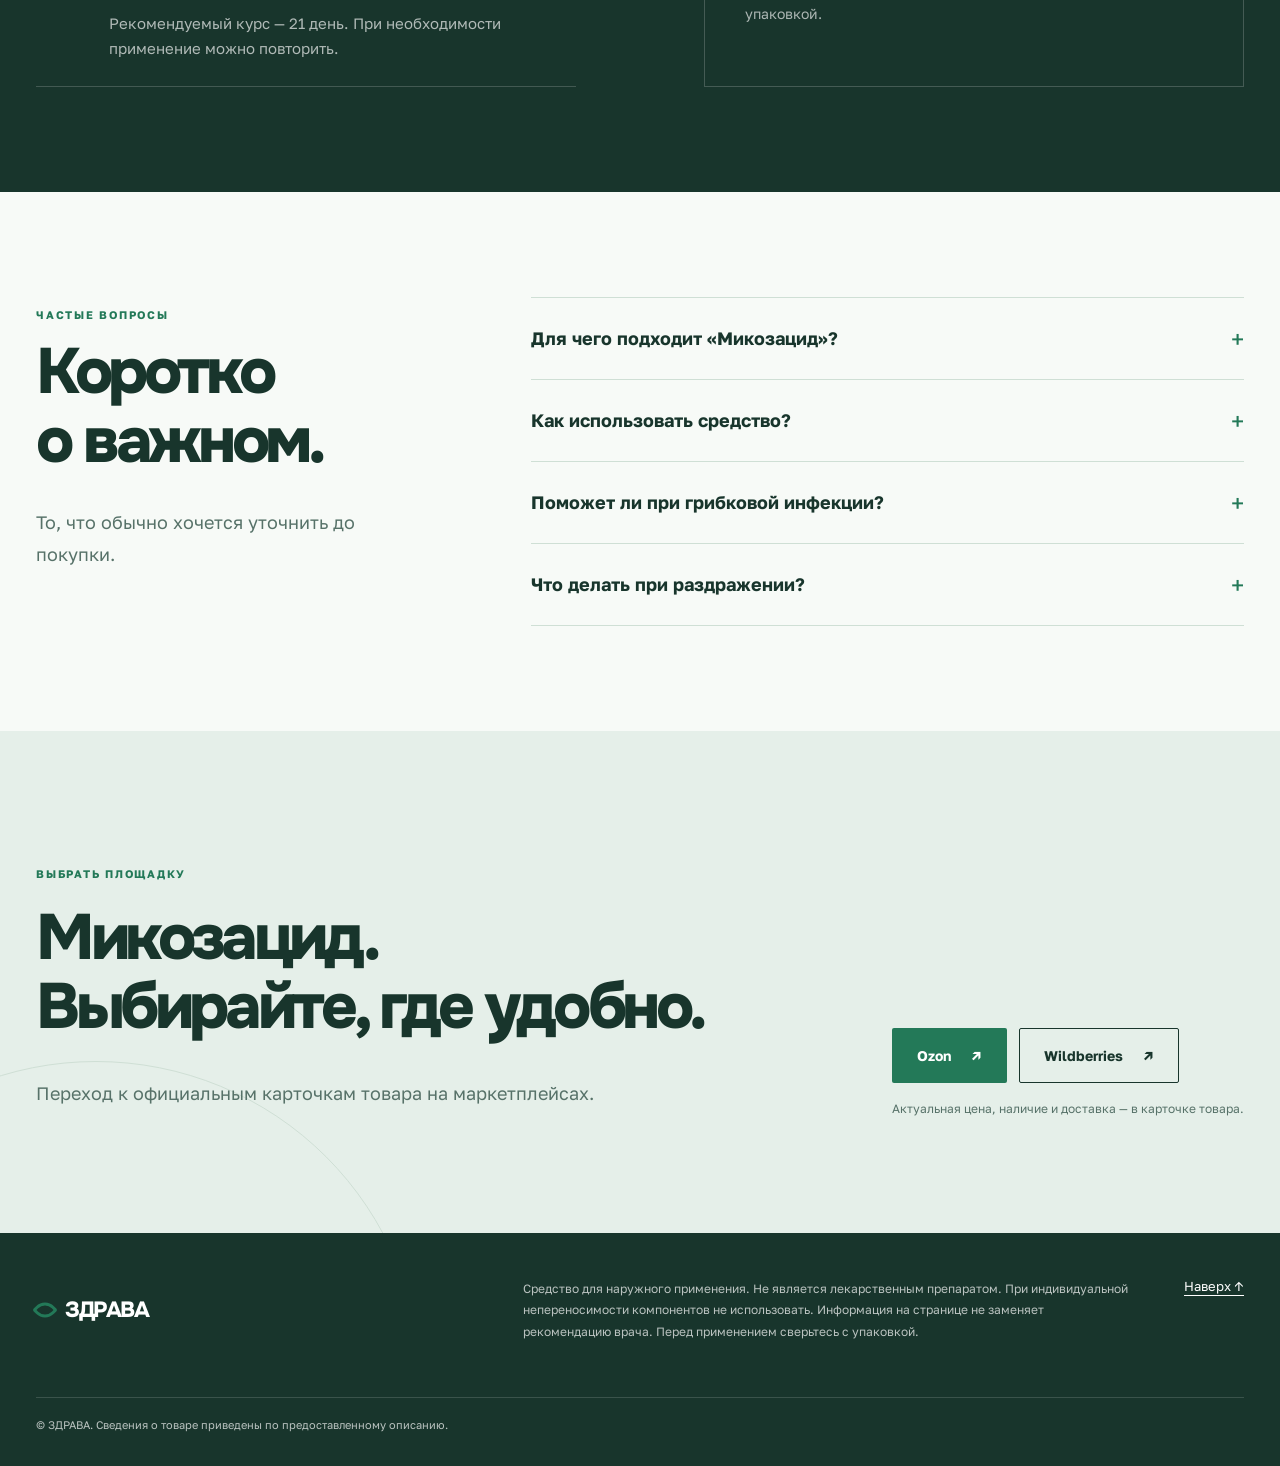
<file: next-v85/mikozacid/index.html>
<!DOCTYPE html>

<html lang="ru"><head>
<meta charset="utf-8"/><meta content="width=device-width, initial-scale=1" name="viewport"/>
<meta content="light" name="color-scheme"/><meta content="#e5efe9" name="theme-color"/>
<title>Микозацид — уход за стопами и ногтями | ЗДРАВА</title>
<meta content="Микозацид — средство для ухода за стопами и ногтями, 50 мл. Состав, применение, особенности. Купить на Ozon и Wildberries." name="description"/>
<!-- Preview only. After verifying product labels, rights, domain and legal copy: replace with index,follow. -->
<meta content="noindex,nofollow" name="robots"/>
<link href="https://zdrava.top/mikozacid/" rel="canonical"/>
<link href="assets/favicon.svg" rel="icon" type="image/svg+xml"/>
<link as="image" fetchpriority="high" href="assets/product.png" rel="preload"/>
<link href="https://fonts.googleapis.com" rel="preconnect"/><link crossorigin="" href="https://fonts.gstatic.com" rel="preconnect"/>
<link href="https://fonts.googleapis.com/css2?family=Golos+Text:wght@400;500;600;700&amp;family=Onest:wght@500;600;700;800&amp;display=swap" rel="stylesheet"/>
<meta content="ЗДРАВА" property="og:site_name"/><meta content="product" property="og:type"/><meta content="ru_RU" property="og:locale"/>
<meta content="Микозацид — уход за стопами и ногтями | ЗДРАВА" property="og:title"/><meta content="Микозацид — средство для ухода за стопами и ногтями, 50 мл. Состав, применение, особенности. Купить на Ozon и Wildberries." property="og:description"/>
<meta content="https://zdrava.top/mikozacid/assets/og-image.jpg" property="og:image"/><meta content="https://zdrava.top/mikozacid/" property="og:url"/>
<meta content="summary_large_image" name="twitter:card"/>
<script type="application/ld+json">{"@context":"https://schema.org","@graph":[{"@type":"Organization","@id":"https://zdrava.top/#organization","name":"ЗДРАВА","url":"https://zdrava.top/"},{"@type":"Product","@id":"https://zdrava.top/mikozacid/#product","name":"Микозацид","description":"Уход за кожей стоп и ногтями после бассейна, тренировки или долгого дня в закрытой обуви.","url":"https://zdrava.top/mikozacid/","image":["https://zdrava.top/mikozacid/assets/product.png"],"brand":{"@id":"https://zdrava.top/#organization"},"size":"50 мл","sameAs":["https://www.ozon.ru/product/sredstvo-dlya-uhoda-za-kozhey-i-nogtyami-mikozatsid-3690496505/","https://www.wildberries.ru/catalog/909408717/detail.aspx"]},{"@type":"FAQPage","mainEntity":[{"@type":"Question","name":"Для чего подходит «Микозацид»?","acceptedAnswer":{"@type":"Answer","text":"Для повседневного ухода за кожей стоп и ногтями, например после спорта, бассейна или дня в закрытой обуви."}},{"@type":"Question","name":"Как использовать средство?","acceptedAnswer":{"@type":"Answer","text":"Наносите на чистую сухую кожу ног дважды в день. По описанию товара рекомендуемый курс — 21 день; сверьтесь с инструкцией на упаковке."}},{"@type":"Question","name":"Поможет ли при грибковой инфекции?","acceptedAnswer":{"@type":"Answer","text":"Средство не является лекарственным препаратом. При зуде, шелушении или изменении ногтей обратитесь к врачу для диагностики и лечения."}},{"@type":"Question","name":"Что делать при раздражении?","acceptedAnswer":{"@type":"Answer","text":"Не используйте средство при индивидуальной непереносимости компонентов. Если появилась нежелательная реакция, прекратите применение."}}]}]}</script>
<style>/* Single-file, mobile-first CSS: responsive and motion-aware. */
:root{--cream:#f7faf7;--ink:#18352c;--muted:#577269;--brand:#237958;--brand2:#b7dfc9;--line:#cfdfd5;--surface:#e9f2eb;--hero:#e5efe9;--white:#fff;--font-title:'Onest',sans-serif;--font-body:'Golos Text',sans-serif}
body.glacier{--cream:#f5faff;--ink:#112c47;--muted:#53748b;--brand:#2869a4;--brand2:#c1e5f5;--line:#cfdfec;--surface:#e8f3fa;--hero:#e8f5fc;--white:#fff}
*{box-sizing:border-box}html{scroll-behavior:smooth;scroll-padding-top:84px}body{margin:0;background:var(--cream);color:var(--ink);font-family:var(--font-body);font-size:16px;-webkit-font-smoothing:antialiased;overflow-x:clip}button,a{-webkit-tap-highlight-color:transparent}button{font:inherit;cursor:pointer}a{color:inherit;text-decoration:none}img{display:block;max-width:100%;height:auto}::selection{background:var(--brand2);color:var(--ink)}
.skip{position:absolute;z-index:100;top:-80px;left:14px;background:var(--ink);color:#fff;padding:12px 18px}.skip:focus{top:12px}
.wrap{width:min(1300px,calc(100% - 56px));margin:auto}.site-header{position:sticky;top:0;z-index:60;background:color-mix(in srgb,var(--cream) 89%,transparent);backdrop-filter:blur(18px);-webkit-backdrop-filter:blur(18px);border-bottom:1px solid color-mix(in srgb,var(--line) 65%,transparent)}.header-inner{min-height:84px;display:flex;align-items:center;justify-content:space-between;gap:24px}.logo{font:800 22px/1 var(--font-title);letter-spacing:-.065em;display:inline-flex;gap:11px;align-items:center}.logo-mark{display:inline-block;width:18px;height:18px;border:3px solid var(--brand);border-radius:2px 70% 2px 70%;transform:rotate(-45deg)}.nav{display:flex;gap:34px;align-items:center}.nav a{font-size:13px;color:var(--muted);transition:color .2s}.nav a:hover{color:var(--brand)}.nav a{min-height:44px;display:inline-flex;align-items:center}.header-action{font-size:13px;font-weight:700;border-bottom:1px solid var(--brand);padding:9px 0}.menu-trigger{display:none;background:transparent;border:1px solid var(--line);border-radius:50%;height:46px;width:46px;color:var(--ink);font-size:22px;align-items:center;justify-content:center}
.progress{position:fixed;top:0;left:0;width:100%;height:3px;z-index:101;pointer-events:none}.progress span{display:block;height:100%;width:100%;background:var(--brand);transform:scaleX(0);transform-origin:left;will-change:transform}
.hero{position:relative;isolation:isolate;min-height:min(845px,calc(100svh - 84px));background:var(--hero);overflow:hidden}.hero::before{content:'';position:absolute;pointer-events:none;inset:0;background:radial-gradient(ellipse 55% 77% at 91% 52%,color-mix(in srgb,var(--brand2) 56%,transparent),transparent 75%),linear-gradient(115deg,rgba(255,255,255,.32),transparent 55%)}.hero-layout{display:grid;grid-template-columns:1.08fr .92fr;min-height:735px;align-items:center;gap:5vw;padding-top:65px;padding-bottom:90px;position:relative}.hero-copy{position:relative;z-index:5;max-width:740px}.eyebrow{display:flex;align-items:center;gap:15px;color:var(--brand);font-size:11px;letter-spacing:.18em;font-weight:700;text-transform:uppercase}.eyebrow:before{content:'';width:31px;height:1px;background:var(--brand)}.display{font-family:var(--font-title);font-weight:800;letter-spacing:-.075em;font-size:clamp(57px,6.65vw,111px);line-height:.99;margin:35px 0 28px}.display .line{display:block;white-space:nowrap}.display .line.accent{color:var(--brand)}.subtitle{color:var(--muted);font-size:clamp(17px,1.55vw,21px);line-height:1.65;max-width:515px;margin:0 0 35px}.actions{display:flex;flex-wrap:wrap;gap:12px;align-items:center}.button{--button-bg:var(--ink);--button-fg:#fff;min-height:55px;display:inline-flex;align-items:center;justify-content:center;gap:20px;background:var(--button-bg);color:var(--button-fg);border:1px solid transparent;border-radius:3px;padding:17px 24px;font-size:14px;font-weight:700;position:relative;overflow:hidden;transition:transform .2s ease,box-shadow .2s ease,background .2s ease}.button.primary{--button-bg:var(--brand)}.button.secondary{--button-bg:transparent;--button-fg:var(--ink);border-color:var(--ink)}.button:hover{transform:translateY(-2px);box-shadow:0 13px 25px -19px var(--ink)}.button:active{transform:translateY(0) scale(.985)}.button .arrow{display:inline-block;transition:transform .2s}.button:hover .arrow{transform:translate(3px,-2px)}.button:focus-visible,.menu-trigger:focus-visible,a:focus-visible,summary:focus-visible{outline:3px solid var(--brand);outline-offset:4px}.hero-note{display:flex;gap:22px;align-items:center;margin-top:37px;font-size:12px;letter-spacing:.03em;color:var(--muted)}.hero-note span+span{border-left:1px solid var(--line);padding-left:21px}
.hero-art{position:relative;z-index:2;min-height:620px;display:flex;align-items:center;justify-content:center;--px:0;--py:0}.art-ring{position:absolute;width:575px;height:575px;max-width:125%;aspect-ratio:1;border:1px solid color-mix(in srgb,var(--brand) 19%,transparent);border-radius:50%;transform:translate(calc(var(--px)*-10px),calc(var(--py)*-7px));transition:transform .35s ease}.art-ring::before,.art-ring::after{content:'';position:absolute;border-radius:50%;inset:38px;border:1px solid color-mix(in srgb,var(--brand) 12%,transparent)}.art-ring::after{inset:105px}.art-plate{position:absolute;width:77%;height:67%;border-radius:46% 54% 58% 42%/49% 47% 53% 51%;background:linear-gradient(145deg,rgba(255,255,255,.7),color-mix(in srgb,var(--brand2) 75%,#fff));box-shadow:inset 17px 15px 42px rgba(255,255,255,.78),30px 24px 70px color-mix(in srgb,var(--brand) 12%,transparent);transform:rotate(-12deg);filter:blur(.3px)}.glacier .art-plate{border-radius:32% 56% 35% 49%;transform:rotate(18deg);clip-path:polygon(16% 0%,84% 5%,100% 70%,65% 100%,5% 83%,0 28%)}.art-light{position:absolute;width:58%;aspect-ratio:1;border-radius:50%;background:radial-gradient(circle,rgba(255,255,255,.77),transparent 70%);filter:blur(13px);transform:translate(17%,3%)}.art-product{position:relative;z-index:4;width:auto;height:min(560px,55vw);object-fit:contain;filter:drop-shadow(13px 28px 20px rgba(11,34,35,.18));transform:translate(calc(var(--px)*5px),calc(var(--py)*3px));transition:transform .45s cubic-bezier(.2,.7,.1,1)}.art-small{position:absolute;bottom:52px;right:0;z-index:5;background:rgba(255,255,255,.5);border:1px solid rgba(255,255,255,.75);backdrop-filter:blur(14px);padding:19px 23px;min-width:168px;box-shadow:0 14px 32px -28px var(--ink)}.art-small strong{display:block;font:800 38px/1 var(--font-title);letter-spacing:-.07em}.art-small span{font-size:11px;color:var(--muted);letter-spacing:.11em;text-transform:uppercase}.art-number{font:800 clamp(170px,24vw,410px)/1 var(--font-title);letter-spacing:-.11em;color:color-mix(in srgb,var(--brand) 7%,transparent);position:absolute;z-index:-1;right:-5%;top:0;pointer-events:none}.hero-index{position:absolute;bottom:31px;left:calc((100% - min(1300px,100% - 56px))/2);z-index:2;color:var(--brand);font-size:11px;letter-spacing:.18em;display:flex;align-items:center;gap:13px}.hero-index:after{content:'';width:55px;height:1px;background:var(--brand)}
.section{padding:112px 0}.kicker{color:var(--brand);font-size:11px;letter-spacing:.16em;text-transform:uppercase;font-weight:700}.section-heading{font:800 clamp(43px,5vw,76px)/1.08 var(--font-title);letter-spacing:-.069em;margin:24px 0 30px}.section-lead{font-size:18px;line-height:1.75;color:var(--muted);max-width:570px}.section-top{display:grid;grid-template-columns:1fr .9fr;gap:7vw;align-items:end;margin-bottom:55px}.about{background:var(--cream)}.about-grid{display:grid;grid-template-columns:1fr 1fr;gap:20px}.about-scene{min-height:520px;background:var(--surface);position:relative;overflow:hidden;isolation:isolate;display:flex;align-items:center;justify-content:center}.about-scene:before{content:'';position:absolute;width:82%;aspect-ratio:1;border:1px solid var(--line);border-radius:50%}.about-scene:after{content:'';position:absolute;width:56%;aspect-ratio:1;background:rgba(255,255,255,.45);border-radius:49% 51% 39% 61%}.about-scene img{position:relative;z-index:2;height:390px;max-width:80%;object-fit:contain;filter:drop-shadow(13px 20px 14px rgba(5,31,31,.13))}.about-textbox{padding:clamp(30px,5vw,73px);background:var(--ink);color:#fff;display:flex;flex-direction:column;justify-content:space-between;gap:65px;min-height:520px}.about-textbox p{color:rgba(255,255,255,.74);font-size:18px;line-height:1.72;max-width:460px}.about-textbox strong{font:800 clamp(30px,4vw,57px)/1.12 var(--font-title);letter-spacing:-.056em}.smallnote{font-size:12px!important;letter-spacing:.11em;text-transform:uppercase}
.scenarios{background:var(--surface)}.scenario-grid{display:grid;grid-template-columns:1.12fr .9fr .9fr;gap:18px}.scenario{border:1px solid color-mix(in srgb,var(--line) 70%,#fff);background:color-mix(in srgb,var(--cream) 78%,transparent);padding:38px 31px 39px;min-height:310px;display:flex;flex-direction:column;justify-content:space-between;transition:background .2s,transform .25s}.scenario:hover{transform:translateY(-5px);background:var(--white)}.scenario:first-child{background:var(--ink);color:#fff}.scenario:first-child .s-n,.scenario:first-child p{color:rgba(255,255,255,.7)}.s-n{font-size:14px;color:var(--brand);font-weight:700}.scenario h3{font:800 clamp(25px,2.6vw,37px)/1.12 var(--font-title);letter-spacing:-.05em;margin:0 0 15px}.scenario p{margin:0;line-height:1.65;font-size:14px;color:var(--muted)}
.ingredients .section-top{margin-bottom:50px}.ingredients-grid{display:grid;grid-template-columns:repeat(3,1fr);border-top:1px solid var(--line);margin-bottom:48px}.ing{padding:34px 35px 50px;border-right:1px solid var(--line);min-height:233px}.ing:first-child{padding-left:0}.ing:last-child{border-right:0}.ing-number{color:var(--brand);font-size:12px}.ing h3{font:800 26px/1.22 var(--font-title);letter-spacing:-.04em;margin:28px 0 15px}.ing p{color:var(--muted);line-height:1.65;font-size:15px}.expand{border-top:1px solid var(--line);border-bottom:1px solid var(--line);padding:0}.expand summary{display:flex;justify-content:space-between;align-items:center;cursor:pointer;list-style:none;gap:25px;padding:25px 4px;font-size:17px;font-weight:700}.expand summary::-webkit-details-marker{display:none}.expand summary:after{content:'+';font-size:24px;font-weight:400;color:var(--brand)}.expand[open] summary:after{content:'−'}.expand .inner{padding:0 4px 30px;max-width:970px;color:var(--muted);line-height:1.8;font-size:15px}
.how{background:var(--ink);color:white;overflow:hidden}.how .kicker{color:var(--brand2)}.how .section-lead{color:rgba(255,255,255,.64)}.how-content{display:grid;grid-template-columns:1fr 1fr;gap:10vw}.steps{list-style:none;margin:10px 0 0;padding:0}.steps li{display:grid;grid-template-columns:58px 1fr;gap:15px;padding:24px 0;border-bottom:1px solid rgba(255,255,255,.18)}.steps li:first-child{border-top:1px solid rgba(255,255,255,.18)}.steps .n{color:var(--brand2);font:700 19px var(--font-title)}.steps h3{font:800 24px/1.15 var(--font-title);margin:0 0 11px;letter-spacing:-.045em}.steps p{font-size:15px;line-height:1.7;color:rgba(255,255,255,.66);margin:0}.how-accent{font:800 clamp(100px,17vw,250px)/.82 var(--font-title);color:var(--brand2);letter-spacing:-.1em}.how-unit{font:700 17px var(--font-body);letter-spacing:.06em;margin-top:26px;text-transform:uppercase}.how-accent-wrap{display:flex;flex-direction:column;justify-content:center;border:1px solid rgba(255,255,255,.19);padding:40px;min-height:360px}
.faq{background:var(--cream)}.faq-grid{display:grid;grid-template-columns:.68fr 1.32fr;gap:10vw}.faq .section-heading{margin-top:17px}.faq-list{border-top:1px solid var(--line)}.faq-list details{border-bottom:1px solid var(--line)}.faq-list summary{list-style:none;display:flex;align-items:center;justify-content:space-between;gap:30px;padding:26px 0;cursor:pointer;font-weight:700;font-size:18px}.faq-list summary::-webkit-details-marker{display:none}.faq-list summary:after{content:'+';font-size:24px;flex-shrink:0;font-weight:400;color:var(--brand)}.faq-list details[open] summary:after{content:'−'}.faq-list p{margin:0;padding:0 0 27px;line-height:1.75;color:var(--muted);max-width:660px}
.buy{background:var(--hero);padding:125px 0 105px;position:relative;overflow:hidden}.buy:before{content:'';position:absolute;width:650px;aspect-ratio:1;border:1px solid var(--line);border-radius:50%;left:-230px;bottom:-480px}.buy-inner{position:relative;display:flex;flex-wrap:wrap;justify-content:space-between;align-items:end;gap:30px}.buy .section-heading{max-width:820px;margin-bottom:35px}.buy-remark{color:var(--muted);font-size:12px;margin-top:18px}.footer{padding:45px 0 35px;background:var(--ink);color:rgba(255,255,255,.7)}.footer-inner{display:grid;grid-template-columns:1fr 1.4fr auto;gap:50px}.footer .logo{color:white}.footer p{font-size:12px;line-height:1.8;max-width:650px;margin:0}.up{text-decoration:underline;text-underline-offset:4px;color:white;font-size:13px}.copyright{margin-top:55px;border-top:1px solid rgba(255,255,255,.15);padding-top:20px;font-size:11px}
.mobile-dock{display:none}
@media(max-width:1150px){.wrap{width:min(100% - 48px,1300px)}.display{font-size:clamp(56px,7vw,90px)}.hero-layout{gap:15px}.hero-art{min-height:500px}.art-product{height:min(510px,51vw)}.art-ring{width:450px;height:450px}.section{padding:88px 0}}
@media(max-width:820px){.header-inner{min-height:70px}.nav{position:absolute;top:70px;left:0;right:0;padding:25px 28px;background:var(--cream);border-bottom:1px solid var(--line);display:none;flex-direction:column;align-items:stretch;gap:20px}.nav.is-open{display:flex}.menu-trigger{display:inline-flex}.header-action{margin-left:auto}.hero-layout{grid-template-columns:1fr;gap:10px;min-height:0;padding:74px 0 85px}.hero-copy{z-index:4}.hero-art{min-height:500px;grid-row:2}.hero-note{margin-top:26px}.art-product{height:450px}.art-plate{max-height:340px}.art-small{right:1%;bottom:0}.display{font-size:clamp(55px,11vw,89px)}.section-top,.faq-grid,.how-content{grid-template-columns:1fr;gap:20px}.about-grid{grid-template-columns:1fr}.about-scene,.about-textbox{min-height:420px}.scenario-grid{grid-template-columns:1fr 1fr}.scenario:first-child{grid-column:1/-1;min-height:260px}.ingredients-grid{grid-template-columns:1fr}.ing,.ing:first-child{padding:25px 0;min-height:unset;border-right:0;border-bottom:1px solid var(--line)}.ing:last-child{border-bottom:0}.how-accent-wrap{min-height:270px}.footer-inner{grid-template-columns:1fr 1fr}.footer .up{grid-column:2;justify-self:end}}
@media(max-width:550px){.wrap{width:calc(100% - 36px)}.header-action{display:none}.hero-layout{padding-top:63px;padding-bottom:68px}.eyebrow{font-size:10px;letter-spacing:.11em}.display{font-size:clamp(48px,13.6vw,70px);margin:28px 0 20px}.display .line{white-space:normal}.subtitle{font-size:16px;line-height:1.55;max-width:355px;margin-bottom:25px}.actions{display:grid;grid-template-columns:1fr 1fr;gap:8px}.button{min-height:52px;gap:9px;font-size:12px;padding:13px 9px}.hero-art{min-height:440px;margin-top:0}.art-plate{height:79%;width:88%}.art-ring{width:min(370px,108vw);height:min(370px,108vw)}.art-product{height:385px;max-width:70vw}.art-small{min-width:120px;padding:13px 16px;bottom:0;right:0}.art-small strong{font-size:32px}.hero-note{font-size:11px;gap:16px}.hero-note span+span{padding-left:15px}.hero-index{display:none}.section{padding:72px 0}.section-heading{font-size:clamp(41px,11.5vw,59px);margin:16px 0 24px}.section-lead{font-size:16px}.section-top{margin-bottom:29px}.about-scene{min-height:330px}.about-scene img{height:275px}.about-textbox{min-height:370px;padding:31px}.about-textbox strong{font-size:39px}.about-textbox p{font-size:16px}.scenario-grid{grid-template-columns:1fr}.scenario:first-child{grid-column:auto}.scenario{min-height:245px;padding:27px}.scenario h3{font-size:31px}.ing h3{margin:15px 0 10px}.how-accent-wrap{padding:30px;min-height:235px}.how-accent{font-size:120px}.faq-list summary{font-size:16px}.buy{padding:88px 0 96px}.buy .actions{width:100%}.footer-inner{grid-template-columns:1fr;gap:22px}.footer .up{grid-column:auto;justify-self:start}.footer{padding-bottom:95px}.mobile-dock{display:flex;position:fixed;z-index:55;bottom:0;left:0;right:0;gap:8px;padding:9px 13px calc(9px + env(safe-area-inset-bottom));border-top:1px solid var(--line);background:color-mix(in srgb,var(--cream) 95%,transparent);backdrop-filter:blur(18px);transform:translateY(120%);transition:transform .24s ease}.mobile-dock.is-visible{transform:translateY(0)}.mobile-dock a{flex:1;min-height:44px;display:flex;justify-content:center;align-items:center;background:var(--brand);color:white;font-weight:700;font-size:13px}.mobile-dock a:last-child{background:var(--ink)}}
@media(prefers-reduced-motion:reduce){*,*:before,*:after{scroll-behavior:auto!important;animation:none!important;transition:none!important;transform:none!important}.progress{display:none}.mobile-dock{transform:translateY(120%)!important}.mobile-dock.is-visible{transform:translateY(0)!important}}
</style>
<!-- To enable Yandex.Metrika/Webvisor: install approved counter in head and set window.ZDRAVA_METRIKA_ID below. No tracking is sent without an installed counter. -->
<script>window.ZDRAVA_METRIKA_ID=null;window.dataLayer=window.dataLayer||[];</script>
<!-- Motion libraries are enhancement only. Page remains functional if CDN fails. -->




<noscript><style>@media(max-width:820px){.header-inner{flex-wrap:wrap}.nav{display:flex;position:static;flex:1 1 100%;flex-direction:row;overflow:auto;align-items:center;padding:6px 0 18px;gap:22px}.nav a{min-height:44px;display:inline-flex;align-items:center;white-space:nowrap}.menu-trigger{display:none}}</style></noscript>
<link href="studio.css" rel="stylesheet"/></head><body class="verdant">
<a class="skip" href="#main">Перейти к содержимому</a>
<header class="site-header"><div class="wrap header-inner">
<a aria-label="ЗДРАВА — наверх" class="logo" href="#top"><span aria-hidden="true" class="logo-mark"></span>ЗДРАВА</a>
<nav aria-label="Навигация по странице" class="nav" id="nav"><a href="#about">О средстве</a><a href="#ingredients">Состав</a><a href="#how">Применение</a><a href="#faq">Вопросы</a></nav>
<a class="header-action" data-event="where_buy_click" href="#buy">Где купить ↗</a>
<button aria-controls="nav" aria-expanded="false" aria-label="Открыть меню" class="menu-trigger" id="menu-trigger" type="button">☰</button>
</div></header>
<main id="main">
<section aria-labelledby="title" class="hero" id="top"><div class="wrap hero-layout">
<div class="hero-copy"><p class="eyebrow">МИКОЗАЦИД · ЕЖЕДНЕВНЫЙ УХОД ЗА СТОПАМИ</p>
<h1 class="display" id="title"><span class="line">Чувство</span><span class="line accent">свежести.</span><span class="line">Каждый день.</span></h1>
<p class="subtitle">Уход за кожей стоп и ногтями после бассейна, тренировки или долгого дня в закрытой обуви.</p><div class="actions">
<a class="button primary" data-event="ozon_click" href="https://www.ozon.ru/product/sredstvo-dlya-uhoda-za-kozhey-i-nogtyami-mikozatsid-3690496505/" rel="noopener noreferrer" target="_blank"><span>Ozon</span><span aria-hidden="true" class="arrow">↗</span></a>
<a class="button secondary" data-event="wb_click" href="https://www.wildberries.ru/catalog/909408717/detail.aspx" rel="noopener noreferrer" target="_blank"><span>Wildberries</span><span aria-hidden="true" class="arrow">↗</span></a></div>
<div class="hero-note"><span>50 мл</span><span>Наружное применение</span></div></div>
<div aria-label="Фото упаковки Микозацид" class="hero-art"><img alt="Микозацид, оригинальная туба 50 мл" class="art-product" decoding="async" fetchpriority="high" height="2202" loading="eager" src="assets/product-premium.webp" width="1404"/></div>
</div><div aria-hidden="true" class="hero-index">ЛИСТАЙТЕ НИЖЕ</div></section>
<!-- Section 2: about the product -->
<section aria-labelledby="about-title" class="section about" id="about"><div class="wrap">
<div class="section-top"><div><p class="kicker">НАТУРАЛЬНЫЙ РИТМ УХОДА</p><h2 class="section-heading" id="about-title">Уход, к которому хочется возвращаться.</h2></div><p class="section-lead">«Микозацид» — средство для наружного ухода за кожей стоп и ногтями. По описанию товара, текстура быстро впитывается и не оставляет жирной плёнки.</p></div>
<div class="about-grid"><div class="about-scene"><img alt="Упаковка Микозацид — 50 мл" decoding="async" height="734" loading="lazy" src="assets/product-premium.webp" width="468"/></div>
<div class="about-textbox"><strong>Чистота и комфорт в привычном ритме.</strong><div><p>Небольшую тубу удобно взять с собой и использовать в рамках привычного ухода.</p><p class="smallnote">Уход за телом · 50 мл</p></div></div></div></div></section><section aria-label="История ухода" class="film" data-film="">
<div class="film__stage"><div aria-hidden="true" class="film__backdrop"></div><div aria-hidden="true" class="film__line"></div>
<p class="film__meta">ЗДРАВА / МИКОЗАЦИД</p>
<div class="film__copy"><div aria-hidden="false" class="film__panel is-current"><p class="film__eyebrow">После насыщенного дня.</p><h2>Немного времени для себя.</h2><p>Ежедневный уход за стопами и ногтями.</p></div><div aria-hidden="true" class="film__panel"><p class="film__eyebrow">Бережно и регулярно.</p><h2>Простые действия.</h2><p>Наносите на чистую сухую кожу, согласно инструкции.</p></div><div aria-hidden="true" class="film__panel"><p class="film__eyebrow">Ваш привычный уход.</p><h2>Спокойный ритм.</h2><p>Туба 50 мл. Подробности — в карточке товара.</p></div></div>
<div class="film__product-wrap"><div aria-hidden="true" class="film__surface"></div>
<img alt="Упаковка средства для ухода за стопами Микозацид, 50 мл" class="film__product" decoding="async" height="2202" loading="lazy" src="assets/product-premium.webp" width="1404"/></div>
<span class="film__index">Формулы ухода</span><a class="film__link" href="#buy">Где купить ↗</a></div>
</section>
<!-- Section 3: three realistic use occasions -->
<section aria-labelledby="when-title" class="section scenarios" id="when"><div class="wrap"><p class="kicker">ВПИСЫВАЕТСЯ В ВАШ ДЕНЬ</p><h2 class="section-heading" id="when-title">Когда пригодится</h2><div class="scenario-grid"><article class="scenario" data-animate=""><span class="s-n">1</span><div><h3>После бассейна</h3><p>Поддержать привычный уход после бассейна, сауны и общих душевых.</p></div></article><article class="scenario" data-animate=""><span class="s-n">2</span><div><h3>После активности</h3><p>Вернуть ощущение свежести после тренировки и долгой прогулки.</p></div></article><article class="scenario" data-animate=""><span class="s-n">3</span><div><h3>На каждый день</h3><p>Включить уход за стопами в повседневную гигиену, особенно при закрытой обуви.</p></div></article></div></div></section>
<!-- Section 4: ingredient groups and full supplied composition -->
<section aria-labelledby="ingredients-title" class="section ingredients" id="ingredients"><div class="wrap"><div class="section-top"><div><p class="kicker">НАПОЛНЕНИЕ ФОРМУЛЫ</p><h2 class="section-heading" id="ingredients-title">В основе — состав.</h2></div><p class="section-lead">Выделили ключевые группы ингредиентов. Полный перечень доступен ниже — без сокращений.</p></div>
<div class="ingredients-grid"><article class="ing" data-animate=""><span class="ing-number">1</span><h3>Растительные экстракты</h3><p>Чистотел, подорожник, календула, шалфей, эвкалипт и другие растения.</p></article><article class="ing" data-animate=""><span class="ing-number">2</span><h3>Натуральные масла</h3><p>Амарант, виноградная косточка и оливковое масло.</p></article><article class="ing" data-animate=""><span class="ing-number">3</span><h3>Эфирные масла</h3><p>Чайное дерево, имбирь и кедр.</p></article></div>
<details class="expand" data-event="full_composition_open"><summary>Полный состав средства</summary><div class="inner"><p>Вода очищенная; растительные экстракты: чистотела, подорожника, конского каштана, шалфея, календулы, тысячелистника, мелиссы, ромашки, шиповника, боярышника, эвкалипта, пихты, лопуха; воск пчелиный; масла амаранта, виноградной косточки, оливковое; эфирные масла чайного дерева, имбиря, кедра; цетеариловый спирт, изопропилпальмитат, цетеарет-20, воск эмульсионный, феноксиэтанол, этилгексилглицерин.</p><p>Состав приведён по предоставленному описанию товара. Перед использованием сверьтесь с актуальной упаковкой.</p></div></details></div></section>
<!-- Section 5: usage steps -->
<section aria-labelledby="how-title" class="section how" id="how"><div class="wrap"><div class="section-top"><div><p class="kicker">ПРОСТОЙ РИТУАЛ</p><h2 class="section-heading" id="how-title">Применение —<br/>в три шага.</h2></div><p class="section-lead">Следуйте инструкции производителя и учитывайте индивидуальную реакцию кожи.</p></div><div class="how-content"><ol class="steps"><li data-animate=""><span class="n">1</span><div><h3>Подготовить</h3><p>Перед применением очистите и высушите кожу стоп. При необходимости аккуратно подготовьте ногтевые пластины.</p></div></li><li data-animate=""><span class="n">2</span><div><h3>Нанести</h3><p>Наносите средство на чистую сухую кожу ног два раза в день.</p></div></li><li data-animate=""><span class="n">3</span><div><h3>Повторять курс</h3><p>Рекомендуемый курс — 21 день. При необходимости применение можно повторить.</p></div></li></ol><div class="how-accent-wrap"><div class="how-accent"><span class="counter" data-value="21" style="font-variant-numeric:tabular-nums">21</span></div><div class="how-unit">Дней · рекомендованный курс</div><p class="section-lead" style="font-size:14px;margin-top:20px">Нанесение: 2 раза в день. По описанию товара. Сверьтесь с упаковкой.</p></div></div></div></section>
<!-- Section 6: native details, accessible without JavaScript -->
<section aria-labelledby="faq-title" class="section faq" id="faq"><div class="wrap faq-grid"><div><p class="kicker">ЧАСТЫЕ ВОПРОСЫ</p><h2 class="section-heading" id="faq-title">Коротко<br/>о важном.</h2><p class="section-lead">То, что обычно хочется уточнить до покупки.</p></div><div class="faq-list"><details><summary>Для чего подходит «Микозацид»?</summary><p>Для повседневного ухода за кожей стоп и ногтями, например после спорта, бассейна или дня в закрытой обуви.</p></details><details><summary>Как использовать средство?</summary><p>Наносите на чистую сухую кожу ног дважды в день. По описанию товара рекомендуемый курс — 21 день; сверьтесь с инструкцией на упаковке.</p></details><details><summary>Поможет ли при грибковой инфекции?</summary><p>Средство не является лекарственным препаратом. При зуде, шелушении или изменении ногтей обратитесь к врачу для диагностики и лечения.</p></details><details><summary>Что делать при раздражении?</summary><p>Не используйте средство при индивидуальной непереносимости компонентов. Если появилась нежелательная реакция, прекратите применение.</p></details></div></div></section>
<!-- Section 7: purchase links to marketplaces only -->
<section aria-labelledby="buy-title" class="buy" id="buy"><div class="wrap buy-inner"><div><p class="kicker">ВЫБРАТЬ ПЛОЩАДКУ</p><h2 class="section-heading" id="buy-title">Микозацид.<br/>Выбирайте, где удобно.</h2><p class="section-lead">Переход к официальным карточкам товара на маркетплейсах.</p></div><div><div class="actions">
<a class="button primary" data-event="ozon_click" href="https://www.ozon.ru/product/sredstvo-dlya-uhoda-za-kozhey-i-nogtyami-mikozatsid-3690496505/" rel="noopener noreferrer" target="_blank"><span>Ozon</span><span aria-hidden="true" class="arrow">↗</span></a>
<a class="button secondary" data-event="wb_click" href="https://www.wildberries.ru/catalog/909408717/detail.aspx" rel="noopener noreferrer" target="_blank"><span>Wildberries</span><span aria-hidden="true" class="arrow">↗</span></a></div><p class="buy-remark">Актуальная цена, наличие и доставка — в карточке товара.</p></div></div></section>
</main>
<footer class="footer"><div class="wrap"><div class="footer-inner"><a class="logo" href="#top"><span aria-hidden="true" class="logo-mark"></span>ЗДРАВА</a><p>Средство для наружного применения. Не является лекарственным препаратом. При индивидуальной непереносимости компонентов не использовать. Информация на странице не заменяет рекомендацию врача. Перед применением сверьтесь с упаковкой.</p><a class="up" href="#top">Наверх ↑</a></div><div class="copyright">© ЗДРАВА. Сведения о товаре приведены по предоставленному описанию.</div></div></footer>
<div aria-label="Покупка на маркетплейсах" class="mobile-dock"><a data-event="ozon_click" href="https://www.ozon.ru/product/sredstvo-dlya-uhoda-za-kozhey-i-nogtyami-mikozatsid-3690496505/" rel="noopener noreferrer" target="_blank">Ozon ↗</a><a data-event="wb_click" href="https://www.wildberries.ru/catalog/909408717/detail.aspx" rel="noopener noreferrer" target="_blank">Wildberries ↗</a></div>
<script defer="True" src="studio.js"></script></body></html>
</file>
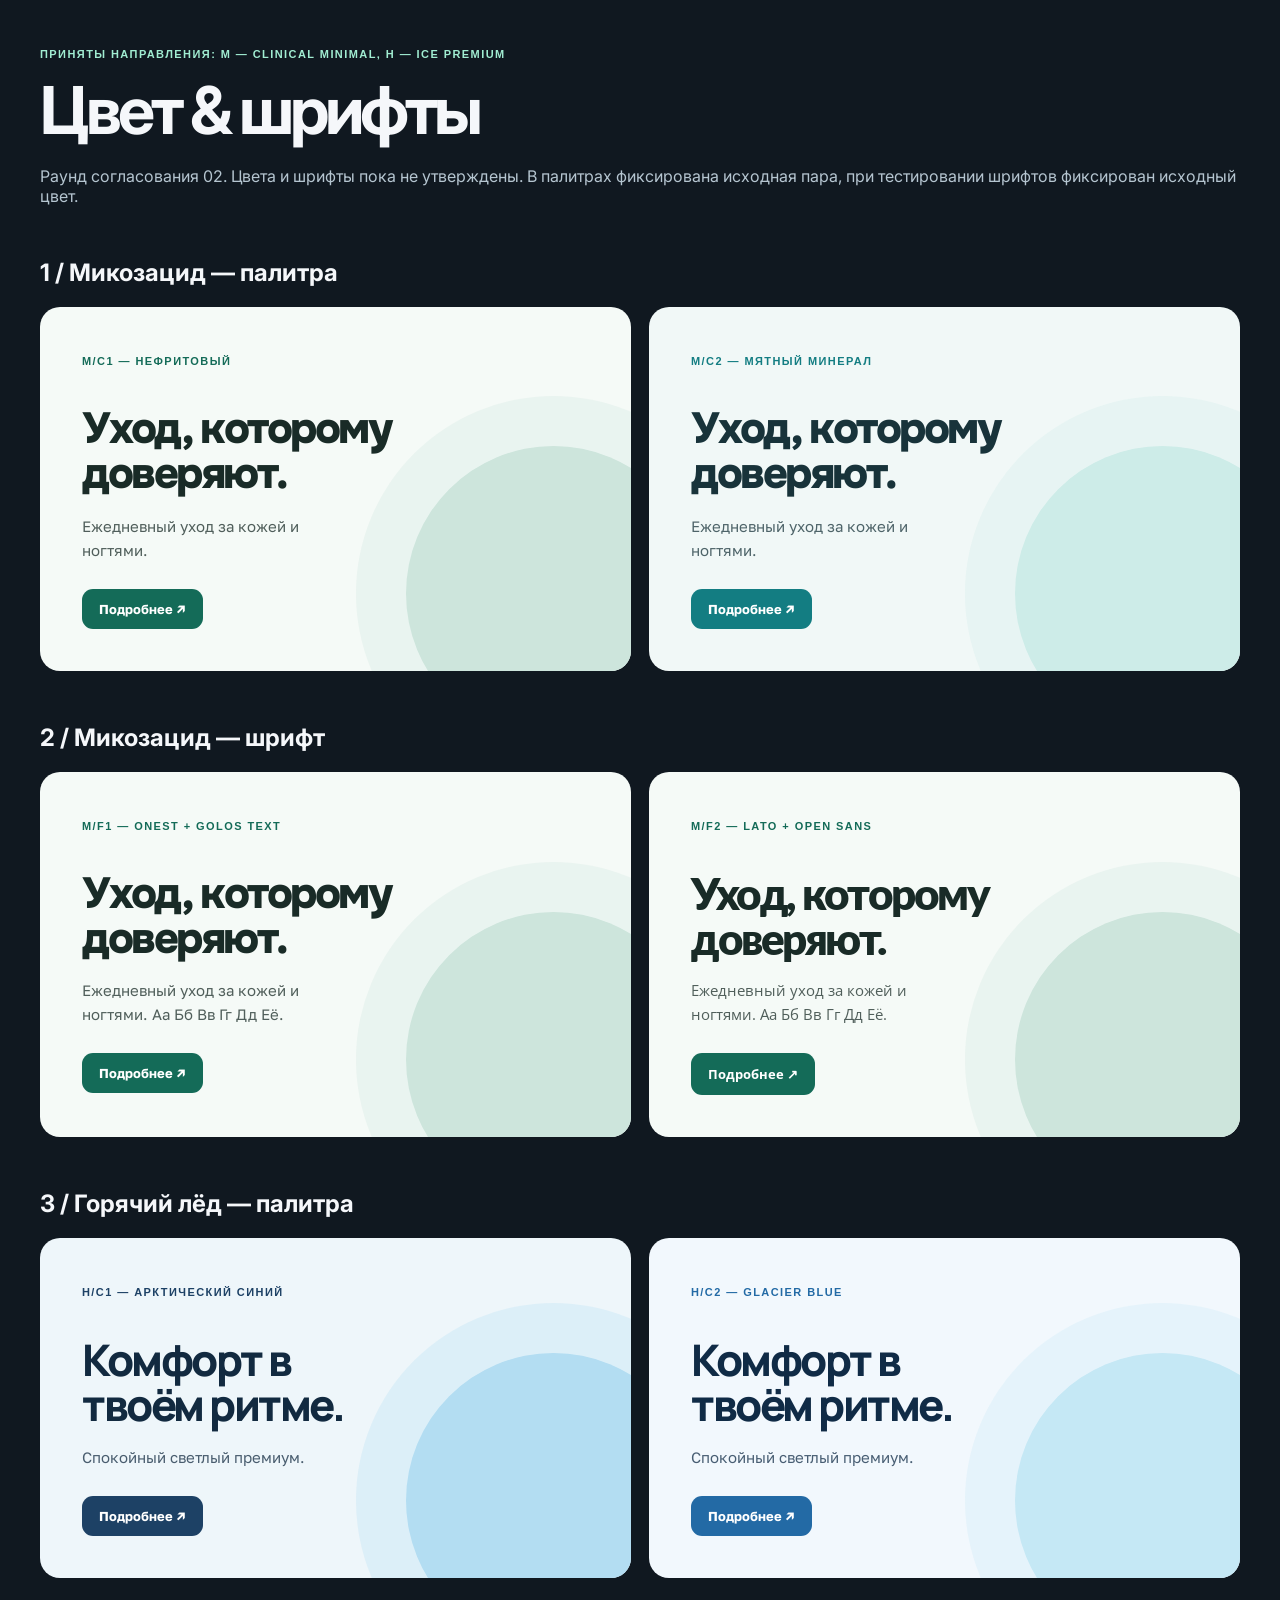
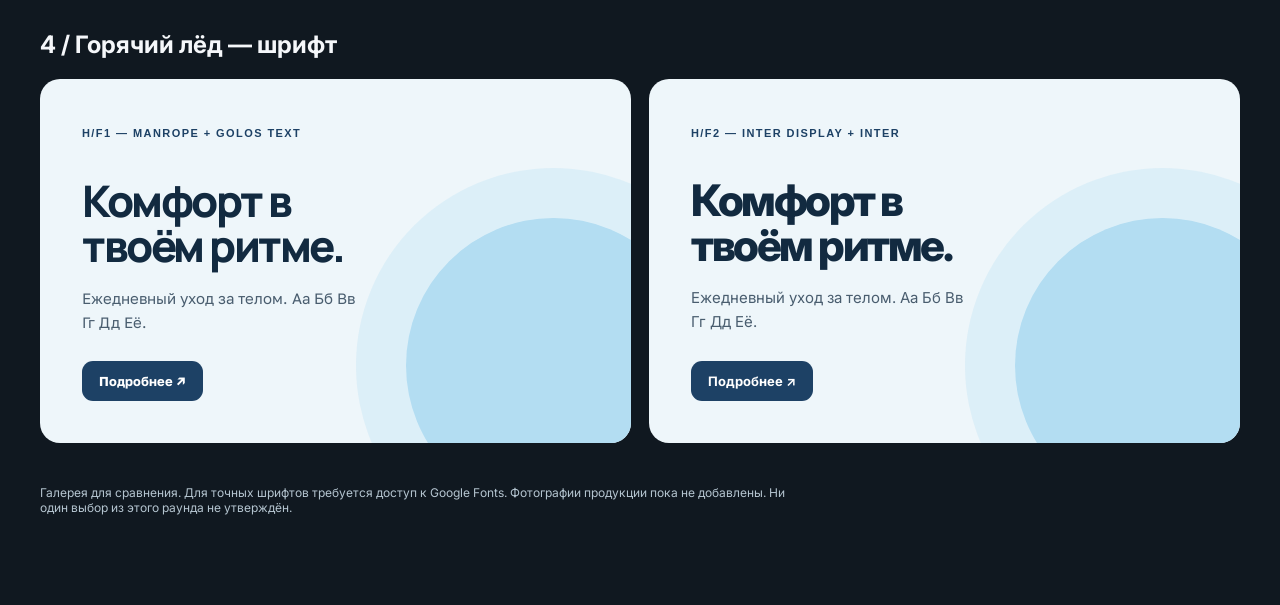
<file: design-review/round02.html>
<!doctype html>
<html lang="ru"><head><meta charset="utf-8"><meta name="viewport" content="width=device-width, initial-scale=1">
<title>LendingPro — Раунд 2: выбор цвета и шрифта</title>
<link rel="preconnect" href="https://fonts.googleapis.com">
<link rel="preconnect" href="https://fonts.gstatic.com" crossorigin>
<link href="https://fonts.googleapis.com/css2?family=Golos+Text:wght@400;500;700&family=Manrope:wght@400;700;800&family=Onest:wght@400;700;800&family=Inter:wght@400;700;800&family=Lato:wght@400;700;900&family=Open+Sans:wght@400;600&display=swap" rel="stylesheet">
<style>
*{box-sizing:border-box}body{margin:0;background:#101820;color:#f5f7fa;font-family:Inter,Arial,sans-serif}main{width:min(1200px,calc(100% - 40px));margin:48px auto 90px}h1{font-size:clamp(35px,6vw,66px);letter-spacing:-.06em;margin:10px 0 8px}h2{margin:52px 0 20px}p{color:#b5c5d0}.grid{display:grid;grid-template-columns:repeat(2,minmax(0,1fr));gap:18px}.preview{background:var(--bg);color:var(--ink);border-radius:20px;min-height:340px;position:relative;padding:42px;overflow:hidden}.tag{font:700 11px Arial,sans-serif;color:var(--accent);text-transform:uppercase;letter-spacing:.13em}.preview h3{position:relative;z-index:2;max-width:320px;font:800 clamp(29px,3.4vw,50px)/1.04 var(--hf);letter-spacing:-.057em;margin:37px 0 17px}.preview p{color:var(--ink);opacity:.75;font:400 15px/1.6 var(--bf);max-width:280px}.circle{position:absolute;right:-70px;bottom:-70px;width:295px;height:295px;border-radius:50%;background:var(--soft);box-shadow:0 0 0 50px color-mix(in srgb,var(--soft) 30%,transparent)}.button{display:inline-flex;border-radius:11px;padding:12px 17px;background:var(--accent);color:white;font:700 13px var(--bf);margin-top:12px;position:relative;z-index:2}.swatches{display:flex;gap:5px;margin-top:30px}.swatches i{width:27px;height:27px;border:1px solid #bbbbbb70;border-radius:50%}.id{font:800 12px Arial;opacity:.7;position:absolute;right:24px;top:25px}.hint{font-size:12px;max-width:760px}@media(max-width:720px){.grid{grid-template-columns:1fr}.preview{padding:30px;min-height:340px}.preview h3{font-size:37px}}
</style></head><body><main>
<div class="tag" style="color:#a1edd2">Приняты направления: M — Clinical Minimal, H — Ice Premium</div><h1>Цвет &amp; шрифты</h1><p>Раунд согласования 02. Цвета и шрифты пока не утверждены. В палитрах фиксирована исходная пара, при тестировании шрифтов фиксирован исходный цвет.</p>
<h2>1 / Микозацид — палитра</h2><div class="grid">
<section class="preview" style="--bg:#F5FAF7;--ink:#192B27;--accent:#146B58;--soft:#CDE5DC;--hf:'Onest',sans-serif;--bf:'Golos Text',sans-serif"><span class="tag">M/C1 — Нефритовый</span><h3>Уход, которому доверяют.</h3><p>Ежедневный уход за кожей и ногтями.</p><span class="button">Подробнее ↗</span><span class="circle"></span></section>
<section class="preview" style="--bg:#F1F8F7;--ink:#18333A;--accent:#137D82;--soft:#CDECE8;--hf:'Onest',sans-serif;--bf:'Golos Text',sans-serif"><span class="tag">M/C2 — Мятный минерал</span><h3>Уход, которому доверяют.</h3><p>Ежедневный уход за кожей и ногтями.</p><span class="button">Подробнее ↗</span><span class="circle"></span></section>
</div><h2>2 / Микозацид — шрифт</h2><div class="grid">
<section class="preview" style="--bg:#F5FAF7;--ink:#192B27;--accent:#146B58;--soft:#CDE5DC;--hf:'Onest',sans-serif;--bf:'Golos Text',sans-serif"><span class="tag">M/F1 — Onest + Golos Text</span><h3>Уход, которому доверяют.</h3><p>Ежедневный уход за кожей и ногтями. Аа Бб Вв Гг Дд Её.</p><span class="button">Подробнее ↗</span><span class="circle"></span></section>
<section class="preview" style="--bg:#F5FAF7;--ink:#192B27;--accent:#146B58;--soft:#CDE5DC;--hf:'Lato',sans-serif;--bf:'Open Sans',sans-serif"><span class="tag">M/F2 — Lato + Open Sans</span><h3>Уход, которому доверяют.</h3><p>Ежедневный уход за кожей и ногтями. Аа Бб Вв Гг Дд Её.</p><span class="button">Подробнее ↗</span><span class="circle"></span></section>
</div><h2>3 / Горячий лёд — палитра</h2><div class="grid">
<section class="preview" style="--bg:#EEF6FA;--ink:#122A40;--accent:#1D4165;--soft:#B3DDF2;--hf:'Manrope',sans-serif;--bf:'Golos Text',sans-serif"><span class="tag">H/C1 — Арктический синий</span><h3>Комфорт в твоём ритме.</h3><p>Спокойный светлый премиум.</p><span class="button">Подробнее ↗</span><span class="circle"></span></section>
<section class="preview" style="--bg:#F2F8FD;--ink:#102B46;--accent:#236AA5;--soft:#C5E8F5;--hf:'Manrope',sans-serif;--bf:'Golos Text',sans-serif"><span class="tag">H/C2 — Glacier Blue</span><h3>Комфорт в твоём ритме.</h3><p>Спокойный светлый премиум.</p><span class="button">Подробнее ↗</span><span class="circle"></span></section>
</div><h2>4 / Горячий лёд — шрифт</h2><div class="grid">
<section class="preview" style="--bg:#EEF6FA;--ink:#122A40;--accent:#1D4165;--soft:#B3DDF2;--hf:'Manrope',sans-serif;--bf:'Golos Text',sans-serif"><span class="tag">H/F1 — Manrope + Golos Text</span><h3>Комфорт в твоём ритме.</h3><p>Ежедневный уход за телом. Аа Бб Вв Гг Дд Её.</p><span class="button">Подробнее ↗</span><span class="circle"></span></section>
<section class="preview" style="--bg:#EEF6FA;--ink:#122A40;--accent:#1D4165;--soft:#B3DDF2;--hf:'Inter Display',Inter,sans-serif;--bf:Inter,sans-serif"><span class="tag">H/F2 — Inter Display + Inter</span><h3>Комфорт в твоём ритме.</h3><p>Ежедневный уход за телом. Аа Бб Вв Гг Дд Её.</p><span class="button">Подробнее ↗</span><span class="circle"></span></section>
</div><p class="hint" style="margin-top:42px">Галерея для сравнения. Для точных шрифтов требуется доступ к Google Fonts. Фотографии продукции пока не добавлены. Ни один выбор из этого раунда не утверждён.</p>
</main></body></html>
</file>
<file: hot-ice/styles.css>
@charset "UTF-8";
:root{--bg:#F2F8FD;--ink:#102B46;--accent:#236AA5;--soft:#C5E8F5;--secondary:#E6F2F9;--border:#C9DEE9;--font-title:"Onest",Arial,sans-serif;--font-text:"Golos Text",Arial,sans-serif;--ease:cubic-bezier(.2,.72,.2,1)}
*,*::before,*::after{box-sizing:border-box}html{scroll-behavior:smooth;scroll-padding-top:100px}body{margin:0;color:var(--ink);background:var(--bg);font:400 16px/1.6 var(--font-text);-webkit-font-smoothing:antialiased}a{color:inherit;text-decoration:none}button{font:inherit}h1,h2,h3,p{margin-top:0}h1,h2,h3{font-family:var(--font-title);line-height:1.12;letter-spacing:-.047em}h2{font-size:clamp(36px,4.1vw,60px);font-weight:700;margin:13px 0 28px}.wrap{width:min(1280px,calc(100% - 88px));margin-inline:auto}.skip-link{position:absolute;z-index:100;left:12px;top:-90px;background:var(--ink);color:white;padding:12px}.skip-link:focus{top:12px}.site-header{position:relative;z-index:30}.head-inner{height:94px;display:flex;align-items:center;gap:36px;border-bottom:1px solid var(--border)}.logo{font:800 24px/1.1 var(--font-title);letter-spacing:-.05em;white-space:nowrap}.main-nav{display:flex;align-items:center;gap:32px;margin-left:auto}.main-nav a{font-size:14px;opacity:.76;transition:opacity .18s}.main-nav a:hover{opacity:1}.head-buy{font-size:14px;font-weight:700;display:flex;gap:17px;align-items:center;white-space:nowrap;margin-left:12px;border-bottom:1px solid var(--accent);padding:6px 0;color:var(--accent)}.head-buy span{transition:transform .18s}.head-buy:hover span{transform:translate(2px,-2px)}.menu-toggle{display:none;background:none;border:0;padding:8px;cursor:pointer}.menu-toggle span{display:block;width:24px;height:2px;background:var(--ink);margin:6px 0}.hero{padding:65px 0 99px}.hero-layout{display:grid;grid-template-columns:minmax(0,1.06fr) minmax(360px,.94fr);gap:clamp(35px,6vw,95px);align-items:center}.hero-copy{padding:30px 0 10px}.eyebrow,.section-label{font:700 12px/1.3 var(--font-text);letter-spacing:.075em;color:var(--accent)}h1{font-size:clamp(60px,5.65vw,86px);font-weight:800;line-height:1.045;margin:28px 0 28px}.hero-intro{font-size:19px;line-height:1.65;max-width:570px;opacity:.85;margin-bottom:34px}.market-actions{display:flex;gap:12px;flex-wrap:wrap;align-items:center}.btn{border:1px solid var(--accent);min-height:59px;display:inline-flex;align-items:center;justify-content:space-between;gap:22px;padding:0 22px;border-radius:11px;font-size:15px;font-weight:700;line-height:1.25;white-space:nowrap;transition:transform .21s var(--ease),box-shadow .21s var(--ease),background .21s var(--ease),color .21s var(--ease)}.btn-primary{background:var(--accent);color:#fff}.btn-alt{background:transparent;color:var(--accent)}.btn:hover{transform:translateY(-2px);box-shadow:0 9px 22px rgb(0 0 0 / .09)}.btn-alt:hover{background:var(--secondary)}.btn:active{transform:translateY(0) scale(.988);box-shadow:none}.btn-arrow{display:inline-block;font-size:18px;font-weight:400;transition:transform .2s var(--ease)}.btn:hover .btn-arrow{transform:translate(3px,-3px)}a:focus-visible,button:focus-visible,summary:focus-visible{outline:3px solid var(--accent);outline-offset:4px}.hero-visual{min-width:0}.photo-stage{position:relative;display:grid;place-items:center;overflow:hidden;min-height:630px;border-radius:15px;background:var(--soft);isolation:isolate}.stage-pattern{position:absolute;inset:0;overflow:hidden;display:grid;place-items:end center;pointer-events:none;opacity:.24}.stage-pattern::before{content:"";width:70%;aspect-ratio:1;border:1px solid var(--accent);border-radius:50%;position:absolute;top:18%;left:15%;opacity:.25}.stage-pattern::after{content:"";position:absolute;top:13%;bottom:13%;left:50%;width:1px;background:var(--accent);opacity:.2}.stage-pattern span{font:800 clamp(35px,6vw,72px)/1 var(--font-title);white-space:nowrap;letter-spacing:-.07em;color:var(--accent);transform:translateY(.1em);opacity:.7}.product-photo{width:100%;height:100%;max-height:610px;object-fit:contain;object-position:center;z-index:2;position:absolute;inset:0;margin:auto;padding:35px;filter:none;transform:none}.product-photo[data-hidden="true"]{display:none}.subline{border-top:1px solid var(--border);border-bottom:1px solid var(--border)}.subline-inner{min-height:73px;display:flex;align-items:center;gap:25px;font-size:14px}.subline-inner span:first-child{font-weight:700}.subline-divider{height:17px;width:1px;background:var(--border)}.subline-inner a{margin-left:auto;font-weight:600;color:var(--accent)}.subline-inner a span{margin-left:8px}.section{padding:130px 0}.section-head{max-width:590px}.introduction{display:grid;grid-template-columns:1fr .89fr;gap:13%;align-items:start}.intro-side{max-width:540px}.intro-side p{opacity:.73;font-size:16px;line-height:1.82}.intro-side .lead-text{font-size:clamp(20px,2.1vw,27px);line-height:1.5;opacity:1;margin:0 0 27px}.simple-link{font-size:15px;font-weight:700;color:var(--accent);border-bottom:1px solid var(--accent);padding-bottom:5px;display:inline-flex;align-items:center;gap:20px;margin-top:16px}.simple-link span{transition:transform .2s}.simple-link:hover span{transform:translate(2px,-2px)}.ingredients-section{background:var(--secondary)}.section-heading-row{display:flex;align-items:end;justify-content:space-between;gap:60px;margin-bottom:55px}.section-heading-row h2{margin-bottom:0}.section-heading-row p{max-width:410px;opacity:.7;margin:0 0 4px;line-height:1.7;font-size:15px}.ingredients-grid{display:grid;grid-template-columns:repeat(3,minmax(0,1fr));gap:25px}.ingredient{border-top:1px solid var(--border);padding-top:31px;min-height:190px}.ingredient h3{font:700 23px/1.25 var(--font-title);letter-spacing:-.025em;margin:0 0 18px}.ingredient p{font-size:15px;line-height:1.73;opacity:.72;max-width:350px}.ritual-layout{display:grid;grid-template-columns:.92fr 1.08fr;gap:12%}.ritual-intro>p{opacity:.72;max-width:380px}.ritual-steps{list-style:none;padding:0;margin:0;counter-reset:step}.ritual-steps li{display:grid;grid-template-columns:48px 1fr;gap:22px;border-bottom:1px solid var(--border);padding:27px 0;counter-increment:step}.ritual-steps li:first-child{padding-top:7px}.ritual-steps li::before{content:counter(step);font:700 24px/1.2 var(--font-title);color:var(--accent)}.ritual-steps h3{font:700 22px/1.3 var(--font-title);letter-spacing:-.028em;margin:0 0 9px}.ritual-steps p{font-size:15px;opacity:.74;line-height:1.7;margin:0}.questions-section{border-top:1px solid var(--border)}.questions-grid{display:grid;grid-template-columns:.85fr 1.15fr;gap:12%}.faq-list{border-top:1px solid var(--border)}.faq-list details{border-bottom:1px solid var(--border)}.faq-list summary{cursor:pointer;position:relative;list-style:none;padding:25px 43px 25px 0;font-weight:600;font-size:17px}.faq-list summary::-webkit-details-marker{display:none}.faq-list summary::after{content:"+";font:500 25px/1 var(--font-title);color:var(--accent);position:absolute;right:3px;top:22px}.faq-list details[open] summary::after{content:"−"}.faq-list details p{padding:0 60px 25px 0;color:var(--ink);opacity:.72;font-size:15px;line-height:1.75;margin:0}.purchase-section{background:var(--soft);padding:104px 0}.purchase-layout{display:grid;grid-template-columns:1fr .69fr;gap:13%;align-items:center}.purchase-layout h2{max-width:610px}.purchase-layout p{max-width:535px;font-size:15px;line-height:1.75;opacity:.75;margin-bottom:0}.purchase-links{display:grid;gap:13px}.purchase-links .btn{width:100%;min-height:62px;font-size:16px}.site-footer .footer-inner{min-height:158px;display:flex;align-items:center;gap:60px}.site-footer p{font-size:13px;max-width:540px;opacity:.62;margin:0;line-height:1.6}.footer-top{margin-left:auto;font-size:14px;text-decoration:underline;text-underline-offset:6px;white-space:nowrap}.entrance{animation:rise .68s var(--ease) both;animation-delay:var(--delay,0s)}[data-animate].is-visible{animation:rise .58s var(--ease) both}@keyframes rise{from{opacity:0;transform:translateY(13px)}to{opacity:1;transform:translateY(0)}}
@media(max-width:1100px){.wrap{width:min(100% - 56px,1280px)}.main-nav{gap:19px}.hero-layout{gap:34px}.photo-stage{min-height:550px}h1{font-size:clamp(52px,5.3vw,70px)}}
@media(max-width:800px){.main-nav{display:none;position:absolute;top:72px;left:0;right:0;background:var(--bg);padding:18px 30px 28px;box-shadow:0 16px 25px rgb(0 0 0 /.05);border-bottom:1px solid var(--border);z-index:50}.main-nav.is-open{display:flex;flex-direction:column;align-items:flex-start;gap:19px}.menu-toggle{display:block;margin-left:0}.head-buy{margin-left:auto}.head-inner{height:74px}.hero-layout{grid-template-columns:1fr;gap:36px}.hero{padding:55px 0 72px}.hero-copy{padding:0}.photo-stage{min-height:560px}.introduction,.ritual-layout,.questions-grid,.purchase-layout{grid-template-columns:1fr;gap:38px}.ingredients-grid{grid-template-columns:repeat(2,minmax(0,1fr))}.section{padding:90px 0}.site-footer .footer-inner{gap:20px}}
@media(max-width:600px){.wrap{width:calc(100% - 36px)}.logo{font-size:20px}.head-buy{font-size:13px;gap:6px}.hero{padding:44px 0 64px}.eyebrow,.section-label{font-size:11px}.hero h1{font-size:clamp(44px,11.2vw,62px);margin:19px 0 25px}.hero-intro{font-size:16px;line-height:1.66;margin-bottom:25px}.market-actions{display:grid;grid-template-columns:repeat(2,minmax(0,1fr));gap:10px}.market-actions .btn{font-size:13px;min-width:0;padding:0 14px;gap:4px}.btn-arrow{font-size:16px}.photo-stage{min-height:440px;max-height:540px}.product-photo{padding:27px}.subline-inner{gap:13px;min-height:64px;font-size:12px;flex-wrap:wrap}.subline-inner a{display:none}.section{padding:74px 0}.section-heading-row{display:block;margin-bottom:32px}.section-heading-row p{margin-top:20px}.ingredients-grid{grid-template-columns:1fr;gap:4px}.ingredient{min-height:unset;padding-top:20px;padding-bottom:12px}.ingredient h3{font-size:20px;margin-bottom:10px}.ritual-steps li{grid-template-columns:32px 1fr;gap:16px}.ritual-steps h3{font-size:19px}.faq-list summary{font-size:15px;line-height:1.4}.purchase-section{padding:75px 0}.purchase-layout h2{font-size:38px}.site-footer .footer-inner{padding:38px 0;display:grid;grid-template-columns:1fr auto;min-height:unset;row-gap:16px}.site-footer p{grid-column:1 / -1;grid-row:2}.footer-top{grid-row:1;grid-column:2}}
@media(prefers-reduced-motion:reduce){html{scroll-behavior:auto}*,*::before,*::after{animation:none!important;transition:none!important;transform:none!important}.entrance,[data-animate]{opacity:1!important}}

/* Information architecture adapted to confirmed source text: quiet editorial columns. */
.occasion-section{padding:6px 0 104px}
.occasion-heading h2{max-width:770px;margin-bottom:40px}
.occasion-grid{display:grid;grid-template-columns:repeat(3,minmax(0,1fr));gap:32px}
.occasion{border-top:1px solid var(--border);padding-top:24px}
.occasion h3{font:700 21px/1.24 var(--font-title);letter-spacing:-.02em;margin-bottom:13px}
.occasion p{font-size:15px;line-height:1.75;opacity:.77;max-width:340px;margin:0}
.full-composition{border-top:1px solid var(--border);border-bottom:1px solid var(--border);margin-top:15px}
.full-composition summary{display:flex;justify-content:space-between;align-items:center;gap:20px;cursor:pointer;list-style:none;padding:25px 0;font:600 17px/1.4 var(--font-text)}
.full-composition summary::-webkit-details-marker{display:none}
.full-composition summary span{font:500 29px/1 var(--font-title);color:var(--accent);transition:transform .2s}
.full-composition[open] summary span{transform:rotate(45deg)}
.composition-body{max-width:1070px;padding:0 0 28px}
.composition-copy{font:400 15px/1.9 var(--font-text);opacity:.9;overflow-wrap:break-word;margin-bottom:15px}
.composition-note{font-size:13px;line-height:1.6;opacity:.63;margin:0}
@media(max-width:800px){.occasion-section{padding:0 0 70px}.occasion-grid{grid-template-columns:1fr;gap:22px}.occasion h3{font-size:20px}.occasion-heading h2{margin-bottom:33px}.full-composition summary{padding:20px 0}.composition-copy{font-size:14px;line-height:1.8}}
</file>
<file: hot-ice/editorial.css>
/* LendingPro / Editorial 2026: adapted from two approved palettes; only Onest & Golos Text */
:root{--display:"Onest",sans-serif;--body:"Golos Text",sans-serif;--hero-media:#dceffb;--detail:#d9e7df;--hero-stamp:#146B58}
body{font-family:var(--body);background:var(--bg);font-size:16px}
h1,h2,h3,.logo{font-family:var(--display)}
.site-header{background:var(--bg);position:relative}
.head-inner{height:82px;border-bottom:1px solid color-mix(in srgb,var(--accent) 18%,transparent)}
.logo{font-size:24px;font-weight:800;letter-spacing:-.055em}
.main-nav a{transition:color .2s ease}.main-nav a:hover{color:var(--accent)}
.hero{padding:32px 0 52px;overflow:hidden}
.hero-layout{grid-template-columns:minmax(0,1fr) minmax(425px,.90fr);gap:clamp(36px,5.1vw,75px);align-items:center}
.hero-copy{padding:35px 0 34px;position:relative;z-index:1}
.eyebrow{display:inline-flex;align-items:center;gap:12px;font:600 12px/1.4 var(--body);letter-spacing:.11em;color:var(--accent)}
.eyebrow::before{content:"";height:1px;width:29px;background:var(--accent)}
.hero h1{font:800 clamp(58px,5.35vw,83px)/1.065 var(--display);letter-spacing:-.072em;margin:24px 0 28px;max-width:740px}
.hero .italic-accent{color:var(--accent);font-weight:700}
.hero-intro{max-width:560px;font-size:clamp(17px,1.5vw,20px);line-height:1.7;opacity:.84;margin:0 0 32px}
.market-actions{gap:10px}
.market-actions .btn{min-height:60px;border-radius:6px;padding:0 25px;min-width:188px;font-weight:700;justify-content:space-between;box-shadow:none}
.btn{transition:background .22s,box-shadow .22s,transform .22s}
.btn:hover{transform:translateY(-2px);box-shadow:0 12px 25px rgba(0,0,0,.09)}
.btn:active{transform:scale(.985)}
.btn-arrow{transition:transform .21s}.btn:hover .btn-arrow{transform:translate(3px,-3px)}
.hero-footnote{font-size:13px;color:var(--accent);letter-spacing:.015em;margin:24px 0 0;font-weight:500}
.hero-visual{min-width:0}
.photo-stage{position:relative;overflow:visible;isolation:isolate;min-height:650px;max-width:585px;margin:0 auto;display:flex;justify-content:center;align-items:center;border-radius:0;background:var(--hero-media)}
.photo-stage::before{content:"";position:absolute;inset:28px;border:1px solid color-mix(in srgb,var(--accent) 21%,transparent);border-radius:50% 50% 45% 45%;pointer-events:none;opacity:.45}
.photo-stage::after{content:"";position:absolute;width:80%;height:20%;bottom:22px;left:10%;border-radius:50%;background:radial-gradient(ellipse,rgba(20,52,50,.13) 0,transparent 69%);z-index:-1}
.photo-overline{position:absolute;top:27px;left:34px;z-index:3;color:var(--accent);letter-spacing:.09em;font:600 11px/1.4 var(--body);max-width:240px}
.photo-volume{position:absolute;bottom:27px;right:33px;font:600 12px var(--body);color:var(--accent);z-index:3;border-bottom:1px solid currentColor;padding-bottom:8px}
.photo-stage .product-photo{position:relative;inset:auto;margin:0;width:auto;height:auto;max-height:650px;max-width:96%;padding:17px 3px 12px;display:block;object-fit:contain;filter:drop-shadow(0 27px 20px rgba(15,49,40,.21));z-index:2;transform:none}
.photo-stage--mikozacid{background:#DBE9DF}
.photo-stage--hot-ice{background:#D9EFF9}
.photo-stage--hot-ice::before{border-radius:42% 42% 50% 50%}
.photo-stage--hot-ice .product-photo{max-height:640px;padding:28px 7px 15px;filter:drop-shadow(0 25px 22px rgba(17,55,92,.16))}
/* A naturally editorial line and section rhythm instead of repetitive identical cards. */
.subline{background:var(--accent);color:#fff;border:0}
.subline-inner{min-height:72px;gap:24px;letter-spacing:.02em}
.subline-inner a{color:#fff}.subline-divider{background:rgba(255,255,255,.35)}
.section{padding:clamp(92px,9vw,142px) 0}
h2{font-size:clamp(39px,4.7vw,69px);letter-spacing:-.057em;line-height:1.08}
.section-label{color:var(--accent);font-size:12px;letter-spacing:.09em}
.intro-section{background:#fff}
.introduction{align-items:center;gap:11%}
.intro-side .lead-text{font-family:var(--display);font-weight:500;letter-spacing:-.024em}
.occasion-section{padding:100px 0;background:var(--bg)}
.occasion-grid{gap:44px}
.occasion{border-top:1px solid color-mix(in srgb,var(--accent) 25%,transparent);padding-top:24px}
.occasion h3,.ingredient h3{font-weight:700;letter-spacing:-.04em}
.ingredients-section{background:#fff}
.ingredients-grid{gap:35px}
.ingredient{min-height:unset;padding-top:23px}
.full-composition{margin-top:38px}
.ritual-section{background:var(--bg)}
.ritual-steps li{border-top-color:color-mix(in srgb,var(--accent) 25%,transparent)}
.questions-section{background:#fff}
.purchase-section{background:var(--accent);color:#fff;padding:100px 0}
.purchase-section .section-label{color:rgba(255,255,255,.74)}
.purchase-section p{color:rgba(255,255,255,.78)}
.purchase-section .purchase-links .btn-primary{background:#fff;color:var(--accent);border-color:#fff}
.purchase-section .purchase-links .btn-alt{background:transparent;border:1px solid rgba(255,255,255,.75);color:#fff}
.purchase-section .purchase-links .btn:hover{box-shadow:0 12px 25px rgba(0,0,0,.1)}
.site-footer{background:var(--bg)}
/* Responsive composition: image is shown directly after hero copy, never distorted. */
@media(max-width:1100px){
 .hero-layout{grid-template-columns:minmax(0,1fr) minmax(350px,.9fr);gap:26px}
 .hero h1{font-size:clamp(48px,5.9vw,66px)}
 .photo-stage{min-height:520px}.photo-stage .product-photo{max-height:515px}
}
@media(max-width:800px){
 .hero{padding:28px 0 64px}
 .hero-layout{grid-template-columns:1fr;gap:39px}
 .hero-copy{padding:35px 0 0}
 .hero h1{font-size:clamp(47px,7.2vw,67px);margin:20px 0 22px}
 .hero-intro{font-size:17px;line-height:1.65}
 .photo-stage{min-height:520px;max-width:570px}
 .photo-stage .product-photo{max-height:515px}
 .section{padding:88px 0}
 .occasion-section{padding:90px 0}
}
@media(max-width:600px){
 .wrap{width:calc(100% - 40px)}
 .head-inner{height:74px}
 .hero{padding:14px 0 42px}
 .hero-layout{gap:28px}
 .hero-copy{padding:29px 0 0}
 .eyebrow{font-size:10px;letter-spacing:.085em}
 .hero h1{font-size:clamp(44px,10.2vw,60px);letter-spacing:-.065em;line-height:1.08}
 .hero-intro{font-size:16px;line-height:1.66;margin-bottom:23px}
 .market-actions{display:grid;grid-template-columns:1fr 1fr;gap:10px}
 .market-actions .btn{min-width:0;width:100%;height:58px;padding:0 14px;font-size:14px;gap:7px}
 .btn-arrow{font-size:17px}
 .hero-footnote{font-size:12px;margin-top:21px}
 .photo-stage{min-height:470px;width:100%;max-width:100%}
 .photo-stage::before{inset:23px}
 .photo-stage .product-photo{max-height:469px;max-width:96%;padding:26px 5px 9px}
 .photo-overline{font-size:9px;top:18px;left:16px;max-width:180px}
 .photo-volume{bottom:21px;right:20px}
 .section{padding:78px 0}
 h2{font-size:clamp(35px,9vw,46px)}
 .occasion-section{padding:75px 0}
 .purchase-section{padding:80px 0}
 .subline-inner{min-height:64px}
}
@media(max-width:360px){.market-actions .btn{padding:0 9px;font-size:13px}.hero h1{font-size:44px}.photo-stage{min-height:437px}.photo-stage .product-photo{max-height:435px}}
@media(prefers-reduced-motion:reduce){.photo-stage .product-photo,.market-actions .btn{animation:none!important;transition:none!important}}
</file>
<file: hot-ice/atmosphere.css>
/* LandingPro v6 — precise glass and subtle relief, original packaging unchanged.
   CSS scenes only: no fake photography, modified labels or product reconstructions. */
.hero-visual {position:relative;isolation:isolate}
.hero-visual::before {content:"";position:absolute;z-index:-1;pointer-events:none;inset:7% 3% -3%;filter:blur(30px);border-radius:50%;background:var(--stage-shadow)}
.photo-stage {isolation:isolate;overflow:hidden;position:relative;min-height:660px;border-radius:32px!important;background:var(--stage-ground)!important;box-shadow:var(--stage-elevation);border:1px solid rgba(255,255,255,.7)}
.photo-stage::before {content:"";position:absolute;z-index:1;inset:13px;border:1px solid rgba(255,255,255,.48)!important;border-radius:24px!important;opacity:1!important;pointer-events:none}
.photo-stage::after {content:"";position:absolute;inset:auto 9% -6% 9%;height:25%;border-radius:50%;background:var(--ground-reflection);filter:blur(22px);z-index:0;pointer-events:none}
.atmosphere-sculpt {position:absolute;inset:0;pointer-events:none;overflow:hidden;z-index:0}
.atmosphere-sculpt>span{position:absolute;display:block;pointer-events:none}
.atmosphere-sculpt .backdrop-glow{inset:3% 0 0;background:var(--backlight);filter:blur(10px)}
.atmosphere-sculpt .light-sweep{width:110%;height:60%;left:-38%;top:-32%;transform:rotate(-27deg);background:linear-gradient(90deg,transparent 32%,rgba(255,255,255,.15) 50%,transparent 67%);filter:blur(4px)}
.photo-stage .product-photo{position:relative;z-index:4;max-height:615px;max-width:84%;width:auto;height:auto;object-fit:contain;transform:translateY(-9px);padding:25px 0 15px;filter:var(--product-shadow);animation:float-in 950ms cubic-bezier(.2,.7,.2,1) both}
@keyframes float-in{from{opacity:0;transform:translateY(10px)}to{opacity:1;transform:translateY(-9px)}}
.glass-float{position:absolute;z-index:6;left:22px;bottom:29px;display:flex;align-items:center;gap:11px;max-width:235px;min-height:64px;padding:11px 16px;border-radius:13px;border:1px solid rgba(255,255,255,.74);background:rgba(255,255,255,.51);backdrop-filter:blur(15px) saturate(1.22);-webkit-backdrop-filter:blur(15px) saturate(1.22);box-shadow:0 11px 22px rgba(19,55,62,.12),inset 1px 1px 1px rgba(255,255,255,.9);color:var(--ink)}
.glass-float__symbol{display:grid;place-items:center;flex:none;width:34px;height:34px;border-radius:50%;font:700 23px/1 var(--font-title);color:var(--accent);background:rgba(255,255,255,.49);box-shadow:inset 2px 2px 5px rgba(18,57,67,.11),2px 2px 5px rgba(255,255,255,.8)}
.glass-float__copy{display:flex;flex-direction:column;gap:3px;white-space:normal;line-height:1.3}
.glass-float__copy strong{font:700 13px/1.3 var(--font-text);letter-spacing:-.01em}
.glass-float__copy small{font:400 11px/1.3 var(--font-text)}
/* small touch of neomorphism, not a page full of fake soft-shadow buttons */
.care-ticket{display:flex;align-items:center;justify-content:space-between;gap:16px;margin-top:29px;padding:15px 20px;border:1px solid color-mix(in srgb,var(--accent) 14%,transparent);border-radius:15px;background:color-mix(in srgb,var(--soft) 25%,white);box-shadow:9px 9px 20px rgba(20,50,50,.045),-7px -7px 18px rgba(255,255,255,.88),inset 1px 1px 0 rgba(255,255,255,.8)}
.care-ticket__title{font:700 16px/1.3 var(--font-title);white-space:nowrap}.care-ticket__text{font:400 13px/1.4 var(--font-text);opacity:.8;text-align:right}
/* Rest state remains button-like and interactive */
.market-actions .btn-alt{background:rgba(255,255,255,.55);border-color:color-mix(in srgb,var(--accent) 55%,white);box-shadow:inset 0 1px 0 rgba(255,255,255,.85),0 5px 12px rgba(25,67,72,.05)}
.market-actions .btn-alt:hover{background:rgba(255,255,255,.85)}
.market-actions .btn-primary{box-shadow:inset 0 1px 0 rgba(255,255,255,.2),0 6px 14px rgba(25,67,72,.09)}
.occasion-section{position:relative;overflow:hidden}
.occasion-section::before{content:"";position:absolute;top:-130px;right:-115px;width:370px;height:370px;border-radius:50%;background:radial-gradient(circle,rgba(255,255,255,.86),transparent 66%);pointer-events:none}
.occasion{position:relative;z-index:1}
.full-composition{border-radius:13px;overflow:hidden}
.faq-list details{transition:background-color .2s}
.faq-list details:hover{background:color-mix(in srgb,var(--soft) 14%,transparent)}
@media (max-width:1100px){.photo-stage{min-height:540px}.photo-stage .product-photo{max-height:515px}.glass-float{left:17px;bottom:18px}}
@media (max-width:800px){.photo-stage{min-height:520px}.photo-stage .product-photo{max-height:485px}}
@media (max-width:600px){.hero-visual{width:100%}.photo-stage{min-height:455px;border-radius:20px!important}.photo-stage::before{inset:8px;border-radius:14px!important}.photo-stage .product-photo{max-height:448px;max-width:85%;padding:18px 0 14px}.glass-float{left:12px;bottom:12px;max-width:185px;padding:9px 11px;min-height:51px;gap:8px;border-radius:10px}.glass-float__symbol{width:26px;height:26px;font-size:18px}.glass-float__copy strong{font-size:11px}.glass-float__copy small{font-size:10px}.care-ticket{padding:15px;align-items:start;flex-direction:column;gap:6px}.care-ticket__text{text-align:left}}
@media (max-width:360px){.photo-stage{min-height:420px}.photo-stage .product-photo{max-height:407px}}
@media (prefers-reduced-motion:reduce){.photo-stage .product-photo{animation:none!important;transform:none!important}.photo-stage .light-sweep{display:none}}
/* ICE PREMIUM — luminous crystal forms with restrained glass; these are CSS only. */
:root {--stage-ground:linear-gradient(132deg,#d4e8f7 1%,#eaf6ff 44%,#b0d0e9 100%);--stage-elevation:19px 25px 54px rgba(31,96,145,.16),-9px -9px 28px rgba(255,255,255,.91);--stage-shadow:rgba(71,133,174,.19);--backlight:radial-gradient(circle at 68% 17%,rgba(255,255,255,.91),transparent 56%);--ground-reflection:radial-gradient(ellipse,rgba(34,99,145,.20),transparent 64%);--product-shadow:drop-shadow(5px 29px 21px rgba(20,59,96,.23))}
.photo-stage--hot-ice .product-photo{max-height:620px;max-width:78%;filter:var(--product-shadow)}
.atmosphere-sculpt .air-column{top:15%;left:17%;width:66%;height:62%;border-radius:48% 52% 48% 52%;background:radial-gradient(ellipse at 46% 31%,rgba(255,255,255,.76) 0,rgba(225,245,255,.25) 44%,rgba(88,159,195,.11) 75%);box-shadow:inset -15px -10px 35px rgba(67,136,174,.19),inset 3px 5px 12px rgba(255,255,255,.8),0 15px 35px rgba(14,79,122,.08);backdrop-filter:blur(3px)}
.atmosphere-sculpt .facet{clip-path:polygon(18% 0,82% 0,100% 33%,77% 100%,5% 90%,0 30%);border-radius:24px;background:linear-gradient(135deg,rgba(255,255,255,.87),rgba(175,214,238,.16) 42%,rgba(255,255,255,.64) 51%,rgba(79,160,202,.14) 87%);box-shadow:inset 0 0 22px rgba(255,255,255,.75),0 12px 24px rgba(48,103,138,.13);border:1px solid rgba(255,255,255,.65);opacity:.72}
.atmosphere-sculpt .facet-1{width:205px;height:245px;right:-76px;bottom:-48px;transform:rotate(18deg)}
.atmosphere-sculpt .facet-2{width:156px;height:146px;left:-61px;bottom:94px;transform:rotate(-14deg);opacity:.5}
.atmosphere-sculpt .surface-wave{height:85px;inset:auto 0 0 0;background:radial-gradient(ellipse at 50% 30%,rgba(255,255,255,.8),transparent 63%),linear-gradient(0deg,rgba(83,144,185,.21),transparent);border-top:1px solid rgba(255,255,255,.63)}
@media(max-width:600px){.photo-stage--hot-ice .product-photo{max-height:445px;max-width:81%}.atmosphere-sculpt .facet-1{width:135px;height:155px;right:-48px;bottom:-20px}.atmosphere-sculpt .facet-2{width:118px;height:100px;left:-52px;bottom:65px}}
</file>
<file: hot-ice/motion.css>
/* Motion system / original composition / October 2026. Reduced-motion first. */
:root{--motion-ease:cubic-bezier(.22,1,.36,1);--motion-dur:780ms}
html { scroll-padding-top: 100px; }
/* Makes navigation readable after scroll without altering the established palette. */
.site-header { position:sticky; top:0; z-index:80; transition:background-color .3s,box-shadow .3s; }
.site-header.is-scrolled{background:color-mix(in srgb,var(--bg) 86%,transparent);box-shadow:0 9px 30px color-mix(in srgb,var(--ink) 7%,transparent);backdrop-filter:blur(19px) saturate(1.25);-webkit-backdrop-filter:blur(19px) saturate(1.25)}
.scroll-track{position:fixed;z-index:120;top:0;left:0;right:0;height:3px;pointer-events:none}
.scroll-track__progress{display:block;width:100%;height:100%;background:var(--accent);transform:scaleX(var(--scroll-progress,0));transform-origin:left center;will-change:transform;}
/* Hero copy slides out from a typographic mask: not a stock letter-by-letter effect. */
.hero h1 .motion-line{display:block;overflow:hidden;line-height:1.15;padding-bottom:.055em;margin-bottom:-.055em}
.hero h1 .motion-line__inner{display:block;animation:motion-title 950ms var(--motion-ease) both;animation-delay:var(--line-delay,70ms)}
@keyframes motion-title{from{transform:translate3d(0,102%,0);opacity:.65}to{transform:translate3d(0,0,0);opacity:1}}
.hero h1.entrance{animation:none}
.hero-copy .eyebrow,.hero-copy .hero-intro,.hero-copy .market-actions,.hero-copy .hero-footnote{animation-duration:820ms}
/* Light follows the cursor in stage, but the image pixels and orientation NEVER change. */
.photo-stage{--light-x:50%;--light-y:40%;--sculpt-x:0px;--sculpt-y:0px;transform:translateZ(0)}
.motion-light{position:absolute;inset:0;z-index:1;pointer-events:none;background:radial-gradient(circle 240px at var(--light-x) var(--light-y),rgba(255,255,255,.48),transparent 76%);opacity:.75;transition:opacity .35s}
.atmosphere-sculpt{transform:translate3d(var(--sculpt-x),var(--sculpt-y),0);transition:transform .55s var(--motion-ease)}
.photo-stage::before{animation:stage-pulse 11s ease-in-out infinite alternate}
@keyframes stage-pulse{from{opacity:.46}to{opacity:.87}}
.photo-stage .product-photo{z-index:4;backface-visibility:hidden}
.glass-float{z-index:8;transition:transform 560ms var(--motion-ease);transform:translate3d(var(--float-x,0px),var(--float-y,0px),0)}
/* Buttons use subtle light travel and restrained magnetism, without scaling the product. */
.btn{position:relative;overflow:hidden;isolation:isolate;transform:translate3d(var(--btn-x,0px),var(--btn-y,0px),0);transition:transform .32s var(--motion-ease),box-shadow .28s ease,background-color .25s ease,color .25s ease}
.btn:hover{transform:translate3d(var(--btn-x,0px),calc(var(--btn-y,0px) - 2px),0)}
.btn:active{transform:translate3d(0,1px,0) scale(.985)}
.btn::after{content:"";position:absolute;inset:-100% -100%;pointer-events:none;z-index:-1;opacity:0;background:linear-gradient(110deg,transparent 40%,rgba(255,255,255,.18) 50%,transparent 60%);transform:translateX(-20%);transition:transform .55s var(--motion-ease),opacity .3s}
.btn:hover::after{opacity:1;transform:translateX(25%)}
/* Scroll-triggered section reveals: useful hierarchy, not perpetual bouncing. */
[data-animate].is-visible{animation:motion-section .82s var(--motion-ease) both!important}
@keyframes motion-section{from{opacity:0;filter:blur(4px);transform:translate3d(0,24px,0)}to{opacity:1;filter:blur(0);transform:translate3d(0,0,0)}}
.occasion-grid [data-animate]:nth-child(2).is-visible,.ingredients-grid [data-animate]:nth-child(2).is-visible{animation-delay:.075s!important}
.occasion-grid [data-animate]:nth-child(3).is-visible,.ingredients-grid [data-animate]:nth-child(3).is-visible{animation-delay:.15s!important}
/* Ingredient spotlight follows cursor; transparent layer instead of glossy templated cards. */
.ingredient{position:relative;isolation:isolate;--spot-x:50%;--spot-y:0;transition:transform .45s var(--motion-ease),border-color .45s}
.ingredient::before{content:"";pointer-events:none;position:absolute;z-index:-1;inset:-16px -12px -8px;border-radius:12px;background:radial-gradient(circle 180px at var(--spot-x) var(--spot-y),color-mix(in srgb,var(--soft) 38%,transparent),transparent 90%);opacity:0;transition:opacity .34s}
.ingredient:hover::before{opacity:1}
.ingredient:hover{transform:translateY(-3px);border-color:var(--accent)}
/* The interlude is a second quiet visual crescendo halfway down the page. */
.motion-interlude{position:relative;padding:clamp(30px,5vw,80px) 0;background:var(--bg);overflow:hidden}
.motion-interlude__frame{position:relative;isolation:isolate;overflow:hidden;min-height:540px;border-radius:24px;display:grid;grid-template-columns:minmax(0,1fr) minmax(230px,.75fr);align-items:center;gap:2vw;background:var(--interlude-bg);color:var(--ink);box-shadow:0 24px 60px color-mix(in srgb,var(--ink) 10%,transparent);border:1px solid rgba(255,255,255,.62)}
.motion-interlude__frame::after{content:"";position:absolute;inset:0;pointer-events:none;z-index:6;opacity:.54;background-image:url('assets/texture.png');background-size:256px 256px}
.motion-interlude__copy{z-index:5;position:relative;padding:clamp(32px,6vw,91px) 0 clamp(32px,6vw,91px) clamp(28px,6vw,92px)}
.motion-interlude__copy .section-label{color:var(--accent)}
.motion-interlude h2{font:800 clamp(43px,5vw,72px)/1.09 var(--font-title);letter-spacing:-.065em;margin:25px 0;max-width:570px}
.motion-interlude p{max-width:450px;font:400 clamp(16px,1.4vw,19px)/1.65 var(--font-text);opacity:.82;margin:0 0 23px}
.motion-interlude .simple-link{color:var(--accent)}
.motion-interlude__art{position:relative;z-index:2;height:100%;min-height:540px;display:flex;align-items:center;justify-content:center}
.motion-interlude__art::before{content:"";position:absolute;inset:12% 6%;border-radius:50% 50% 42% 42%;border:1px solid rgba(255,255,255,.7);box-shadow:inset 0 0 48px rgba(255,255,255,.48),0 0 0 26px rgba(255,255,255,.08);transform:translateY(var(--interlude-parallax,0px));transition:transform .13s linear}
.motion-interlude__art::after{content:"";position:absolute;z-index:-1;width:440px;height:440px;max-width:96%;border-radius:50%;background:radial-gradient(circle,rgba(255,255,255,.72),transparent 70%);filter:blur(13px)}
.motion-interlude__product{position:relative;z-index:3;max-height:470px;max-width:75%;width:auto;height:auto;object-fit:contain;filter:drop-shadow(0 26px 25px rgba(22,52,74,.19));transform:translateY(var(--interlude-img-y,0px));transition:transform .13s linear;will-change:transform}
.motion-interlude__micro{position:absolute;z-index:5;right:6%;bottom:33px;color:var(--accent);font:600 12px var(--font-text);letter-spacing:.04em}
/* Subtle editorial motion for disclosure, no custom JS accordion takeover. */
.faq-list details[open] p,.full-composition[open] .composition-body{animation:motion-answer .28s ease-out both}
@keyframes motion-answer{from{opacity:.6;transform:translateY(-4px)}to{opacity:1;transform:translateY(0)}}
/* Show mobile Buy dock once hero is outside viewport, hide at the purchase section. */
.mobile-buy-dock{display:none}
@media(max-width:1000px){.motion-interlude__frame{min-height:470px}.motion-interlude__art{min-height:470px}.motion-interlude__product{max-height:390px}}
@media(max-width:800px){
.motion-interlude{padding:32px 0}.motion-interlude__frame{grid-template-columns:1fr;gap:0;min-height:unset;border-radius:18px}
.motion-interlude__copy{padding:45px 28px 10px}.motion-interlude h2{font-size:clamp(41px,8vw,60px)}
.motion-interlude__art{min-height:350px;height:350px}.motion-interlude__product{max-height:320px;max-width:60%}
.motion-interlude__micro{bottom:18px}
.mobile-buy-dock{display:flex;align-items:center;gap:9px;position:fixed;z-index:81;bottom:calc(12px + env(safe-area-inset-bottom,0px));left:50%;width:min(440px,calc(100% - 24px));padding:8px;border:1px solid color-mix(in srgb,var(--accent) 20%,rgba(255,255,255,.8));border-radius:15px;background:color-mix(in srgb,var(--bg) 88%,transparent);-webkit-backdrop-filter:blur(22px);backdrop-filter:blur(22px);box-shadow:0 8px 29px rgba(12,32,48,.16);opacity:0;pointer-events:none;transform:translate3d(-50%,20px,0);transition:opacity .33s var(--motion-ease),transform .33s var(--motion-ease)}
.mobile-buy-dock.is-active{opacity:1;pointer-events:auto;transform:translate3d(-50%,0,0)}
.mobile-buy-dock a{flex:1;display:flex;justify-content:space-between;align-items:center;min-width:0;padding:12px 13px;border-radius:9px;background:var(--accent);font:700 14px/1.2 var(--font-text);color:#fff}
.mobile-buy-dock a+a{color:var(--accent);background:rgba(255,255,255,.78);border:1px solid color-mix(in srgb,var(--accent) 35%,transparent)}
body{padding-bottom:0}
}
@media(max-width:600px){
.motion-interlude__frame{border-radius:16px}.motion-interlude__copy{padding:38px 23px 0}.motion-interlude h2{font-size:clamp(37px,10.5vw,53px)}
.motion-interlude__art{min-height:340px;height:340px}.motion-interlude__product{max-height:313px;max-width:75%}
.glass-float{bottom:14px}.site-header .head-inner{height:74px}
}
@media(max-width:360px){.motion-interlude__product{max-height:295px}}
/* Accessibility: stable render if motion preferences are reduced. */
@media(prefers-reduced-motion:reduce){
.scroll-track,.motion-light{display:none!important}
.hero h1 .motion-line__inner,[data-animate].is-visible,.photo-stage::before{animation:none!important;filter:none!important;opacity:1!important;transform:none!important}
.atmosphere-sculpt,.glass-float,.motion-interlude__art::before,.motion-interlude__product,.ingredient,.btn,.btn::after{transform:none!important;transition:none!important}
.mobile-buy-dock{transition:none!important}
}

/* In reduced-motion mode the dock must remain centred even though global transforms are disabled. */
@media (max-width:800px) and (prefers-reduced-motion:reduce){.mobile-buy-dock{left:12px!important;width:calc(100% - 24px)!important;transform:none!important}}
</file>
<file: landing-01/styles.css>
:root{color-scheme:dark;--bg:#101421;--accent:#b7adfc;--text:#f8f9ff;--muted:#b9bfd0;--panel:rgba(255,255,255,.055);--border:rgba(255,255,255,.15)}
*{box-sizing:border-box}
html{scroll-behavior:smooth}
body{margin:0;background:var(--bg);color:var(--text);font-family:Inter,system-ui,-apple-system,"Segoe UI",sans-serif;line-height:1.6}
a{color:inherit}
a:focus-visible{outline:3px solid var(--accent);outline-offset:4px}
.skip{position:absolute;top:-80px;left:10px;padding:10px;background:#fff;color:#111;z-index:20}
.skip:focus{top:10px}
.container{width:min(1100px,calc(100% - 38px));margin-inline:auto}
header{border-bottom:1px solid var(--border)}
.header{display:flex;align-items:center;justify-content:space-between;min-height:76px;gap:20px}
.brand{font-weight:850;letter-spacing:.12em;text-decoration:none;font-size:.85rem}
nav{display:flex;gap:22px}
nav a{color:var(--muted);text-decoration:none}
nav a:hover{color:var(--text)}
.hero{position:relative;overflow:hidden;min-height:530px;display:flex;align-items:center;isolation:isolate}
.hero-content{padding-block:90px 110px;position:relative;z-index:1}
.kicker{font-weight:750;letter-spacing:.16em;text-transform:uppercase;color:var(--accent);font-size:.77rem}
h1,h2,h3{line-height:1.13;letter-spacing:-.045em}
h1{font-size:clamp(3rem,7vw,6.6rem);margin:22px 0}
h1 span,.card strong{color:var(--accent)}
.lead{font-size:clamp(1rem,1.7vw,1.22rem);max-width:650px;color:var(--muted);margin-bottom:32px}
.cta{display:inline-block;background:var(--accent);border-radius:999px;color:#121522;padding:14px 23px;text-decoration:none;font-weight:800}
.orb{position:absolute;inset:auto -140px 30px auto;background:radial-gradient(circle,var(--accent),transparent 68%);width:420px;height:420px;opacity:.16;filter:blur(18px);z-index:0;pointer-events:none}
.section{padding:85px 0}
h2{font-size:clamp(2rem,4.5vw,3.6rem);margin:15px 0 36px}
.cards{display:grid;grid-template-columns:repeat(3,1fr);gap:16px}
.card{border:1px solid var(--border);border-radius:20px;padding:30px;background:var(--panel)}
.card h3{font-size:1.55rem;margin:26px 0 10px}
.card p,.contact p{color:var(--muted)}
.contact{background:rgba(255,255,255,.025);border-top:1px solid var(--border)}
footer{border-top:1px solid var(--border);color:var(--muted);font-size:.8rem}
footer .container{padding-block:24px}
@media(max-width:680px){.header{min-height:66px}.brand{font-size:.75rem}nav{gap:13px}nav a{font-size:.85rem}.hero-content{padding-block:70px 85px}.section{padding:65px 0}.cards{grid-template-columns:1fr}.card{padding:24px}}
@media(prefers-reduced-motion:reduce){html{scroll-behavior:auto}}
</file>
<file: landing-02/styles.css>
:root{color-scheme:dark;--bg:#14221d;--accent:#a9edb9;--text:#f8f9ff;--muted:#b9bfd0;--panel:rgba(255,255,255,.055);--border:rgba(255,255,255,.15)}
*{box-sizing:border-box}
html{scroll-behavior:smooth}
body{margin:0;background:var(--bg);color:var(--text);font-family:Inter,system-ui,-apple-system,"Segoe UI",sans-serif;line-height:1.6}
a{color:inherit}
a:focus-visible{outline:3px solid var(--accent);outline-offset:4px}
.skip{position:absolute;top:-80px;left:10px;padding:10px;background:#fff;color:#111;z-index:20}
.skip:focus{top:10px}
.container{width:min(1100px,calc(100% - 38px));margin-inline:auto}
header{border-bottom:1px solid var(--border)}
.header{display:flex;align-items:center;justify-content:space-between;min-height:76px;gap:20px}
.brand{font-weight:850;letter-spacing:.12em;text-decoration:none;font-size:.85rem}
nav{display:flex;gap:22px}
nav a{color:var(--muted);text-decoration:none}
nav a:hover{color:var(--text)}
.hero{position:relative;overflow:hidden;min-height:530px;display:flex;align-items:center;isolation:isolate}
.hero-content{padding-block:90px 110px;position:relative;z-index:1}
.kicker{font-weight:750;letter-spacing:.16em;text-transform:uppercase;color:var(--accent);font-size:.77rem}
h1,h2,h3{line-height:1.13;letter-spacing:-.045em}
h1{font-size:clamp(3rem,7vw,6.6rem);margin:22px 0}
h1 span,.card strong{color:var(--accent)}
.lead{font-size:clamp(1rem,1.7vw,1.22rem);max-width:650px;color:var(--muted);margin-bottom:32px}
.cta{display:inline-block;background:var(--accent);border-radius:999px;color:#121522;padding:14px 23px;text-decoration:none;font-weight:800}
.orb{position:absolute;inset:auto -140px 30px auto;background:radial-gradient(circle,var(--accent),transparent 68%);width:420px;height:420px;opacity:.16;filter:blur(18px);z-index:0;pointer-events:none}
.section{padding:85px 0}
h2{font-size:clamp(2rem,4.5vw,3.6rem);margin:15px 0 36px}
.cards{display:grid;grid-template-columns:repeat(3,1fr);gap:16px}
.card{border:1px solid var(--border);border-radius:20px;padding:30px;background:var(--panel)}
.card h3{font-size:1.55rem;margin:26px 0 10px}
.card p,.contact p{color:var(--muted)}
.contact{background:rgba(255,255,255,.025);border-top:1px solid var(--border)}
footer{border-top:1px solid var(--border);color:var(--muted);font-size:.8rem}
footer .container{padding-block:24px}
@media(max-width:680px){.header{min-height:66px}.brand{font-size:.75rem}nav{gap:13px}nav a{font-size:.85rem}.hero-content{padding-block:70px 85px}.section{padding:65px 0}.cards{grid-template-columns:1fr}.card{padding:24px}}
@media(prefers-reduced-motion:reduce){html{scroll-behavior:auto}}
</file>
<file: mikozacid/styles.css>
@charset "UTF-8";
:root{--bg:#F5FAF7;--ink:#192B27;--accent:#146B58;--soft:#CDE5DC;--secondary:#EAF4EF;--border:#D4E3D9;--font-title:"Onest",Arial,sans-serif;--font-text:"Golos Text",Arial,sans-serif;--ease:cubic-bezier(.2,.72,.2,1)}
*,*::before,*::after{box-sizing:border-box}html{scroll-behavior:smooth;scroll-padding-top:100px}body{margin:0;color:var(--ink);background:var(--bg);font:400 16px/1.6 var(--font-text);-webkit-font-smoothing:antialiased}a{color:inherit;text-decoration:none}button{font:inherit}h1,h2,h3,p{margin-top:0}h1,h2,h3{font-family:var(--font-title);line-height:1.12;letter-spacing:-.047em}h2{font-size:clamp(36px,4.1vw,60px);font-weight:700;margin:13px 0 28px}.wrap{width:min(1280px,calc(100% - 88px));margin-inline:auto}.skip-link{position:absolute;z-index:100;left:12px;top:-90px;background:var(--ink);color:white;padding:12px}.skip-link:focus{top:12px}.site-header{position:relative;z-index:30}.head-inner{height:94px;display:flex;align-items:center;gap:36px;border-bottom:1px solid var(--border)}.logo{font:800 24px/1.1 var(--font-title);letter-spacing:-.05em;white-space:nowrap}.main-nav{display:flex;align-items:center;gap:32px;margin-left:auto}.main-nav a{font-size:14px;opacity:.76;transition:opacity .18s}.main-nav a:hover{opacity:1}.head-buy{font-size:14px;font-weight:700;display:flex;gap:17px;align-items:center;white-space:nowrap;margin-left:12px;border-bottom:1px solid var(--accent);padding:6px 0;color:var(--accent)}.head-buy span{transition:transform .18s}.head-buy:hover span{transform:translate(2px,-2px)}.menu-toggle{display:none;background:none;border:0;padding:8px;cursor:pointer}.menu-toggle span{display:block;width:24px;height:2px;background:var(--ink);margin:6px 0}.hero{padding:65px 0 99px}.hero-layout{display:grid;grid-template-columns:minmax(0,1.06fr) minmax(360px,.94fr);gap:clamp(35px,6vw,95px);align-items:center}.hero-copy{padding:30px 0 10px}.eyebrow,.section-label{font:700 12px/1.3 var(--font-text);letter-spacing:.075em;color:var(--accent)}h1{font-size:clamp(60px,5.65vw,86px);font-weight:800;line-height:1.045;margin:28px 0 28px}.hero-intro{font-size:19px;line-height:1.65;max-width:570px;opacity:.85;margin-bottom:34px}.market-actions{display:flex;gap:12px;flex-wrap:wrap;align-items:center}.btn{border:1px solid var(--accent);min-height:59px;display:inline-flex;align-items:center;justify-content:space-between;gap:22px;padding:0 22px;border-radius:11px;font-size:15px;font-weight:700;line-height:1.25;white-space:nowrap;transition:transform .21s var(--ease),box-shadow .21s var(--ease),background .21s var(--ease),color .21s var(--ease)}.btn-primary{background:var(--accent);color:#fff}.btn-alt{background:transparent;color:var(--accent)}.btn:hover{transform:translateY(-2px);box-shadow:0 9px 22px rgb(0 0 0 / .09)}.btn-alt:hover{background:var(--secondary)}.btn:active{transform:translateY(0) scale(.988);box-shadow:none}.btn-arrow{display:inline-block;font-size:18px;font-weight:400;transition:transform .2s var(--ease)}.btn:hover .btn-arrow{transform:translate(3px,-3px)}a:focus-visible,button:focus-visible,summary:focus-visible{outline:3px solid var(--accent);outline-offset:4px}.hero-visual{min-width:0}.photo-stage{position:relative;display:grid;place-items:center;overflow:hidden;min-height:630px;border-radius:15px;background:var(--soft);isolation:isolate}.stage-pattern{position:absolute;inset:0;overflow:hidden;display:grid;place-items:end center;pointer-events:none;opacity:.24}.stage-pattern::before{content:"";width:70%;aspect-ratio:1;border:1px solid var(--accent);border-radius:50%;position:absolute;top:18%;left:15%;opacity:.25}.stage-pattern::after{content:"";position:absolute;top:13%;bottom:13%;left:50%;width:1px;background:var(--accent);opacity:.2}.stage-pattern span{font:800 clamp(35px,6vw,72px)/1 var(--font-title);white-space:nowrap;letter-spacing:-.07em;color:var(--accent);transform:translateY(.1em);opacity:.7}.product-photo{width:100%;height:100%;max-height:610px;object-fit:contain;object-position:center;z-index:2;position:absolute;inset:0;margin:auto;padding:35px;filter:none;transform:none}.product-photo[data-hidden="true"]{display:none}.subline{border-top:1px solid var(--border);border-bottom:1px solid var(--border)}.subline-inner{min-height:73px;display:flex;align-items:center;gap:25px;font-size:14px}.subline-inner span:first-child{font-weight:700}.subline-divider{height:17px;width:1px;background:var(--border)}.subline-inner a{margin-left:auto;font-weight:600;color:var(--accent)}.subline-inner a span{margin-left:8px}.section{padding:130px 0}.section-head{max-width:590px}.introduction{display:grid;grid-template-columns:1fr .89fr;gap:13%;align-items:start}.intro-side{max-width:540px}.intro-side p{opacity:.73;font-size:16px;line-height:1.82}.intro-side .lead-text{font-size:clamp(20px,2.1vw,27px);line-height:1.5;opacity:1;margin:0 0 27px}.simple-link{font-size:15px;font-weight:700;color:var(--accent);border-bottom:1px solid var(--accent);padding-bottom:5px;display:inline-flex;align-items:center;gap:20px;margin-top:16px}.simple-link span{transition:transform .2s}.simple-link:hover span{transform:translate(2px,-2px)}.ingredients-section{background:var(--secondary)}.section-heading-row{display:flex;align-items:end;justify-content:space-between;gap:60px;margin-bottom:55px}.section-heading-row h2{margin-bottom:0}.section-heading-row p{max-width:410px;opacity:.7;margin:0 0 4px;line-height:1.7;font-size:15px}.ingredients-grid{display:grid;grid-template-columns:repeat(3,minmax(0,1fr));gap:25px}.ingredient{border-top:1px solid var(--border);padding-top:31px;min-height:190px}.ingredient h3{font:700 23px/1.25 var(--font-title);letter-spacing:-.025em;margin:0 0 18px}.ingredient p{font-size:15px;line-height:1.73;opacity:.72;max-width:350px}.ritual-layout{display:grid;grid-template-columns:.92fr 1.08fr;gap:12%}.ritual-intro>p{opacity:.72;max-width:380px}.ritual-steps{list-style:none;padding:0;margin:0;counter-reset:step}.ritual-steps li{display:grid;grid-template-columns:48px 1fr;gap:22px;border-bottom:1px solid var(--border);padding:27px 0;counter-increment:step}.ritual-steps li:first-child{padding-top:7px}.ritual-steps li::before{content:counter(step);font:700 24px/1.2 var(--font-title);color:var(--accent)}.ritual-steps h3{font:700 22px/1.3 var(--font-title);letter-spacing:-.028em;margin:0 0 9px}.ritual-steps p{font-size:15px;opacity:.74;line-height:1.7;margin:0}.questions-section{border-top:1px solid var(--border)}.questions-grid{display:grid;grid-template-columns:.85fr 1.15fr;gap:12%}.faq-list{border-top:1px solid var(--border)}.faq-list details{border-bottom:1px solid var(--border)}.faq-list summary{cursor:pointer;position:relative;list-style:none;padding:25px 43px 25px 0;font-weight:600;font-size:17px}.faq-list summary::-webkit-details-marker{display:none}.faq-list summary::after{content:"+";font:500 25px/1 var(--font-title);color:var(--accent);position:absolute;right:3px;top:22px}.faq-list details[open] summary::after{content:"−"}.faq-list details p{padding:0 60px 25px 0;color:var(--ink);opacity:.72;font-size:15px;line-height:1.75;margin:0}.purchase-section{background:var(--soft);padding:104px 0}.purchase-layout{display:grid;grid-template-columns:1fr .69fr;gap:13%;align-items:center}.purchase-layout h2{max-width:610px}.purchase-layout p{max-width:535px;font-size:15px;line-height:1.75;opacity:.75;margin-bottom:0}.purchase-links{display:grid;gap:13px}.purchase-links .btn{width:100%;min-height:62px;font-size:16px}.site-footer .footer-inner{min-height:158px;display:flex;align-items:center;gap:60px}.site-footer p{font-size:13px;max-width:540px;opacity:.62;margin:0;line-height:1.6}.footer-top{margin-left:auto;font-size:14px;text-decoration:underline;text-underline-offset:6px;white-space:nowrap}.entrance{animation:rise .68s var(--ease) both;animation-delay:var(--delay,0s)}[data-animate].is-visible{animation:rise .58s var(--ease) both}@keyframes rise{from{opacity:0;transform:translateY(13px)}to{opacity:1;transform:translateY(0)}}
@media(max-width:1100px){.wrap{width:min(100% - 56px,1280px)}.main-nav{gap:19px}.hero-layout{gap:34px}.photo-stage{min-height:550px}h1{font-size:clamp(52px,5.3vw,70px)}}
@media(max-width:800px){.main-nav{display:none;position:absolute;top:72px;left:0;right:0;background:var(--bg);padding:18px 30px 28px;box-shadow:0 16px 25px rgb(0 0 0 /.05);border-bottom:1px solid var(--border);z-index:50}.main-nav.is-open{display:flex;flex-direction:column;align-items:flex-start;gap:19px}.menu-toggle{display:block;margin-left:0}.head-buy{margin-left:auto}.head-inner{height:74px}.hero-layout{grid-template-columns:1fr;gap:36px}.hero{padding:55px 0 72px}.hero-copy{padding:0}.photo-stage{min-height:560px}.introduction,.ritual-layout,.questions-grid,.purchase-layout{grid-template-columns:1fr;gap:38px}.ingredients-grid{grid-template-columns:repeat(2,minmax(0,1fr))}.section{padding:90px 0}.site-footer .footer-inner{gap:20px}}
@media(max-width:600px){.wrap{width:calc(100% - 36px)}.logo{font-size:20px}.head-buy{font-size:13px;gap:6px}.hero{padding:44px 0 64px}.eyebrow,.section-label{font-size:11px}.hero h1{font-size:clamp(44px,11.2vw,62px);margin:19px 0 25px}.hero-intro{font-size:16px;line-height:1.66;margin-bottom:25px}.market-actions{display:grid;grid-template-columns:repeat(2,minmax(0,1fr));gap:10px}.market-actions .btn{font-size:13px;min-width:0;padding:0 14px;gap:4px}.btn-arrow{font-size:16px}.photo-stage{min-height:440px;max-height:540px}.product-photo{padding:27px}.subline-inner{gap:13px;min-height:64px;font-size:12px;flex-wrap:wrap}.subline-inner a{display:none}.section{padding:74px 0}.section-heading-row{display:block;margin-bottom:32px}.section-heading-row p{margin-top:20px}.ingredients-grid{grid-template-columns:1fr;gap:4px}.ingredient{min-height:unset;padding-top:20px;padding-bottom:12px}.ingredient h3{font-size:20px;margin-bottom:10px}.ritual-steps li{grid-template-columns:32px 1fr;gap:16px}.ritual-steps h3{font-size:19px}.faq-list summary{font-size:15px;line-height:1.4}.purchase-section{padding:75px 0}.purchase-layout h2{font-size:38px}.site-footer .footer-inner{padding:38px 0;display:grid;grid-template-columns:1fr auto;min-height:unset;row-gap:16px}.site-footer p{grid-column:1 / -1;grid-row:2}.footer-top{grid-row:1;grid-column:2}}
@media(prefers-reduced-motion:reduce){html{scroll-behavior:auto}*,*::before,*::after{animation:none!important;transition:none!important;transform:none!important}.entrance,[data-animate]{opacity:1!important}}

/* Editorial layout for content from the supplied product description. */
.occasion-section{padding:6px 0 104px}
.occasion-heading h2{max-width:770px;margin-bottom:40px}
.occasion-grid{display:grid;grid-template-columns:repeat(3,minmax(0,1fr));gap:32px}
.occasion{border-top:1px solid var(--border);padding-top:24px}
.occasion h3{font:700 21px/1.24 var(--font-title);letter-spacing:-.02em;margin-bottom:13px}
.occasion p{font-size:15px;line-height:1.75;opacity:.77;max-width:340px;margin:0}
.full-composition{border-top:1px solid var(--border);border-bottom:1px solid var(--border);margin-top:15px}
.full-composition summary{display:flex;justify-content:space-between;align-items:center;gap:20px;cursor:pointer;list-style:none;padding:25px 0;font:600 17px/1.4 var(--font-text)}
.full-composition summary::-webkit-details-marker{display:none}
.full-composition summary span{font:500 29px/1 var(--font-title);color:var(--accent);transition:transform .2s}
.full-composition[open] summary span{transform:rotate(45deg)}
.composition-body{max-width:1070px;padding:0 0 28px}
.composition-copy{font:400 15px/1.9 var(--font-text);opacity:.9;overflow-wrap:break-word;margin-bottom:15px}
.composition-note{font-size:13px;line-height:1.6;opacity:.63;margin:0}
@media(max-width:800px){.occasion-section{padding:0 0 70px}.occasion-grid{grid-template-columns:1fr;gap:22px}.occasion h3{font-size:20px}.occasion-heading h2{margin-bottom:33px}.full-composition summary{padding:20px 0}.composition-copy{font-size:14px;line-height:1.8}}
</file>
<file: mikozacid/editorial.css>
/* LendingPro / Editorial 2026: adapted from two approved palettes; only Onest & Golos Text */
:root{--display:"Onest",sans-serif;--body:"Golos Text",sans-serif;--hero-media:#dceee3;--detail:#d9e7df;--hero-stamp:#146B58}
body{font-family:var(--body);background:var(--bg);font-size:16px}
h1,h2,h3,.logo{font-family:var(--display)}
.site-header{background:var(--bg);position:relative}
.head-inner{height:82px;border-bottom:1px solid color-mix(in srgb,var(--accent) 18%,transparent)}
.logo{font-size:24px;font-weight:800;letter-spacing:-.055em}
.main-nav a{transition:color .2s ease}.main-nav a:hover{color:var(--accent)}
.hero{padding:32px 0 52px;overflow:hidden}
.hero-layout{grid-template-columns:minmax(0,1fr) minmax(425px,.90fr);gap:clamp(36px,5.1vw,75px);align-items:center}
.hero-copy{padding:35px 0 34px;position:relative;z-index:1}
.eyebrow{display:inline-flex;align-items:center;gap:12px;font:600 12px/1.4 var(--body);letter-spacing:.11em;color:var(--accent)}
.eyebrow::before{content:"";height:1px;width:29px;background:var(--accent)}
.hero h1{font:800 clamp(58px,5.35vw,83px)/1.065 var(--display);letter-spacing:-.072em;margin:24px 0 28px;max-width:740px}
.hero .italic-accent{color:var(--accent);font-weight:700}
.hero-intro{max-width:560px;font-size:clamp(17px,1.5vw,20px);line-height:1.7;opacity:.84;margin:0 0 32px}
.market-actions{gap:10px}
.market-actions .btn{min-height:60px;border-radius:6px;padding:0 25px;min-width:188px;font-weight:700;justify-content:space-between;box-shadow:none}
.btn{transition:background .22s,box-shadow .22s,transform .22s}
.btn:hover{transform:translateY(-2px);box-shadow:0 12px 25px rgba(0,0,0,.09)}
.btn:active{transform:scale(.985)}
.btn-arrow{transition:transform .21s}.btn:hover .btn-arrow{transform:translate(3px,-3px)}
.hero-footnote{font-size:13px;color:var(--accent);letter-spacing:.015em;margin:24px 0 0;font-weight:500}
.hero-visual{min-width:0}
.photo-stage{position:relative;overflow:visible;isolation:isolate;min-height:650px;max-width:585px;margin:0 auto;display:flex;justify-content:center;align-items:center;border-radius:0;background:var(--hero-media)}
.photo-stage::before{content:"";position:absolute;inset:28px;border:1px solid color-mix(in srgb,var(--accent) 21%,transparent);border-radius:50% 50% 45% 45%;pointer-events:none;opacity:.45}
.photo-stage::after{content:"";position:absolute;width:80%;height:20%;bottom:22px;left:10%;border-radius:50%;background:radial-gradient(ellipse,rgba(20,52,50,.13) 0,transparent 69%);z-index:-1}
.photo-overline{position:absolute;top:27px;left:34px;z-index:3;color:var(--accent);letter-spacing:.09em;font:600 11px/1.4 var(--body);max-width:240px}
.photo-volume{position:absolute;bottom:27px;right:33px;font:600 12px var(--body);color:var(--accent);z-index:3;border-bottom:1px solid currentColor;padding-bottom:8px}
.photo-stage .product-photo{position:relative;inset:auto;margin:0;width:auto;height:auto;max-height:650px;max-width:96%;padding:17px 3px 12px;display:block;object-fit:contain;filter:drop-shadow(0 27px 20px rgba(15,49,40,.21));z-index:2;transform:none}
.photo-stage--mikozacid{background:#DBE9DF}
.photo-stage--hot-ice{background:#D9EFF9}
.photo-stage--hot-ice::before{border-radius:42% 42% 50% 50%}
.photo-stage--hot-ice .product-photo{max-height:640px;padding:28px 7px 15px;filter:drop-shadow(0 25px 22px rgba(17,55,92,.16))}
/* A naturally editorial line and section rhythm instead of repetitive identical cards. */
.subline{background:var(--accent);color:#fff;border:0}
.subline-inner{min-height:72px;gap:24px;letter-spacing:.02em}
.subline-inner a{color:#fff}.subline-divider{background:rgba(255,255,255,.35)}
.section{padding:clamp(92px,9vw,142px) 0}
h2{font-size:clamp(39px,4.7vw,69px);letter-spacing:-.057em;line-height:1.08}
.section-label{color:var(--accent);font-size:12px;letter-spacing:.09em}
.intro-section{background:#fff}
.introduction{align-items:center;gap:11%}
.intro-side .lead-text{font-family:var(--display);font-weight:500;letter-spacing:-.024em}
.occasion-section{padding:100px 0;background:var(--bg)}
.occasion-grid{gap:44px}
.occasion{border-top:1px solid color-mix(in srgb,var(--accent) 25%,transparent);padding-top:24px}
.occasion h3,.ingredient h3{font-weight:700;letter-spacing:-.04em}
.ingredients-section{background:#fff}
.ingredients-grid{gap:35px}
.ingredient{min-height:unset;padding-top:23px}
.full-composition{margin-top:38px}
.ritual-section{background:var(--bg)}
.ritual-steps li{border-top-color:color-mix(in srgb,var(--accent) 25%,transparent)}
.questions-section{background:#fff}
.purchase-section{background:var(--accent);color:#fff;padding:100px 0}
.purchase-section .section-label{color:rgba(255,255,255,.74)}
.purchase-section p{color:rgba(255,255,255,.78)}
.purchase-section .purchase-links .btn-primary{background:#fff;color:var(--accent);border-color:#fff}
.purchase-section .purchase-links .btn-alt{background:transparent;border:1px solid rgba(255,255,255,.75);color:#fff}
.purchase-section .purchase-links .btn:hover{box-shadow:0 12px 25px rgba(0,0,0,.1)}
.site-footer{background:var(--bg)}
/* Responsive composition: image is shown directly after hero copy, never distorted. */
@media(max-width:1100px){
 .hero-layout{grid-template-columns:minmax(0,1fr) minmax(350px,.9fr);gap:26px}
 .hero h1{font-size:clamp(48px,5.9vw,66px)}
 .photo-stage{min-height:520px}.photo-stage .product-photo{max-height:515px}
}
@media(max-width:800px){
 .hero{padding:28px 0 64px}
 .hero-layout{grid-template-columns:1fr;gap:39px}
 .hero-copy{padding:35px 0 0}
 .hero h1{font-size:clamp(47px,7.2vw,67px);margin:20px 0 22px}
 .hero-intro{font-size:17px;line-height:1.65}
 .photo-stage{min-height:520px;max-width:570px}
 .photo-stage .product-photo{max-height:515px}
 .section{padding:88px 0}
 .occasion-section{padding:90px 0}
}
@media(max-width:600px){
 .wrap{width:calc(100% - 40px)}
 .head-inner{height:74px}
 .hero{padding:14px 0 42px}
 .hero-layout{gap:28px}
 .hero-copy{padding:29px 0 0}
 .eyebrow{font-size:10px;letter-spacing:.085em}
 .hero h1{font-size:clamp(44px,10.2vw,60px);letter-spacing:-.065em;line-height:1.08}
 .hero-intro{font-size:16px;line-height:1.66;margin-bottom:23px}
 .market-actions{display:grid;grid-template-columns:1fr 1fr;gap:10px}
 .market-actions .btn{min-width:0;width:100%;height:58px;padding:0 14px;font-size:14px;gap:7px}
 .btn-arrow{font-size:17px}
 .hero-footnote{font-size:12px;margin-top:21px}
 .photo-stage{min-height:470px;width:100%;max-width:100%}
 .photo-stage::before{inset:23px}
 .photo-stage .product-photo{max-height:469px;max-width:96%;padding:26px 5px 9px}
 .photo-overline{font-size:9px;top:18px;left:16px;max-width:180px}
 .photo-volume{bottom:21px;right:20px}
 .section{padding:78px 0}
 h2{font-size:clamp(35px,9vw,46px)}
 .occasion-section{padding:75px 0}
 .purchase-section{padding:80px 0}
 .subline-inner{min-height:64px}
}
@media(max-width:360px){.market-actions .btn{padding:0 9px;font-size:13px}.hero h1{font-size:44px}.photo-stage{min-height:437px}.photo-stage .product-photo{max-height:435px}}
@media(prefers-reduced-motion:reduce){.photo-stage .product-photo,.market-actions .btn{animation:none!important;transition:none!important}}
</file>
<file: mikozacid/atmosphere.css>
/* LandingPro v6 — precise glass and subtle relief, original packaging unchanged.
   CSS scenes only: no fake photography, modified labels or product reconstructions. */
.hero-visual {position:relative;isolation:isolate}
.hero-visual::before {content:"";position:absolute;z-index:-1;pointer-events:none;inset:7% 3% -3%;filter:blur(30px);border-radius:50%;background:var(--stage-shadow)}
.photo-stage {isolation:isolate;overflow:hidden;position:relative;min-height:660px;border-radius:32px!important;background:var(--stage-ground)!important;box-shadow:var(--stage-elevation);border:1px solid rgba(255,255,255,.7)}
.photo-stage::before {content:"";position:absolute;z-index:1;inset:13px;border:1px solid rgba(255,255,255,.48)!important;border-radius:24px!important;opacity:1!important;pointer-events:none}
.photo-stage::after {content:"";position:absolute;inset:auto 9% -6% 9%;height:25%;border-radius:50%;background:var(--ground-reflection);filter:blur(22px);z-index:0;pointer-events:none}
.atmosphere-sculpt {position:absolute;inset:0;pointer-events:none;overflow:hidden;z-index:0}
.atmosphere-sculpt>span{position:absolute;display:block;pointer-events:none}
.atmosphere-sculpt .backdrop-glow{inset:3% 0 0;background:var(--backlight);filter:blur(10px)}
.atmosphere-sculpt .light-sweep{width:110%;height:60%;left:-38%;top:-32%;transform:rotate(-27deg);background:linear-gradient(90deg,transparent 32%,rgba(255,255,255,.15) 50%,transparent 67%);filter:blur(4px)}
.photo-stage .product-photo{position:relative;z-index:4;max-height:615px;max-width:84%;width:auto;height:auto;object-fit:contain;transform:translateY(-9px);padding:25px 0 15px;filter:var(--product-shadow);animation:float-in 950ms cubic-bezier(.2,.7,.2,1) both}
@keyframes float-in{from{opacity:0;transform:translateY(10px)}to{opacity:1;transform:translateY(-9px)}}
.glass-float{position:absolute;z-index:6;left:22px;bottom:29px;display:flex;align-items:center;gap:11px;max-width:235px;min-height:64px;padding:11px 16px;border-radius:13px;border:1px solid rgba(255,255,255,.74);background:rgba(255,255,255,.51);backdrop-filter:blur(15px) saturate(1.22);-webkit-backdrop-filter:blur(15px) saturate(1.22);box-shadow:0 11px 22px rgba(19,55,62,.12),inset 1px 1px 1px rgba(255,255,255,.9);color:var(--ink)}
.glass-float__symbol{display:grid;place-items:center;flex:none;width:34px;height:34px;border-radius:50%;font:700 23px/1 var(--font-title);color:var(--accent);background:rgba(255,255,255,.49);box-shadow:inset 2px 2px 5px rgba(18,57,67,.11),2px 2px 5px rgba(255,255,255,.8)}
.glass-float__copy{display:flex;flex-direction:column;gap:3px;white-space:normal;line-height:1.3}
.glass-float__copy strong{font:700 13px/1.3 var(--font-text);letter-spacing:-.01em}
.glass-float__copy small{font:400 11px/1.3 var(--font-text)}
/* small touch of neomorphism, not a page full of fake soft-shadow buttons */
.care-ticket{display:flex;align-items:center;justify-content:space-between;gap:16px;margin-top:29px;padding:15px 20px;border:1px solid color-mix(in srgb,var(--accent) 14%,transparent);border-radius:15px;background:color-mix(in srgb,var(--soft) 25%,white);box-shadow:9px 9px 20px rgba(20,50,50,.045),-7px -7px 18px rgba(255,255,255,.88),inset 1px 1px 0 rgba(255,255,255,.8)}
.care-ticket__title{font:700 16px/1.3 var(--font-title);white-space:nowrap}.care-ticket__text{font:400 13px/1.4 var(--font-text);opacity:.8;text-align:right}
/* Rest state remains button-like and interactive */
.market-actions .btn-alt{background:rgba(255,255,255,.55);border-color:color-mix(in srgb,var(--accent) 55%,white);box-shadow:inset 0 1px 0 rgba(255,255,255,.85),0 5px 12px rgba(25,67,72,.05)}
.market-actions .btn-alt:hover{background:rgba(255,255,255,.85)}
.market-actions .btn-primary{box-shadow:inset 0 1px 0 rgba(255,255,255,.2),0 6px 14px rgba(25,67,72,.09)}
.occasion-section{position:relative;overflow:hidden}
.occasion-section::before{content:"";position:absolute;top:-130px;right:-115px;width:370px;height:370px;border-radius:50%;background:radial-gradient(circle,rgba(255,255,255,.86),transparent 66%);pointer-events:none}
.occasion{position:relative;z-index:1}
.full-composition{border-radius:13px;overflow:hidden}
.faq-list details{transition:background-color .2s}
.faq-list details:hover{background:color-mix(in srgb,var(--soft) 14%,transparent)}
@media (max-width:1100px){.photo-stage{min-height:540px}.photo-stage .product-photo{max-height:515px}.glass-float{left:17px;bottom:18px}}
@media (max-width:800px){.photo-stage{min-height:520px}.photo-stage .product-photo{max-height:485px}}
@media (max-width:600px){.hero-visual{width:100%}.photo-stage{min-height:455px;border-radius:20px!important}.photo-stage::before{inset:8px;border-radius:14px!important}.photo-stage .product-photo{max-height:448px;max-width:85%;padding:18px 0 14px}.glass-float{left:12px;bottom:12px;max-width:185px;padding:9px 11px;min-height:51px;gap:8px;border-radius:10px}.glass-float__symbol{width:26px;height:26px;font-size:18px}.glass-float__copy strong{font-size:11px}.glass-float__copy small{font-size:10px}.care-ticket{padding:15px;align-items:start;flex-direction:column;gap:6px}.care-ticket__text{text-align:left}}
@media (max-width:360px){.photo-stage{min-height:420px}.photo-stage .product-photo{max-height:407px}}
@media (prefers-reduced-motion:reduce){.photo-stage .product-photo{animation:none!important;transform:none!important}.photo-stage .light-sweep{display:none}}
/* JADE BOTANICAL — translucent leaves, mineral glass and diffused daylight. CSS only. */
:root {--stage-ground:linear-gradient(145deg,#d2e2d6 0%,#e9f1e8 43%,#b5d5c1 100%);--stage-elevation:18px 23px 49px rgba(37,100,68,.14),-10px -10px 25px rgba(255,255,255,.86);--stage-shadow:rgba(70,114,84,.16);--backlight:radial-gradient(circle at 55% 10%,rgba(255,255,255,.85),transparent 62%);--ground-reflection:radial-gradient(ellipse,rgba(37,88,55,.17),transparent 64%);--product-shadow:drop-shadow(5px 27px 19px rgba(13,67,43,.25))}
.photo-stage--mikozacid .product-photo{max-height:615px;max-width:88%;filter:var(--product-shadow);transform:translate(11px,-8px)}
.atmosphere-sculpt .foliage{background:radial-gradient(ellipse at 27% 25%,rgba(245,255,232,.79) 0%,rgba(92,155,110,.47) 45%,rgba(11,86,58,.30) 90%);border-radius:2% 100% 10% 100%;box-shadow:inset 4px 5px 13px rgba(255,255,255,.43),15px 17px 29px rgba(22,80,39,.10);filter:blur(1.6px)}
.atmosphere-sculpt .foliage-1{width:240px;height:350px;left:-137px;bottom:80px;transform:rotate(-29deg)}
.atmosphere-sculpt .foliage-2{width:180px;height:230px;right:-93px;top:-91px;transform:rotate(21deg);opacity:.57}
.atmosphere-sculpt .ripple-1{width:350px;height:350px;left:calc(50% - 175px);top:19%;border:1px solid rgba(255,255,255,.5);border-radius:50%;box-shadow:0 0 0 33px rgba(255,255,255,.07),0 0 0 73px rgba(246,255,244,.05);opacity:.86}
.atmosphere-sculpt .ripple-2{height:110px;bottom:-60px;left:-16%;width:132%;border-radius:50%;border-top:2px solid rgba(255,255,255,.57);background:linear-gradient(0deg,rgba(28,102,68,.14),transparent)}
@media(max-width:600px){.photo-stage--mikozacid .product-photo{max-height:452px;max-width:89%;transform:translate(8px,-7px)}.atmosphere-sculpt .foliage-1{width:145px;height:210px;left:-90px;bottom:59px}.atmosphere-sculpt .foliage-2{width:105px;height:155px;right:-55px;top:-53px}.atmosphere-sculpt .ripple-1{width:245px;height:245px;left:calc(50% - 122px)}}
@media(prefers-reduced-motion:reduce){.photo-stage--mikozacid .product-photo{transform:none!important}}
</file>
<file: mikozacid/motion.css>
/* Motion system / original composition / October 2026. Reduced-motion first. */
:root{--motion-ease:cubic-bezier(.22,1,.36,1);--motion-dur:780ms}
html { scroll-padding-top: 100px; }
/* Makes navigation readable after scroll without altering the established palette. */
.site-header { position:sticky; top:0; z-index:80; transition:background-color .3s,box-shadow .3s; }
.site-header.is-scrolled{background:color-mix(in srgb,var(--bg) 86%,transparent);box-shadow:0 9px 30px color-mix(in srgb,var(--ink) 7%,transparent);backdrop-filter:blur(19px) saturate(1.25);-webkit-backdrop-filter:blur(19px) saturate(1.25)}
.scroll-track{position:fixed;z-index:120;top:0;left:0;right:0;height:3px;pointer-events:none}
.scroll-track__progress{display:block;width:100%;height:100%;background:var(--accent);transform:scaleX(var(--scroll-progress,0));transform-origin:left center;will-change:transform;}
/* Hero copy slides out from a typographic mask: not a stock letter-by-letter effect. */
.hero h1 .motion-line{display:block;overflow:hidden;line-height:1.15;padding-bottom:.055em;margin-bottom:-.055em}
.hero h1 .motion-line__inner{display:block;animation:motion-title 950ms var(--motion-ease) both;animation-delay:var(--line-delay,70ms)}
@keyframes motion-title{from{transform:translate3d(0,102%,0);opacity:.65}to{transform:translate3d(0,0,0);opacity:1}}
.hero h1.entrance{animation:none}
.hero-copy .eyebrow,.hero-copy .hero-intro,.hero-copy .market-actions,.hero-copy .hero-footnote{animation-duration:820ms}
/* Light follows the cursor in stage, but the image pixels and orientation NEVER change. */
.photo-stage{--light-x:50%;--light-y:40%;--sculpt-x:0px;--sculpt-y:0px;transform:translateZ(0)}
.motion-light{position:absolute;inset:0;z-index:1;pointer-events:none;background:radial-gradient(circle 240px at var(--light-x) var(--light-y),rgba(255,255,255,.48),transparent 76%);opacity:.75;transition:opacity .35s}
.atmosphere-sculpt{transform:translate3d(var(--sculpt-x),var(--sculpt-y),0);transition:transform .55s var(--motion-ease)}
.photo-stage::before{animation:stage-pulse 11s ease-in-out infinite alternate}
@keyframes stage-pulse{from{opacity:.46}to{opacity:.87}}
.photo-stage .product-photo{z-index:4;backface-visibility:hidden}
.glass-float{z-index:8;transition:transform 560ms var(--motion-ease);transform:translate3d(var(--float-x,0px),var(--float-y,0px),0)}
/* Buttons use subtle light travel and restrained magnetism, without scaling the product. */
.btn{position:relative;overflow:hidden;isolation:isolate;transform:translate3d(var(--btn-x,0px),var(--btn-y,0px),0);transition:transform .32s var(--motion-ease),box-shadow .28s ease,background-color .25s ease,color .25s ease}
.btn:hover{transform:translate3d(var(--btn-x,0px),calc(var(--btn-y,0px) - 2px),0)}
.btn:active{transform:translate3d(0,1px,0) scale(.985)}
.btn::after{content:"";position:absolute;inset:-100% -100%;pointer-events:none;z-index:-1;opacity:0;background:linear-gradient(110deg,transparent 40%,rgba(255,255,255,.18) 50%,transparent 60%);transform:translateX(-20%);transition:transform .55s var(--motion-ease),opacity .3s}
.btn:hover::after{opacity:1;transform:translateX(25%)}
/* Scroll-triggered section reveals: useful hierarchy, not perpetual bouncing. */
[data-animate].is-visible{animation:motion-section .82s var(--motion-ease) both!important}
@keyframes motion-section{from{opacity:0;filter:blur(4px);transform:translate3d(0,24px,0)}to{opacity:1;filter:blur(0);transform:translate3d(0,0,0)}}
.occasion-grid [data-animate]:nth-child(2).is-visible,.ingredients-grid [data-animate]:nth-child(2).is-visible{animation-delay:.075s!important}
.occasion-grid [data-animate]:nth-child(3).is-visible,.ingredients-grid [data-animate]:nth-child(3).is-visible{animation-delay:.15s!important}
/* Ingredient spotlight follows cursor; transparent layer instead of glossy templated cards. */
.ingredient{position:relative;isolation:isolate;--spot-x:50%;--spot-y:0;transition:transform .45s var(--motion-ease),border-color .45s}
.ingredient::before{content:"";pointer-events:none;position:absolute;z-index:-1;inset:-16px -12px -8px;border-radius:12px;background:radial-gradient(circle 180px at var(--spot-x) var(--spot-y),color-mix(in srgb,var(--soft) 38%,transparent),transparent 90%);opacity:0;transition:opacity .34s}
.ingredient:hover::before{opacity:1}
.ingredient:hover{transform:translateY(-3px);border-color:var(--accent)}
/* The interlude is a second quiet visual crescendo halfway down the page. */
.motion-interlude{position:relative;padding:clamp(30px,5vw,80px) 0;background:var(--bg);overflow:hidden}
.motion-interlude__frame{position:relative;isolation:isolate;overflow:hidden;min-height:540px;border-radius:24px;display:grid;grid-template-columns:minmax(0,1fr) minmax(230px,.75fr);align-items:center;gap:2vw;background:var(--interlude-bg);color:var(--ink);box-shadow:0 24px 60px color-mix(in srgb,var(--ink) 10%,transparent);border:1px solid rgba(255,255,255,.62)}
.motion-interlude__frame::after{content:"";position:absolute;inset:0;pointer-events:none;z-index:6;opacity:.54;background-image:url('assets/texture.png');background-size:256px 256px}
.motion-interlude__copy{z-index:5;position:relative;padding:clamp(32px,6vw,91px) 0 clamp(32px,6vw,91px) clamp(28px,6vw,92px)}
.motion-interlude__copy .section-label{color:var(--accent)}
.motion-interlude h2{font:800 clamp(43px,5vw,72px)/1.09 var(--font-title);letter-spacing:-.065em;margin:25px 0;max-width:570px}
.motion-interlude p{max-width:450px;font:400 clamp(16px,1.4vw,19px)/1.65 var(--font-text);opacity:.82;margin:0 0 23px}
.motion-interlude .simple-link{color:var(--accent)}
.motion-interlude__art{position:relative;z-index:2;height:100%;min-height:540px;display:flex;align-items:center;justify-content:center}
.motion-interlude__art::before{content:"";position:absolute;inset:12% 6%;border-radius:50% 50% 42% 42%;border:1px solid rgba(255,255,255,.7);box-shadow:inset 0 0 48px rgba(255,255,255,.48),0 0 0 26px rgba(255,255,255,.08);transform:translateY(var(--interlude-parallax,0px));transition:transform .13s linear}
.motion-interlude__art::after{content:"";position:absolute;z-index:-1;width:440px;height:440px;max-width:96%;border-radius:50%;background:radial-gradient(circle,rgba(255,255,255,.72),transparent 70%);filter:blur(13px)}
.motion-interlude__product{position:relative;z-index:3;max-height:470px;max-width:75%;width:auto;height:auto;object-fit:contain;filter:drop-shadow(0 26px 25px rgba(22,52,74,.19));transform:translateY(var(--interlude-img-y,0px));transition:transform .13s linear;will-change:transform}
.motion-interlude__micro{position:absolute;z-index:5;right:6%;bottom:33px;color:var(--accent);font:600 12px var(--font-text);letter-spacing:.04em}
/* Subtle editorial motion for disclosure, no custom JS accordion takeover. */
.faq-list details[open] p,.full-composition[open] .composition-body{animation:motion-answer .28s ease-out both}
@keyframes motion-answer{from{opacity:.6;transform:translateY(-4px)}to{opacity:1;transform:translateY(0)}}
/* Show mobile Buy dock once hero is outside viewport, hide at the purchase section. */
.mobile-buy-dock{display:none}
@media(max-width:1000px){.motion-interlude__frame{min-height:470px}.motion-interlude__art{min-height:470px}.motion-interlude__product{max-height:390px}}
@media(max-width:800px){
.motion-interlude{padding:32px 0}.motion-interlude__frame{grid-template-columns:1fr;gap:0;min-height:unset;border-radius:18px}
.motion-interlude__copy{padding:45px 28px 10px}.motion-interlude h2{font-size:clamp(41px,8vw,60px)}
.motion-interlude__art{min-height:350px;height:350px}.motion-interlude__product{max-height:320px;max-width:60%}
.motion-interlude__micro{bottom:18px}
.mobile-buy-dock{display:flex;align-items:center;gap:9px;position:fixed;z-index:81;bottom:calc(12px + env(safe-area-inset-bottom,0px));left:50%;width:min(440px,calc(100% - 24px));padding:8px;border:1px solid color-mix(in srgb,var(--accent) 20%,rgba(255,255,255,.8));border-radius:15px;background:color-mix(in srgb,var(--bg) 88%,transparent);-webkit-backdrop-filter:blur(22px);backdrop-filter:blur(22px);box-shadow:0 8px 29px rgba(12,32,48,.16);opacity:0;pointer-events:none;transform:translate3d(-50%,20px,0);transition:opacity .33s var(--motion-ease),transform .33s var(--motion-ease)}
.mobile-buy-dock.is-active{opacity:1;pointer-events:auto;transform:translate3d(-50%,0,0)}
.mobile-buy-dock a{flex:1;display:flex;justify-content:space-between;align-items:center;min-width:0;padding:12px 13px;border-radius:9px;background:var(--accent);font:700 14px/1.2 var(--font-text);color:#fff}
.mobile-buy-dock a+a{color:var(--accent);background:rgba(255,255,255,.78);border:1px solid color-mix(in srgb,var(--accent) 35%,transparent)}
body{padding-bottom:0}
}
@media(max-width:600px){
.motion-interlude__frame{border-radius:16px}.motion-interlude__copy{padding:38px 23px 0}.motion-interlude h2{font-size:clamp(37px,10.5vw,53px)}
.motion-interlude__art{min-height:340px;height:340px}.motion-interlude__product{max-height:313px;max-width:75%}
.glass-float{bottom:14px}.site-header .head-inner{height:74px}
}
@media(max-width:360px){.motion-interlude__product{max-height:295px}}
/* Accessibility: stable render if motion preferences are reduced. */
@media(prefers-reduced-motion:reduce){
.scroll-track,.motion-light{display:none!important}
.hero h1 .motion-line__inner,[data-animate].is-visible,.photo-stage::before{animation:none!important;filter:none!important;opacity:1!important;transform:none!important}
.atmosphere-sculpt,.glass-float,.motion-interlude__art::before,.motion-interlude__product,.ingredient,.btn,.btn::after{transform:none!important;transition:none!important}
.mobile-buy-dock{transition:none!important}
}

/* In reduced-motion mode the dock must remain centred even though global transforms are disabled. */
@media (max-width:800px) and (prefers-reduced-motion:reduce){.mobile-buy-dock{left:12px!important;width:calc(100% - 24px)!important;transform:none!important}}
</file>
<file: next-v85/hot-ice/studio.css>
/* ZDRAVA / MINIMAL EDITORIAL v8.5. No generic glass, particles, orbit/ring, marquees. */
:root{--ease-film:cubic-bezier(.18,.78,.17,1)}
body{background:#fafbf9}
body.glacier{background:#f8fbfd}
.site-header{background:color-mix(in srgb,var(--cream) 95%,white);box-shadow:none;backdrop-filter:blur(9px)}
.wrap{width:min(1220px,calc(100% - 72px))}
.hero{background:#f0f4f0;min-height:0}
body.glacier .hero{background:#eef4f8}
.hero::before{display:none!important}
.hero-layout{min-height:680px;padding-top:62px;padding-bottom:76px;gap:52px;grid-template-columns:1fr .85fr}
.display{font-size:clamp(54px,6vw,92px);line-height:1.055;letter-spacing:-.071em;margin:30px 0 29px}
.display .line{white-space:normal}
.subtitle{max-width:515px;line-height:1.64}
.hero-art{min-height:565px;isolation:isolate;position:relative;overflow:hidden;border-radius:4px;background:linear-gradient(145deg,#e2ece4,#eaf2eb 60%,#dfece4)}
.glacier .hero-art{background:linear-gradient(145deg,#dceaf4,#ebf3f9 58%,#d9e9f3)}
.hero-art:before{content:"";position:absolute;inset:7%;border:1px solid color-mix(in srgb,var(--brand) 15%,transparent);pointer-events:none}
.hero-art .art-ring,.hero-art .art-plate,.hero-art .art-light,.hero-art .art-number,.hero-art .art-small,.hero-art .stage-seal,.hero-art .art-orbit-line,.hero-art .art-prism,.hero-art .kinetic-halo,.hero-art .kinetic-sheen{display:none!important}
.hero-art .art-product{z-index:3;max-width:56%;height:min(475px,43vw);width:auto;object-fit:contain;transform:translate3d(0,0,0);filter:drop-shadow(9px 26px 24px rgba(14,40,36,.15));transition:transform 1s var(--ease-film);will-change:transform}
.hero-art:after{content:'ЗДРАВА  /  50 МЛ';position:absolute;left:31px;bottom:27px;font:600 10px/1.2 var(--font-body);letter-spacing:.14em;color:var(--brand)}
.button{border-radius:2px}
.hero-index{bottom:22px}
.about-scene{background:#edf3ee}
.glacier .about-scene{background:#e8f1f7}
.about-scene::before,.about-scene::after{display:none}
.about-scene img{height:390px;max-width:56%;filter:drop-shadow(7px 17px 21px rgba(13,43,38,.14));transition:transform .6s var(--ease-film)}
.about-scene:hover img{transform:translateY(-9px)}
.about-textbox{background:color-mix(in srgb,var(--ink) 93%,#fff)}
.section{padding-block:105px}
.section-heading{line-height:1.09}
.scenarios{background:color-mix(in srgb,var(--surface) 58%,white)}
.scenario,.scenario:first-child{background:transparent;color:var(--ink);border:1px solid var(--line);transition:border-color .2s,background .2s;transform:none}
.scenario:first-child p,.scenario:first-child .s-n{color:var(--muted)}
.scenario:hover{transform:none;background:var(--cream);border-color:var(--brand)}
.ingredients-grid{display:grid;grid-template-columns:repeat(3,minmax(0,1fr));gap:16px;border-top:0;margin-bottom:38px}
.ing,.ing:first-child,.ing:last-child{min-width:0;box-sizing:border-box;padding:clamp(25px,2.5vw,36px);border:1px solid var(--line);min-height:268px;background:#fff;overflow:hidden}
.ing h3{font-size:clamp(22px,2.1vw,28px);margin:22px 0 13px;line-height:1.25;overflow-wrap:break-word}
.ing p{font-size:15px;line-height:1.64;overflow-wrap:anywhere}
.how-accent-wrap{background:var(--ink)}
.progress{display:none!important}
/* An original editorial product scene, not a decorative AI-render / particles / video */
.film{position:relative;height:265svh;min-height:1490px;background:#e7eee8;color:var(--ink)}
.glacier .film{background:#e3edf4}
.film__stage{position:sticky;top:84px;height:calc(100svh - 84px);min-height:620px;overflow:hidden;display:grid;grid-template-columns:1fr .86fr;isolation:isolate}
.film__backdrop{position:absolute;inset:0;z-index:-2;background:#e9f1eb;transition:background 1.1s ease}
.glacier .film__backdrop{background:#e5eef6}
.film__backdrop:before{content:"";position:absolute;top:-20%;left:42%;width:70vw;aspect-ratio:1;max-width:920px;border-radius:50%;background:#fff;opacity:.43;filter:blur(110px);transform:translate3d(0,calc(var(--film-p,0)*38px),0) scale(1.03);pointer-events:none}
.film__line{position:absolute;left:clamp(24px,6vw,115px);right:clamp(24px,6vw,115px);top:clamp(34px,5vw,66px);height:1px;background:color-mix(in srgb,var(--ink) 18%,transparent)}
.film__meta{position:absolute;top:clamp(52px,7vw,84px);left:clamp(24px,6vw,115px);font:700 11px var(--font-body);letter-spacing:.17em;text-transform:uppercase;color:var(--brand)}
.film__copy{display:flex;align-items:center;padding:125px 30px 120px clamp(30px,9vw,160px);position:relative;z-index:3;max-width:750px}
.film__panel{position:absolute;inset:auto 0 auto clamp(30px,9vw,160px);max-width:560px;opacity:0;visibility:hidden;transform:translateY(26px);transition:opacity .52s ease,transform .7s var(--ease-film),visibility .52s}
.film__panel.is-current{opacity:1;visibility:visible;transform:translateY(0)}
.film__eyebrow{font:700 11px var(--font-body);letter-spacing:.14em;text-transform:uppercase;color:var(--brand);margin:0 0 23px}
.film__panel h2{font:750 clamp(47px,5.7vw,87px)/1.04 var(--font-title);letter-spacing:-.078em;margin:0 0 27px;max-width:550px;text-wrap:balance}
.film__panel p:last-child{font-size:clamp(15px,1.3vw,18px);line-height:1.75;max-width:425px;color:var(--muted);margin:0}
.film__product-wrap{position:relative;min-width:0;display:flex;justify-content:center;align-items:center;z-index:1}
.film__surface{position:absolute;inset:13% 13% 12% 2%;background:rgba(255,255,255,.23);border:1px solid rgba(255,255,255,.47);transform:translateY(calc(var(--film-p,0)*-18px));pointer-events:none}
.film__product{position:relative;z-index:2;height:min(73%,690px);width:auto;max-width:68%;object-fit:contain;transform:translateY(var(--film-y,0px)) rotate(var(--film-r,0deg)) scale(var(--film-scale,1));filter:drop-shadow(10px 25px 24px rgba(15,45,47,.15));will-change:transform}
.film__index{position:absolute;bottom:clamp(32px,5vw,66px);left:clamp(30px,9vw,160px);z-index:4;display:flex;gap:14px;align-items:center;font:700 10px var(--font-body);letter-spacing:.14em;color:var(--muted)}
.film__index:before{content:"";display:block;width:36px;height:1px;background:var(--brand)}
.film__link{position:absolute;bottom:clamp(32px,5vw,65px);right:clamp(30px,7vw,110px);z-index:5;font:700 13px var(--font-body);border-bottom:1px solid var(--brand);padding:11px 0}
@media(max-width:1050px){.hero-layout{gap:28px}.hero-art{min-height:530px}.film__stage{grid-template-columns:1fr .82fr}.film__copy{padding-left:7vw}.film__panel{left:7vw}.film__panel h2{font-size:clamp(45px,6vw,68px)}}
@media(max-width:820px){.wrap{width:calc(100% - 42px)}.hero-layout{grid-template-columns:1fr;gap:22px;padding-top:60px;padding-bottom:70px}.hero-art{min-height:460px}.hero-art .art-product{height:400px;max-width:54%}.ingredients-grid{grid-template-columns:1fr;gap:12px}.ing,.ing:first-child,.ing:last-child{min-height:unset;padding:25px 26px}.ing h3{margin:15px 0 11px;font-size:25px}.film{min-height:0;height:auto}.film__stage{position:relative;top:auto;height:auto;min-height:770px;display:flex;flex-direction:column;align-items:stretch}.film__copy{width:100%;padding:112px 28px 20px;min-height:310px;align-items:flex-start}.film__panel{position:static;display:none;opacity:1;visibility:visible;transform:none}.film__panel.is-current{display:block}.film__panel h2{font-size:clamp(45px,7.5vw,64px)}.film__product-wrap{min-height:400px;flex:1}.film__product{height:355px;max-width:55%}.film__surface{inset:2% 12% 7%}.film__index{bottom:27px;left:28px}.film__link{bottom:26px;right:28px}.film__meta{left:28px;top:48px}.film__line{left:28px;right:28px;top:32px}.film__backdrop:before{filter:blur(60px)}}
@media(max-width:550px){.wrap{width:calc(100% - 36px)}.hero-layout{padding-top:55px;gap:12px;padding-bottom:70px}.display{font-size:clamp(47px,12.3vw,65px)}.hero-art{min-height:390px}.hero-art .art-product{height:340px;max-width:55%}.hero-art:after{font-size:9px;left:18px;bottom:18px}.section{padding-block:74px}.ingredients-grid{gap:12px}.ing,.ing:first-child,.ing:last-child{padding:24px}.film__stage{min-height:665px}.film__copy{padding:97px 22px 7px;min-height:275px}.film__panel h2{font-size:clamp(40px,10.4vw,53px);margin-bottom:14px}.film__eyebrow{font-size:10px;margin-bottom:13px}.film__panel p:last-child{font-size:14px;line-height:1.55}.film__product-wrap{min-height:330px}.film__product{height:310px;max-width:58%}.film__index{left:21px;bottom:24px;font-size:9px}.film__link{right:21px;bottom:24px;font-size:12px}.film__meta{left:21px;top:46px;font-size:9px}.film__line{left:21px;right:21px}}
@media(prefers-reduced-motion:reduce){.film{height:auto;min-height:0}.film__stage{position:relative;top:auto;height:750px;min-height:0}.film__product{will-change:auto;transform:none!important}.film__panel{transition:none!important}.film__panel:first-child{opacity:1;visibility:visible;transform:none}.film__backdrop:before{transform:none}}
</file>
<file: next-v85/mikozacid/studio.css>
/* ZDRAVA / MINIMAL EDITORIAL v8.5. No generic glass, particles, orbit/ring, marquees. */
:root{--ease-film:cubic-bezier(.18,.78,.17,1)}
body{background:#fafbf9}
body.glacier{background:#f8fbfd}
.site-header{background:color-mix(in srgb,var(--cream) 95%,white);box-shadow:none;backdrop-filter:blur(9px)}
.wrap{width:min(1220px,calc(100% - 72px))}
.hero{background:#f0f4f0;min-height:0}
body.glacier .hero{background:#eef4f8}
.hero::before{display:none!important}
.hero-layout{min-height:680px;padding-top:62px;padding-bottom:76px;gap:52px;grid-template-columns:1fr .85fr}
.display{font-size:clamp(54px,6vw,92px);line-height:1.055;letter-spacing:-.071em;margin:30px 0 29px}
.display .line{white-space:normal}
.subtitle{max-width:515px;line-height:1.64}
.hero-art{min-height:565px;isolation:isolate;position:relative;overflow:hidden;border-radius:4px;background:linear-gradient(145deg,#e2ece4,#eaf2eb 60%,#dfece4)}
.glacier .hero-art{background:linear-gradient(145deg,#dceaf4,#ebf3f9 58%,#d9e9f3)}
.hero-art:before{content:"";position:absolute;inset:7%;border:1px solid color-mix(in srgb,var(--brand) 15%,transparent);pointer-events:none}
.hero-art .art-ring,.hero-art .art-plate,.hero-art .art-light,.hero-art .art-number,.hero-art .art-small,.hero-art .stage-seal,.hero-art .art-orbit-line,.hero-art .art-prism,.hero-art .kinetic-halo,.hero-art .kinetic-sheen{display:none!important}
.hero-art .art-product{z-index:3;max-width:56%;height:min(475px,43vw);width:auto;object-fit:contain;transform:translate3d(0,0,0);filter:drop-shadow(9px 26px 24px rgba(14,40,36,.15));transition:transform 1s var(--ease-film);will-change:transform}
.hero-art:after{content:'ЗДРАВА  /  50 МЛ';position:absolute;left:31px;bottom:27px;font:600 10px/1.2 var(--font-body);letter-spacing:.14em;color:var(--brand)}
.button{border-radius:2px}
.hero-index{bottom:22px}
.about-scene{background:#edf3ee}
.glacier .about-scene{background:#e8f1f7}
.about-scene::before,.about-scene::after{display:none}
.about-scene img{height:390px;max-width:56%;filter:drop-shadow(7px 17px 21px rgba(13,43,38,.14));transition:transform .6s var(--ease-film)}
.about-scene:hover img{transform:translateY(-9px)}
.about-textbox{background:color-mix(in srgb,var(--ink) 93%,#fff)}
.section{padding-block:105px}
.section-heading{line-height:1.09}
.scenarios{background:color-mix(in srgb,var(--surface) 58%,white)}
.scenario,.scenario:first-child{background:transparent;color:var(--ink);border:1px solid var(--line);transition:border-color .2s,background .2s;transform:none}
.scenario:first-child p,.scenario:first-child .s-n{color:var(--muted)}
.scenario:hover{transform:none;background:var(--cream);border-color:var(--brand)}
.ingredients-grid{display:grid;grid-template-columns:repeat(3,minmax(0,1fr));gap:16px;border-top:0;margin-bottom:38px}
.ing,.ing:first-child,.ing:last-child{min-width:0;box-sizing:border-box;padding:clamp(25px,2.5vw,36px);border:1px solid var(--line);min-height:268px;background:#fff;overflow:hidden}
.ing h3{font-size:clamp(22px,2.1vw,28px);margin:22px 0 13px;line-height:1.25;overflow-wrap:break-word}
.ing p{font-size:15px;line-height:1.64;overflow-wrap:anywhere}
.how-accent-wrap{background:var(--ink)}
.progress{display:none!important}
/* An original editorial product scene, not a decorative AI-render / particles / video */
.film{position:relative;height:265svh;min-height:1490px;background:#e7eee8;color:var(--ink)}
.glacier .film{background:#e3edf4}
.film__stage{position:sticky;top:84px;height:calc(100svh - 84px);min-height:620px;overflow:hidden;display:grid;grid-template-columns:1fr .86fr;isolation:isolate}
.film__backdrop{position:absolute;inset:0;z-index:-2;background:#e9f1eb;transition:background 1.1s ease}
.glacier .film__backdrop{background:#e5eef6}
.film__backdrop:before{content:"";position:absolute;top:-20%;left:42%;width:70vw;aspect-ratio:1;max-width:920px;border-radius:50%;background:#fff;opacity:.43;filter:blur(110px);transform:translate3d(0,calc(var(--film-p,0)*38px),0) scale(1.03);pointer-events:none}
.film__line{position:absolute;left:clamp(24px,6vw,115px);right:clamp(24px,6vw,115px);top:clamp(34px,5vw,66px);height:1px;background:color-mix(in srgb,var(--ink) 18%,transparent)}
.film__meta{position:absolute;top:clamp(52px,7vw,84px);left:clamp(24px,6vw,115px);font:700 11px var(--font-body);letter-spacing:.17em;text-transform:uppercase;color:var(--brand)}
.film__copy{display:flex;align-items:center;padding:125px 30px 120px clamp(30px,9vw,160px);position:relative;z-index:3;max-width:750px}
.film__panel{position:absolute;inset:auto 0 auto clamp(30px,9vw,160px);max-width:560px;opacity:0;visibility:hidden;transform:translateY(26px);transition:opacity .52s ease,transform .7s var(--ease-film),visibility .52s}
.film__panel.is-current{opacity:1;visibility:visible;transform:translateY(0)}
.film__eyebrow{font:700 11px var(--font-body);letter-spacing:.14em;text-transform:uppercase;color:var(--brand);margin:0 0 23px}
.film__panel h2{font:750 clamp(47px,5.7vw,87px)/1.04 var(--font-title);letter-spacing:-.078em;margin:0 0 27px;max-width:550px;text-wrap:balance}
.film__panel p:last-child{font-size:clamp(15px,1.3vw,18px);line-height:1.75;max-width:425px;color:var(--muted);margin:0}
.film__product-wrap{position:relative;min-width:0;display:flex;justify-content:center;align-items:center;z-index:1}
.film__surface{position:absolute;inset:13% 13% 12% 2%;background:rgba(255,255,255,.23);border:1px solid rgba(255,255,255,.47);transform:translateY(calc(var(--film-p,0)*-18px));pointer-events:none}
.film__product{position:relative;z-index:2;height:min(73%,690px);width:auto;max-width:68%;object-fit:contain;transform:translateY(var(--film-y,0px)) rotate(var(--film-r,0deg)) scale(var(--film-scale,1));filter:drop-shadow(10px 25px 24px rgba(15,45,47,.15));will-change:transform}
.film__index{position:absolute;bottom:clamp(32px,5vw,66px);left:clamp(30px,9vw,160px);z-index:4;display:flex;gap:14px;align-items:center;font:700 10px var(--font-body);letter-spacing:.14em;color:var(--muted)}
.film__index:before{content:"";display:block;width:36px;height:1px;background:var(--brand)}
.film__link{position:absolute;bottom:clamp(32px,5vw,65px);right:clamp(30px,7vw,110px);z-index:5;font:700 13px var(--font-body);border-bottom:1px solid var(--brand);padding:11px 0}
@media(max-width:1050px){.hero-layout{gap:28px}.hero-art{min-height:530px}.film__stage{grid-template-columns:1fr .82fr}.film__copy{padding-left:7vw}.film__panel{left:7vw}.film__panel h2{font-size:clamp(45px,6vw,68px)}}
@media(max-width:820px){.wrap{width:calc(100% - 42px)}.hero-layout{grid-template-columns:1fr;gap:22px;padding-top:60px;padding-bottom:70px}.hero-art{min-height:460px}.hero-art .art-product{height:400px;max-width:54%}.ingredients-grid{grid-template-columns:1fr;gap:12px}.ing,.ing:first-child,.ing:last-child{min-height:unset;padding:25px 26px}.ing h3{margin:15px 0 11px;font-size:25px}.film{min-height:0;height:auto}.film__stage{position:relative;top:auto;height:auto;min-height:770px;display:flex;flex-direction:column;align-items:stretch}.film__copy{width:100%;padding:112px 28px 20px;min-height:310px;align-items:flex-start}.film__panel{position:static;display:none;opacity:1;visibility:visible;transform:none}.film__panel.is-current{display:block}.film__panel h2{font-size:clamp(45px,7.5vw,64px)}.film__product-wrap{min-height:400px;flex:1}.film__product{height:355px;max-width:55%}.film__surface{inset:2% 12% 7%}.film__index{bottom:27px;left:28px}.film__link{bottom:26px;right:28px}.film__meta{left:28px;top:48px}.film__line{left:28px;right:28px;top:32px}.film__backdrop:before{filter:blur(60px)}}
@media(max-width:550px){.wrap{width:calc(100% - 36px)}.hero-layout{padding-top:55px;gap:12px;padding-bottom:70px}.display{font-size:clamp(47px,12.3vw,65px)}.hero-art{min-height:390px}.hero-art .art-product{height:340px;max-width:55%}.hero-art:after{font-size:9px;left:18px;bottom:18px}.section{padding-block:74px}.ingredients-grid{gap:12px}.ing,.ing:first-child,.ing:last-child{padding:24px}.film__stage{min-height:665px}.film__copy{padding:97px 22px 7px;min-height:275px}.film__panel h2{font-size:clamp(40px,10.4vw,53px);margin-bottom:14px}.film__eyebrow{font-size:10px;margin-bottom:13px}.film__panel p:last-child{font-size:14px;line-height:1.55}.film__product-wrap{min-height:330px}.film__product{height:310px;max-width:58%}.film__index{left:21px;bottom:24px;font-size:9px}.film__link{right:21px;bottom:24px;font-size:12px}.film__meta{left:21px;top:46px;font-size:9px}.film__line{left:21px;right:21px}}
@media(prefers-reduced-motion:reduce){.film{height:auto;min-height:0}.film__stage{position:relative;top:auto;height:750px;min-height:0}.film__product{will-change:auto;transform:none!important}.film__panel{transition:none!important}.film__panel:first-child{opacity:1;visibility:visible;transform:none}.film__backdrop:before{transform:none}}
</file>
